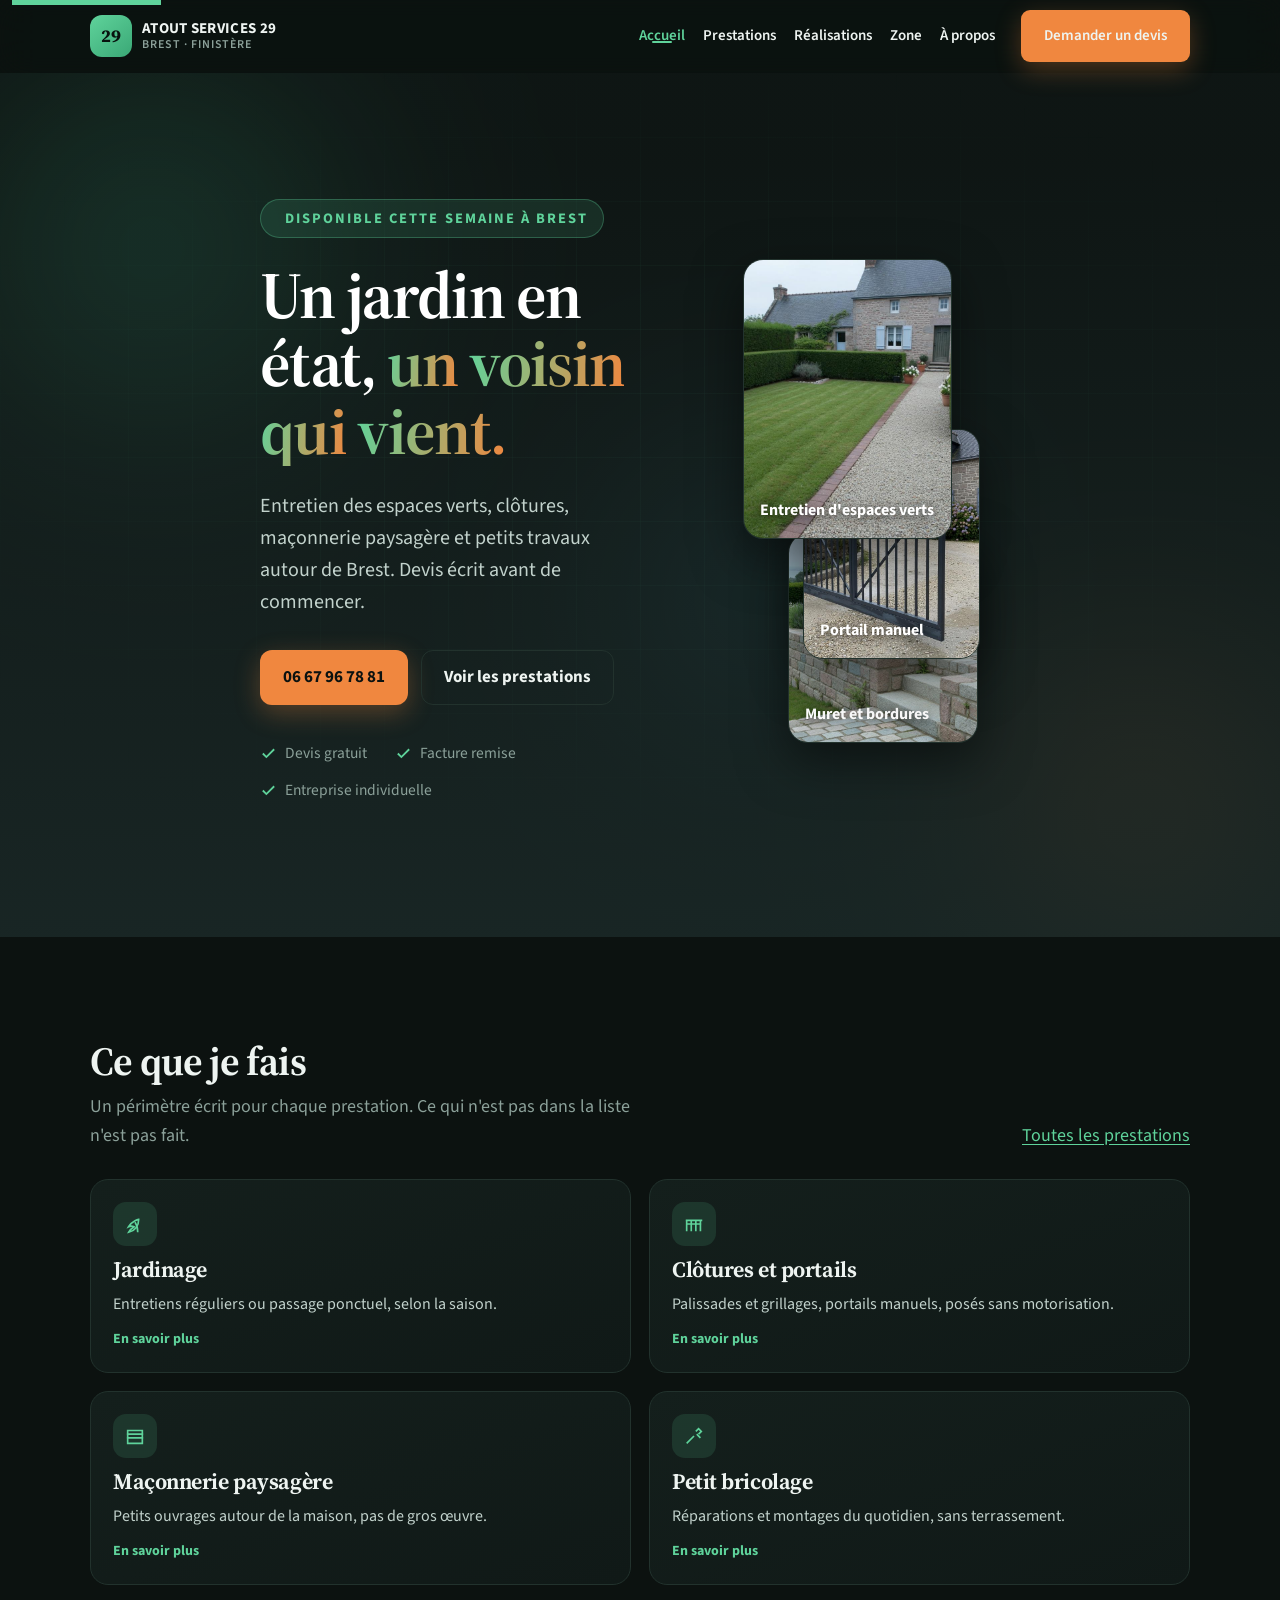
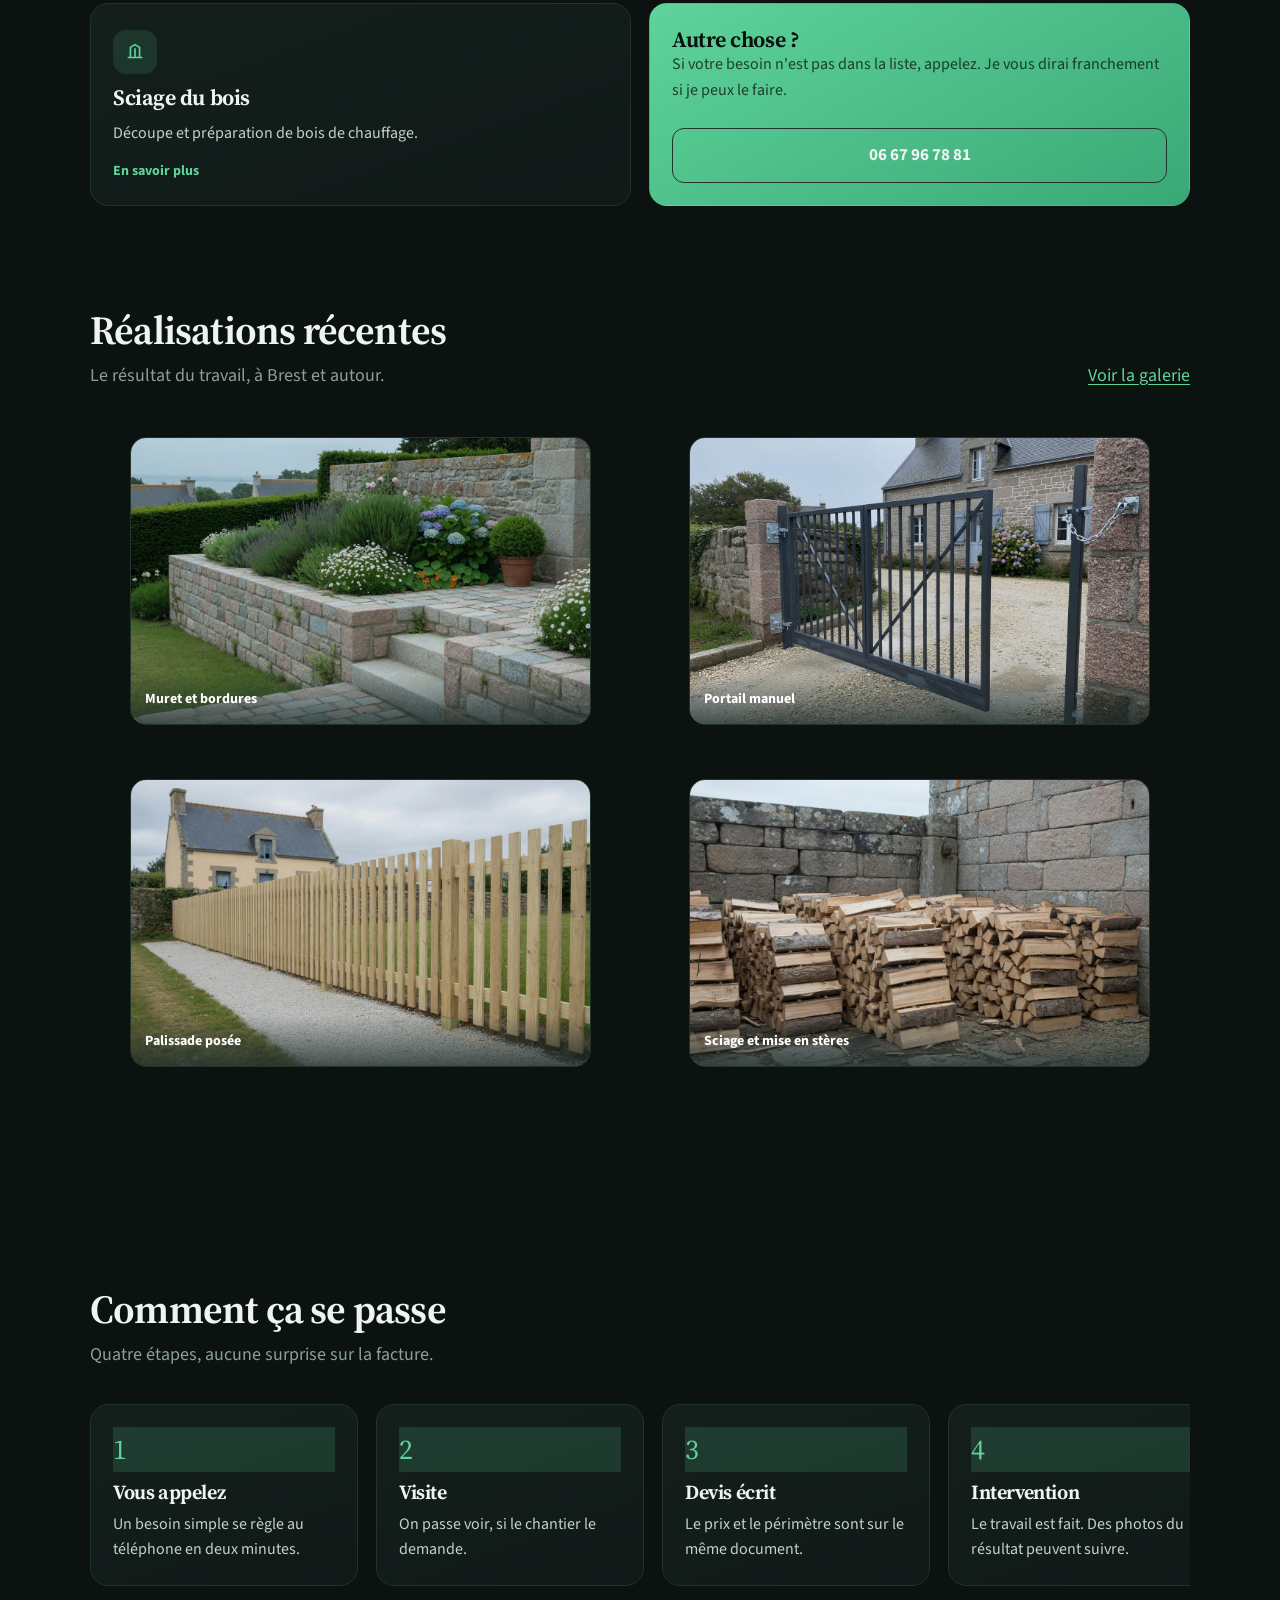
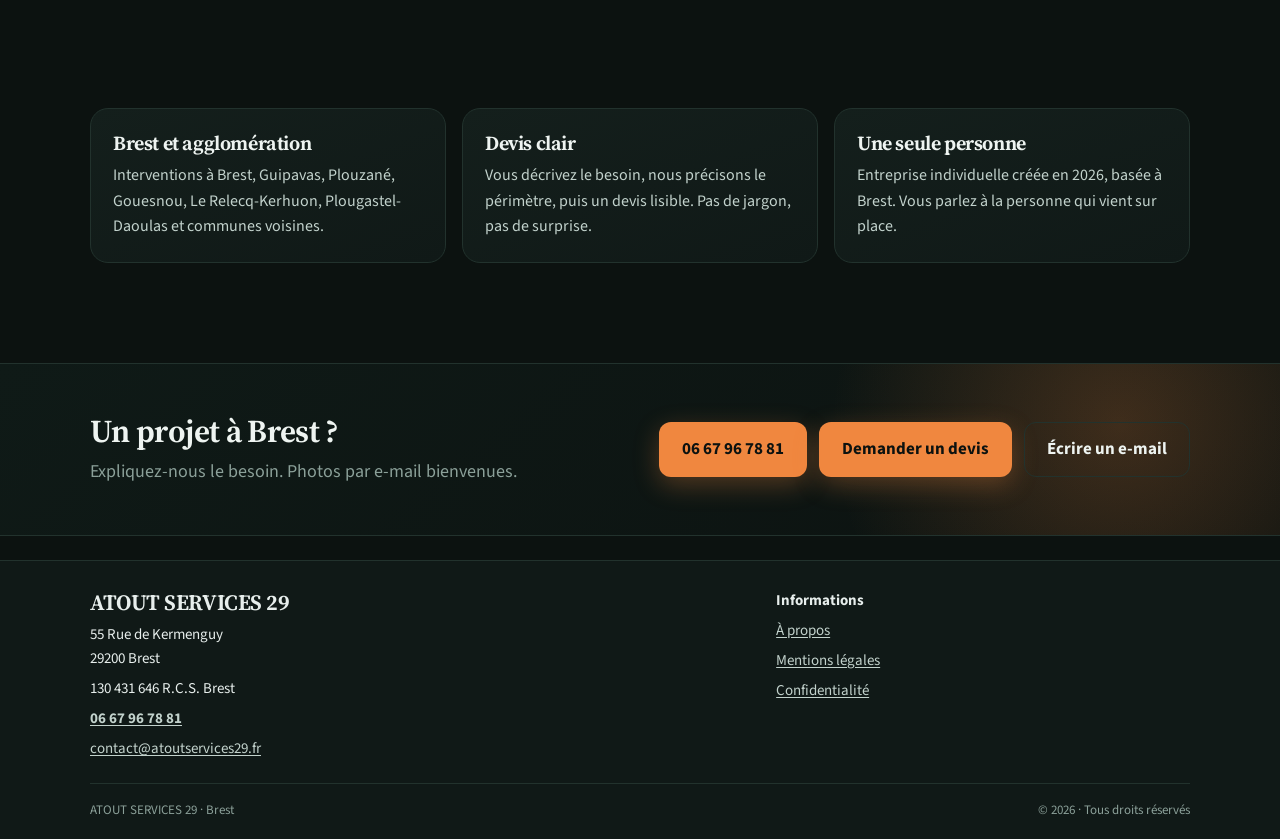
<file: index.html>
<!DOCTYPE html>
<html lang="fr">
<head>
  <meta charset="UTF-8">
  <meta name="viewport" content="width=device-width, initial-scale=1">
  <title>Jardinage et petits travaux à Brest | ATOUT SERVICES 29</title>
  <meta name="description" content="Entretien d'espaces verts, clôtures, maçonnerie paysagère et petits travaux à Brest et dans l'agglomération.">
  <link rel="canonical" href="https://atoutservices29.fr/">
  <meta property="og:title" content="ATOUT SERVICES 29">
  <meta property="og:description" content="Jardinage et petits travaux à Brest.">
  <meta property="og:image" content="https://atoutservices29.fr/img/og-cover.jpg">
  <meta property="og:type" content="website">
  <meta property="og:locale" content="fr_FR">
  <meta property="og:url" content="https://atoutservices29.fr/">
  <link rel="icon" href="img/favicon.svg" type="image/svg+xml">
  <link rel="icon" href="img/favicon.ico" sizes="32x32">
  <link rel="apple-touch-icon" href="img/apple-touch-icon.png">
  <link rel="preconnect" href="https://fonts.googleapis.com">
  <link rel="preconnect" href="https://fonts.gstatic.com" crossorigin>
  <link href="https://fonts.googleapis.com/css2?family=Source+Sans+3:wght@400;600;700&family=Source+Serif+4:opsz,wght@8..60,600;8..60,700&display=swap" rel="stylesheet">
  <link rel="stylesheet" href="css/style.css">
  <link rel="stylesheet" href="css/makietab.css">
</head>
<body>
  <a class="skip" href="#contenu">Aller au contenu</a>
  <header class="site-header">
    <div class="wrap header-inner">
      <a class="brand" href="index.html">
        <span class="brand-mark">29</span>
        <span class="brand-text"><strong>ATOUT SERVICES 29</strong><small>Brest · Finistère</small></span>
      </a>
      <button class="nav-toggle" type="button" data-nav-toggle aria-expanded="false" aria-controls="menu" aria-label="Ouvrir le menu">
        <span></span>
      </button>
      <nav class="nav" id="menu" data-nav>
        <a href="index.html" aria-current="page">Accueil</a>
        <a href="services.html">Prestations</a>
        <a href="realisations.html">Réalisations</a>
        <a href="zone.html">Zone</a>
        <a href="a-propos.html">À propos</a>
        <a class="btn btn-devis" href="contact.html">Demander un devis</a>
      </nav>
    </div>
  </header>

  <main id="contenu">
    <section class="hero">
      <div class="hero-orb hero-orb-1" aria-hidden="true"></div>
      <div class="hero-orb hero-orb-2" aria-hidden="true"></div>
      <div class="hero-orb hero-orb-3" aria-hidden="true"></div>
      <div class="wrap hero-inner">
        <div>
          <p class="kicker"><span class="dot" aria-hidden="true"></span> Disponible cette semaine &agrave; Brest</p>
          <h1><span class="word">Un</span> <span class="word">jardin</span> <span class="word">en</span> <span class="word">&eacute;tat,</span> <span class="word hl">un</span> <span class="word hl">voisin</span> <span class="word hl">qui</span> <span class="word hl">vient.</span></h1>
          <p class="lede rv">Entretien des espaces verts, cl&ocirc;tures, ma&ccedil;onnerie paysag&egrave;re et petits travaux autour de Brest. Devis &eacute;crit avant de commencer.</p>
          <div class="hero-actions rv rv-d1">
            <a class="btn btn-devis" href="tel:+336****7881" data-phone-wrap hidden data-phone-href>06 67 96 78 81</a>
            <a class="btn btn-ghost" href="services.html">Voir les prestations</a>
          </div>
          <ul class="hero-proof rv rv-d2">
            <li><svg width="17" height="17" viewBox="0 0 24 24" fill="none" stroke="currentColor" stroke-width="2.6" aria-hidden="true"><path d="M20 6 9 17l-5-5"/></svg> Devis gratuit</li>
            <li><svg width="17" height="17" viewBox="0 0 24 24" fill="none" stroke="currentColor" stroke-width="2.6" aria-hidden="true"><path d="M20 6 9 17l-5-5"/></svg> Facture remise</li>
            <li><svg width="17" height="17" viewBox="0 0 24 24" fill="none" stroke="currentColor" stroke-width="2.6" aria-hidden="true"><path d="M20 6 9 17l-5-5"/></svg> Entreprise individuelle</li>
          </ul>
        </div>
        <div class="hero-stack" id="stack">
          <figure class="stack-card sc-1 float"><img src="img/realisations/jardinage-brest-01.jpg" alt="Entretien d'un jardin &agrave; Brest" width="800" height="533"><figcaption class="lbl">Entretien d'espaces verts</figcaption></figure>
          <figure class="stack-card sc-2 float"><img src="img/realisations/portail-brest-01.jpg" alt="Portail manuel" width="800" height="533"><figcaption class="lbl">Portail manuel</figcaption></figure>
          <figure class="stack-card sc-3 float"><img src="img/realisations/maconnerie-paysagere-brest-01.jpg" alt="Ma&ccedil;onnerie paysag&egrave;re" width="800" height="533"><figcaption class="lbl">Muret et bordures</figcaption></figure>
        </div>
      </div>
    </section>

    <section class="section">
      <div class="wrap">
        <div class="section-head reveal">
          <div>
            <h2>Ce que je fais</h2>
            <p>Un périmètre écrit pour chaque prestation. Ce qui n'est pas dans la liste n'est pas fait.</p>
          </div>
          <a href="services.html">Toutes les prestations</a>
        </div>
        <div class="grid-6" id="svc">
          <a class="tile rv rv-d1" href="entretien-jardin-brest.html">
            <span class="tile-icon" aria-hidden="true">
              <svg width="22" height="22" viewBox="0 0 24 24" fill="none" stroke="currentColor" stroke-width="1.8"><path d="M5 21c8-2 11-8 11-14 0 0-7 1-11 8 2-1 4-1 6 0-3 2-5 4-6 6z"/><path d="M12 10c2 3 3 6 3 11"/></svg>
            </span>
            <h3>Jardinage</h3>
            <p>Entretiens r&eacute;guliers ou passage ponctuel, selon la saison.</p>
            <span>En savoir plus</span>
          </a>
          <a class="tile rv rv-d2" href="pose-cloture-brest.html">
            <span class="tile-icon" aria-hidden="true">
              <svg width="22" height="22" viewBox="0 0 24 24" fill="none" stroke="currentColor" stroke-width="1.8"><path d="M4 20V8m5 12V8m5 12V8m5 12V8M3 8h18M4 12h16"/></svg>
            </span>
            <h3>Cl&ocirc;tures et portails</h3>
            <p>Palissades et grillages, portails manuels, pos&eacute;s sans motorisation.</p>
            <span>En savoir plus</span>
          </a>
          <a class="tile rv rv-d3" href="services.html#maconnerie">
            <span class="tile-icon" aria-hidden="true">
              <svg width="22" height="22" viewBox="0 0 24 24" fill="none" stroke="currentColor" stroke-width="1.8"><path d="M3 10h18M3 14h18M4 6h16v14H4z"/></svg>
            </span>
            <h3>Ma&ccedil;onnerie paysag&egrave;re</h3>
            <p>Petits ouvrages autour de la maison, pas de gros &oelig;uvre.</p>
            <span>En savoir plus</span>
          </a>
          <a class="tile rv" href="services.html#bricolage">
            <span class="tile-icon" aria-hidden="true">
              <svg width="22" height="22" viewBox="0 0 24 24" fill="none" stroke="currentColor" stroke-width="1.8"><path d="M14 7l3-3 3 3-3 3M4 20l8-8"/><path d="M15 10l4 4"/></svg>
            </span>
            <h3>Petit bricolage</h3>
            <p>R&eacute;parations et montages du quotidien, sans terrassement.</p>
            <span>En savoir plus</span>
          </a>
          <a class="tile rv rv-d2" href="services.html#bois">
            <span class="tile-icon" aria-hidden="true">
              <svg width="22" height="22" viewBox="0 0 24 24" fill="none" stroke="currentColor" stroke-width="1.8"><path d="M4 18h16M7 18V7l5-3 5 3v11"/><path d="M12 8v10"/></svg>
            </span>
            <h3>Sciage du bois</h3>
            <p>D&eacute;coupe et pr&eacute;paration de bois de chauffage.</p>
            <span>En savoir plus</span>
          </a>
          <div class="tile tile-cta rv rv-d3">
            <div>
              <h3>Autre chose&nbsp;?</h3>
              <p>Si votre besoin n'est pas dans la liste, appelez. Je vous dirai franchement si je peux le faire.</p>
            </div>
            <a class="btn btn-ghost" href="tel:+336****7881" data-phone-wrap hidden data-phone-href>06 67 96 78 81</a>
          </div>
        </div>
      </div>
    </section>

    <section class="section reveal" style="padding-top:0">
      <div class="wrap">
        <div class="section-head">
          <div>
            <h2>Réalisations récentes</h2>
            <p>Le résultat du travail, à Brest et autour.</p>
          </div>
          <a href="realisations.html">Voir la galerie</a>
        </div>
        <div class="shots">
          <figure class="shot rv rv-d1">
            <img src="img/realisations/maconnerie-paysagere-brest-01.jpg" alt="Ma&ccedil;onnerie paysag&egrave;re &agrave; Brest" width="800" height="533" loading="lazy">
            <figcaption>Muret et bordures</figcaption>
          </figure>
          <figure class="shot rv rv-d2">
            <img src="img/realisations/portail-brest-01.jpg" alt="Portail manuel &agrave; Brest" width="800" height="533" loading="lazy">
            <figcaption>Portail manuel</figcaption>
          </figure>
          <figure class="shot rv rv-d3">
            <img src="img/realisations/palissade-brest-01.jpg" alt="Pose de palissade &agrave; Brest" width="800" height="533" loading="lazy">
            <figcaption>Palissade pos&eacute;e</figcaption>
          </figure>
          <figure class="shot rv rv-d4">
            <img src="img/realisations/sciage-bois-brest-01.jpg" alt="Sciage de bois &agrave; Brest" width="800" height="533" loading="lazy">
            <figcaption>Sciage et mise en st&egrave;res</figcaption>
          </figure>
        </div>
      </div>
    </section>

    <section class="section">
      <div class="wrap">
        <div class="section-head reveal">
          <div>
            <h2>Comment &ccedil;a se passe</h2>
            <p>Quatre étapes, aucune surprise sur la facture.</p>
          </div>
        </div>
        <div class="steps">
          <article class="card step rv rv-d1"><span>1</span><h3>Vous appelez</h3><p>Un besoin simple se règle au téléphone en deux minutes.</p></article>
          <article class="card step rv rv-d2"><span>2</span><h3>Visite</h3><p>On passe voir, si le chantier le demande.</p></article>
          <article class="card step rv rv-d3"><span>3</span><h3>Devis écrit</h3><p>Le prix et le périmètre sont sur le même document.</p></article>
          <article class="card step rv rv-d4"><span>4</span><h3>Intervention</h3><p>Le travail est fait. Des photos du résultat peuvent suivre.</p></article>
        </div>
      </div>
    </section>

    <section class="section" style="padding-top:0">
      <div class="wrap trust">
        <article class="card rv rv-d1" style="padding:22px">
          <h3>Brest et agglomération</h3>
          <p>Interventions à Brest, Guipavas, Plouzané, Gouesnou, Le Relecq-Kerhuon, Plougastel-Daoulas et communes voisines.</p>
        </article>
        <article class="card rv rv-d2" style="padding:22px">
          <h3>Devis clair</h3>
          <p>Vous décrivez le besoin, nous précisons le périmètre, puis un devis lisible. Pas de jargon, pas de surprise.</p>
        </article>
        <article class="card rv rv-d3" style="padding:22px">
          <h3>Une seule personne</h3>
          <p>Entreprise individuelle créée en 2026, basée à Brest. Vous parlez à la personne qui vient sur place.</p>
        </article>
      </div>
    </section>

    <section class="band">
      <div class="wrap">
        <div>
          <h2>Un projet à Brest&nbsp;?</h2>
          <p>Expliquez-nous le besoin. Photos par e-mail bienvenues.</p>
        </div>
        <div class="actions">
          <a class="btn btn-devis" href="tel:+33667967881" data-phone-wrap hidden data-phone-href>06 67 96 78 81</a>
          <a class="btn btn-devis" href="contact.html">Demander un devis</a>
          <a class="btn btn-ghost" href="mailto:contact@atoutservices29.fr" data-email-href>Écrire un e-mail</a>
        </div>
      </div>
    </section>
  </main>

  <footer class="site-footer">
    <div class="wrap">
      <div class="footer-grid">
        <div>
          <h2>ATOUT SERVICES 29</h2>
          <p>55 Rue de Kermenguy<br>29200 Brest</p>
          <p>130 431 646 R.C.S. Brest</p>
          <p><strong><a data-phone-href><span data-phone-label></span></a></strong></p>
          <p><a href="mailto:contact@atoutservices29.fr" data-email-href data-email-label>contact@atoutservices29.fr</a></p>
        </div>
        <div>
          <p><strong>Navigation</strong></p>
          <ul>
            <li><a href="services.html">Prestations</a></li>
            <li><a href="realisations.html">Réalisations</a></li>
            <li><a href="zone.html">Zone d’intervention</a></li>
            <li><a href="contact.html">Contact</a></li>
          </ul>
        </div>
        <div>
          <p><strong>Informations</strong></p>
          <ul>
            <li><a href="a-propos.html">À propos</a></li>
            <li><a href="mentions-legales.html">Mentions légales</a></li>
            <li><a href="politique-confidentialite.html">Confidentialité</a></li>
          </ul>
        </div>
      </div>
      <div class="legal-line">
        <span>ATOUT SERVICES 29 · Brest</span>
        <span>© <span data-year></span> · Tous droits réservés</span>
      </div>
    </div>
  </footer>

  <a class="fixed-cta" href="tel:+336****7881" data-phone-wrap hidden data-phone-href data-fixed-cta aria-label="Appeler ATOUT SERVICES 29">
    <svg width="20" height="20" viewBox="0 0 24 24" fill="none" stroke="currentColor" stroke-width="2.2" aria-hidden="true"><path d="M22 16.9v3a2 2 0 0 1-2.2 2 19.8 19.8 0 0 1-8.6-3.1 19.5 19.5 0 0 1-6-6A19.8 19.8 0 0 1 2.1 4.2 2 2 0 0 1 4.1 2h3a2 2 0 0 1 2 1.7c.1 1 .4 1.9.7 2.8a2 2 0 0 1-.5 2.1L8.1 9.9a16 16 0 0 0 6 6l1.3-1.2a2 2 0 0 1 2.1-.5c.9.3 1.8.6 2.8.7a2 2 0 0 1 1.7 2z"/></svg>
    06 67 96 78 81
  </a>

  <div class="callbar" role="navigation" aria-label="Actions rapides">
    <a class="btn btn-devis" href="contact.html">Devis</a>
    <a class="btn btn-accent" href="mailto:contact@atoutservices29.fr" data-email-href>E-mail</a>
    <a class="btn btn-ghost" href="tel:+33667967881" data-phone-wrap hidden data-phone-href>06 67 96 78 81</a>
  </div>

  <script type="application/ld+json">
  {
    "@context": "https://schema.org",
    "@type": "LocalBusiness",
    "name": "ATOUT SERVICES 29",
    "url": "https://atoutservices29.fr/",
    "email": "contact@atoutservices29.fr",
    "telephone": "+33667967881",
    "address": {
      "@type": "PostalAddress",
      "streetAddress": "55 Rue de Kermenguy",
      "addressLocality": "Brest",
      "postalCode": "29200",
      "addressCountry": "FR"
    },
    "areaServed": ["Brest", "Guipavas", "Plouzané", "Gouesnou", "Le Relecq-Kerhuon", "Plougastel-Daoulas"],
    "founder": "Krzysztof Miroslaw Lekki"
  }
  </script>
  <script src="js/main.js"></script>
</body>
</html>
</file>
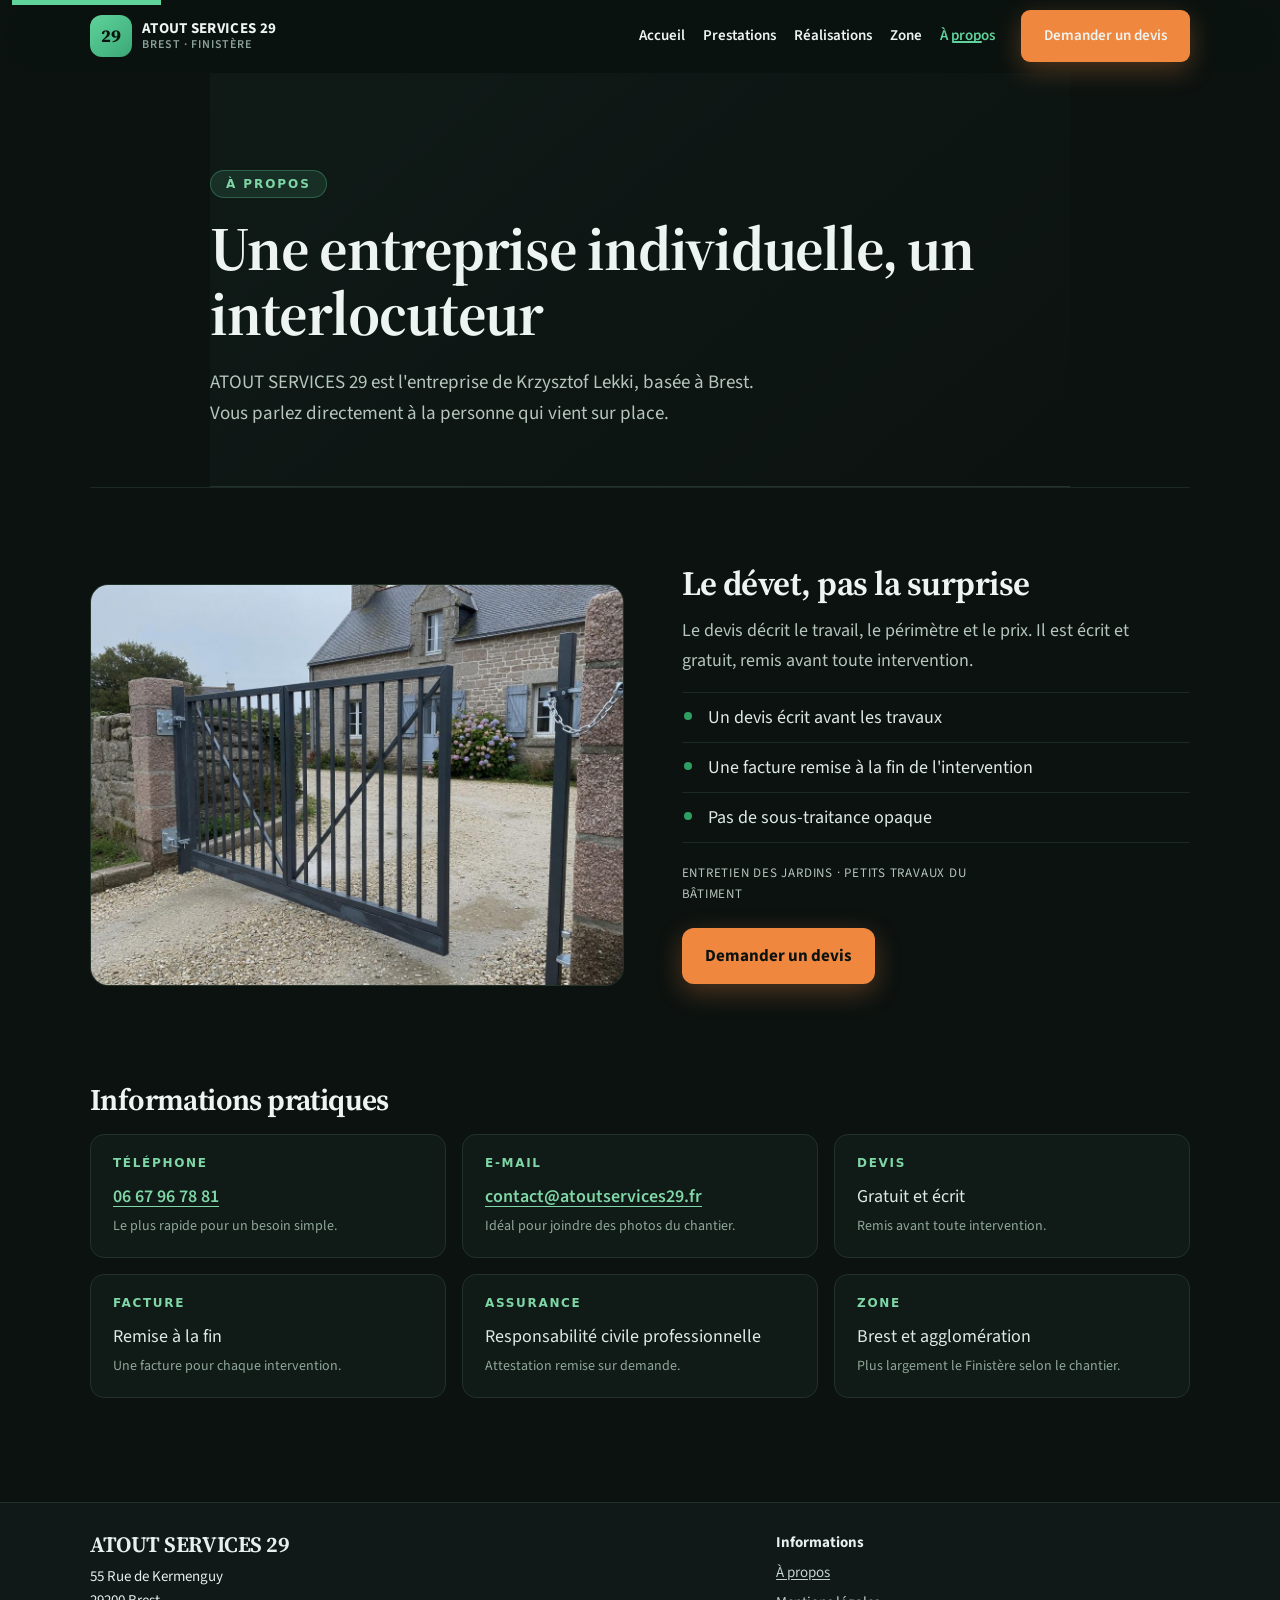
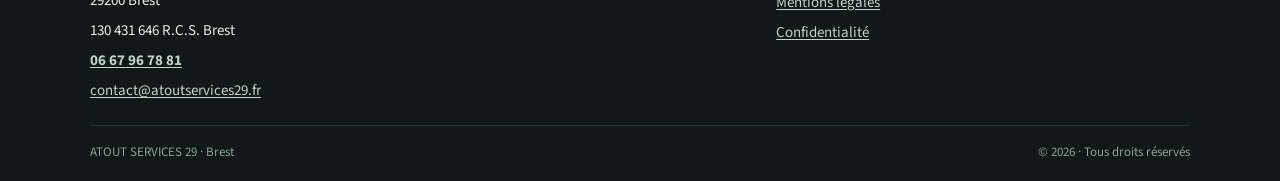
<file: a-propos.html>
<!DOCTYPE html>
<html lang="fr">
<head>
  <meta charset="UTF-8">
  <meta name="viewport" content="width=device-width, initial-scale=1">
  <title>À propos | ATOUT SERVICES 29</title>
  <meta name="description" content="Krzysztof Lekki, ATOUT SERVICES 29 à Brest. Entreprise créée en 2026, devis clair, déplacement dans le Finistère.">
  <link rel="canonical" href="https://atoutservices29.fr/a-propos">
  <meta property="og:title" content="À propos | ATOUT SERVICES 29">
  <meta property="og:description" content="Jardinage et petits travaux du bâtiment à Brest.">
  <meta property="og:image" content="https://atoutservices29.fr/img/og-cover.jpg">
  <meta property="og:type" content="website">
  <meta property="og:locale" content="fr_FR">
  <link rel="icon" href="img/favicon.svg" type="image/svg+xml">
  <link rel="icon" href="img/favicon.ico" sizes="32x32">
  <link rel="apple-touch-icon" href="img/apple-touch-icon.png">
  <link rel="preconnect" href="https://fonts.googleapis.com">
  <link rel="preconnect" href="https://fonts.gstatic.com" crossorigin>
  <link href="https://fonts.googleapis.com/css2?family=Source+Sans+3:wght@400;600;700&family=Source+Serif+4:opsz,wght@8..60,600;8..60,700&display=swap" rel="stylesheet">
  <link rel="stylesheet" href="css/style.css">
  <link rel="stylesheet" href="css/makietab.css">
</head>
<body>
  <a class="skip" href="#contenu">Aller au contenu</a>
  <header class="site-header">
    <div class="wrap header-inner">
      <a class="brand" href="index.html">
        <span class="brand-mark">29</span>
        <span class="brand-text"><strong>ATOUT SERVICES 29</strong><small>Brest · Finistère</small></span>
      </a>
      <button class="nav-toggle" type="button" data-nav-toggle aria-expanded="false" aria-controls="menu" aria-label="Ouvrir le menu"><span></span></button>
      <nav class="nav" id="menu" data-nav>
        <a href="index.html">Accueil</a>
        <a href="services.html">Prestations</a>
        <a href="realisations.html">Réalisations</a>
        <a href="zone.html">Zone</a>
        <a href="a-propos.html" aria-current="page">À propos</a>
        <a class="btn btn-devis" href="contact.html">Demander un devis</a>
      </nav>
    </div>
  </header>

  <main id="contenu">
    <header class="wrap page-hero">
      <p class="eyebrow">&Agrave; propos</p>
      <h1>Une entreprise individuelle, un interlocuteur</h1>
      <p class="lede">ATOUT SERVICES 29 est l'entreprise de Krzysztof Lekki, bas&eacute;e &agrave; Brest. Vous parlez directement &agrave; la personne qui vient sur place.</p>
    </header>

    <section class="wrap svc">
      <figure class="svc-media">
        <img src="img/realisations/portail-brest-01.jpg" alt="Portail et acc&egrave;s d'une propri&eacute;t&eacute;" loading="eager" width="800" height="600">
      </figure>
      <div class="svc-body">
        <h2>Le d&eacute;vet, pas la surprise</h2>
        <p>Le devis d&eacute;crit le travail, le p&eacute;rim&egrave;tre et le prix. Il est &eacute;crit et gratuit, remis avant toute intervention.</p>
        <ul class="svc-list">
          <li>Un devis &eacute;crit avant les travaux</li>
          <li>Une facture remise &agrave; la fin de l'intervention</li>
          <li>Pas de sous-traitance opaque</li>
        </ul>
        <p class="svc-for">Entretien des jardins &middot; Petits travaux du b&acirc;timent</p>
        <p class="svc-cta"><a class="btn btn-devis" href="contact.html">Demander un devis</a></p>
      </div>
    </section>

    <section class="wrap info-grid">
      <h2>Informations pratiques</h2>
      <div class="info-cards">
        <div class="info-card">
          <h3>T&eacute;l&eacute;phone</h3>
          <p><a data-phone-href><span data-phone-label></span></a></p>
          <p>Le plus rapide pour un besoin simple.</p>
        </div>
        <div class="info-card">
          <h3>E-mail</h3>
          <p><a data-email-href>contact@atoutservices29.fr</a></p>
          <p>Id&eacute;al pour joindre des photos du chantier.</p>
        </div>
        <div class="info-card">
          <h3>Devis</h3>
          <p>Gratuit et &eacute;crit</p>
          <p>Remis avant toute intervention.</p>
        </div>
        <div class="info-card">
          <h3>Facture</h3>
          <p>Remise &agrave; la fin</p>
          <p>Une facture pour chaque intervention.</p>
        </div>
        <div class="info-card">
          <h3>Assurance</h3>
          <p>Responsabilit&eacute; civile professionnelle</p>
          <p>Attestation remise sur demande.</p>
        </div>
        <div class="info-card">
          <h3>Zone</h3>
          <p>Brest et agglom&eacute;ration</p>
          <p>Plus largement le Finist&egrave;re selon le chantier.</p>
        </div>
      </div>
    </section>
  </main>

  <footer class="site-footer">
    <div class="wrap">
      <div class="footer-grid">
        <div>
          <h2>ATOUT SERVICES 29</h2>
          <p>55 Rue de Kermenguy<br>29200 Brest</p>
          <p>130 431 646 R.C.S. Brest</p>
          <p><strong><a data-phone-href><span data-phone-label></span></a></strong></p>
          <p><a href="mailto:contact@atoutservices29.fr" data-email-href data-email-label>contact@atoutservices29.fr</a></p>
        </div>
        <div>
          <p><strong>Navigation</strong></p>
          <ul>
            <li><a href="services.html">Prestations</a></li>
            <li><a href="realisations.html">Réalisations</a></li>
            <li><a href="zone.html">Zone d’intervention</a></li>
            <li><a href="contact.html">Contact</a></li>
          </ul>
        </div>
        <div>
          <p><strong>Informations</strong></p>
          <ul>
            <li><a href="a-propos.html">À propos</a></li>
            <li><a href="mentions-legales.html">Mentions légales</a></li>
            <li><a href="politique-confidentialite.html">Confidentialité</a></li>
          </ul>
        </div>
      </div>
      <div class="legal-line">
        <span>ATOUT SERVICES 29 · Brest</span>
        <span>© <span data-year></span> · Tous droits réservés</span>
      </div>
    </div>
  </footer>
  <div class="callbar" role="navigation" aria-label="Actions rapides">
    <a class="btn btn-devis" href="contact.html">Devis</a>
    <a class="btn btn-accent" href="tel:+33667967881" data-phone-wrap hidden data-phone-href>06 67 96 78 81</a>
    <a class="btn btn-ghost" href="mailto:contact@atoutservices29.fr" data-email-href>E-mail</a>
  </div>
  <script src="js/main.js"></script>
</body>
</html>
</file>
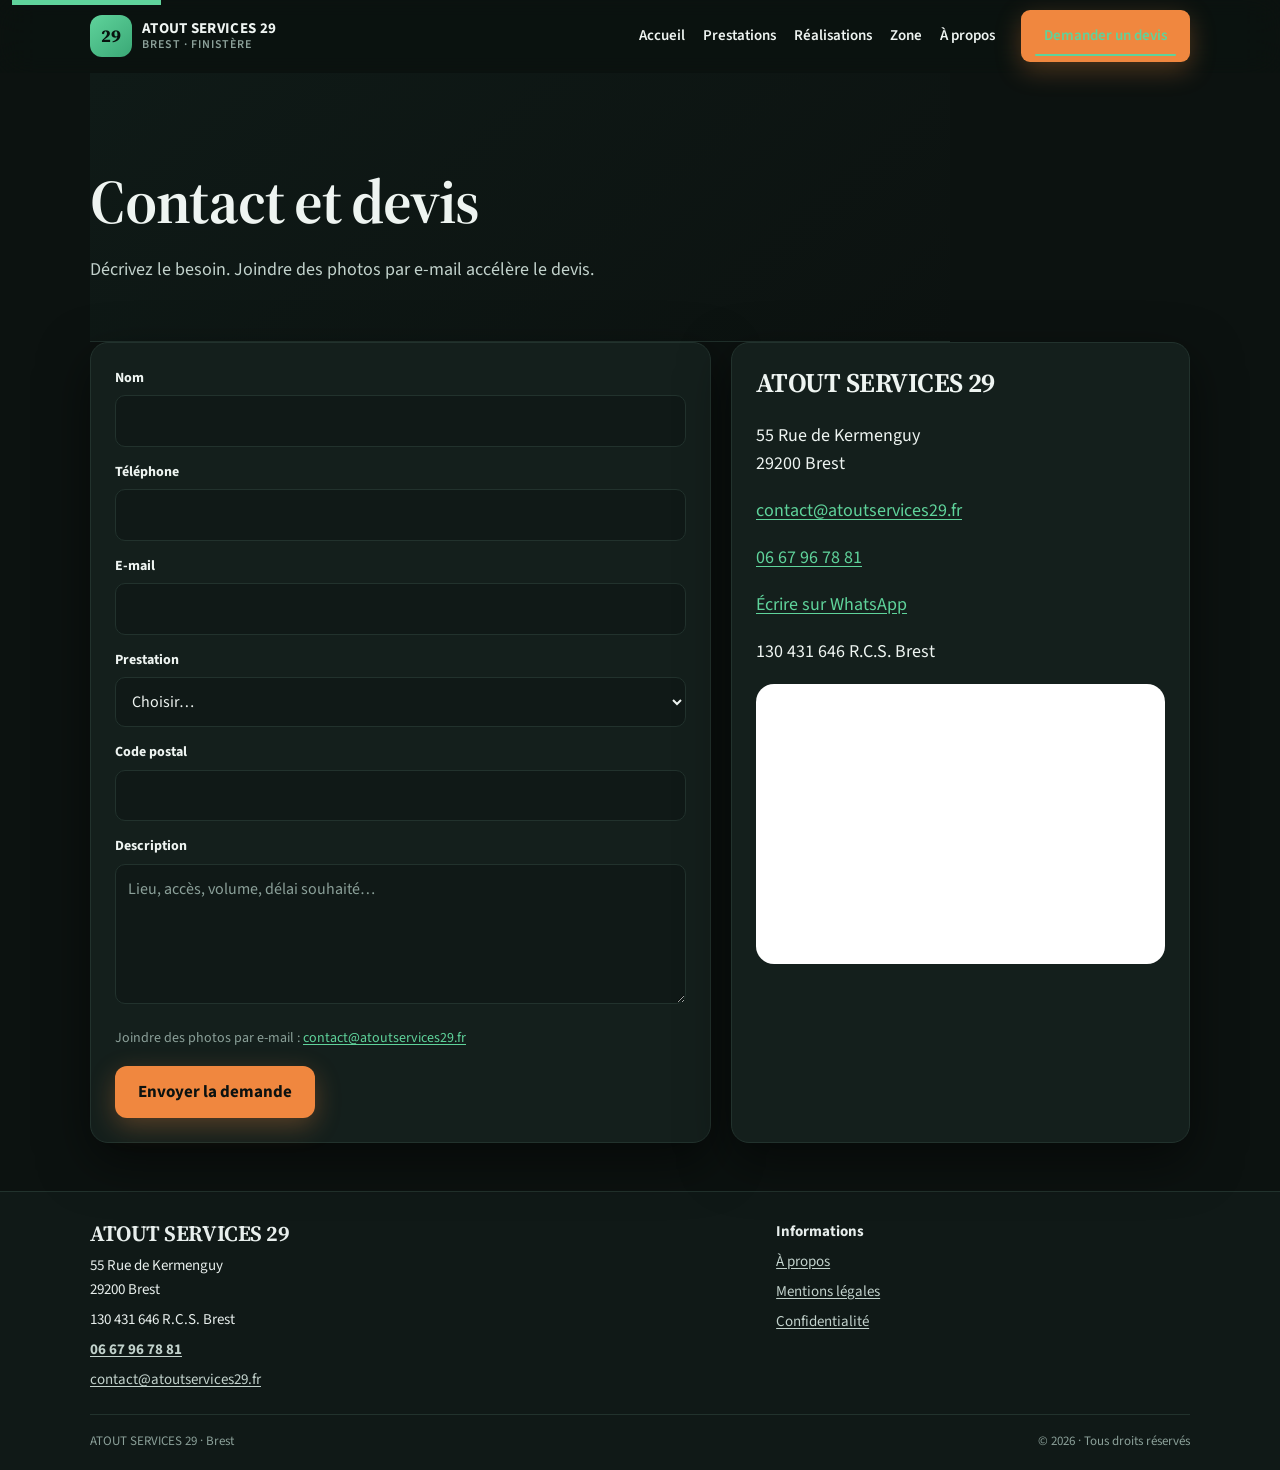
<file: contact.html>
<!DOCTYPE html>
<html lang="fr">
<head>
  <meta charset="UTF-8">
  <meta name="viewport" content="width=device-width, initial-scale=1">
  <title>Demander un devis à Brest | ATOUT SERVICES 29</title>
  <meta name="description" content="Demandez un devis pour un jardin, une clôture ou un petit chantier à Brest. Formulaire, e-mail et plan.">
  <link rel="canonical" href="https://atoutservices29.fr/contact">
  <meta property="og:title" content="Contact | ATOUT SERVICES 29">
  <meta property="og:description" content="Devis jardinage et petits travaux à Brest.">
  <meta property="og:image" content="https://atoutservices29.fr/img/og-cover.jpg">
  <meta property="og:type" content="website">
  <meta property="og:locale" content="fr_FR">
  <link rel="icon" href="img/favicon.svg" type="image/svg+xml">
  <link rel="icon" href="img/favicon.ico" sizes="32x32">
  <link rel="apple-touch-icon" href="img/apple-touch-icon.png">
  <link rel="preconnect" href="https://fonts.googleapis.com">
  <link rel="preconnect" href="https://fonts.gstatic.com" crossorigin>
  <link href="https://fonts.googleapis.com/css2?family=Source+Sans+3:wght@400;600;700&family=Source+Serif+4:opsz,wght@8..60,600;8..60,700&display=swap" rel="stylesheet">
  <link rel="stylesheet" href="css/style.css">
  <link rel="stylesheet" href="css/makietab.css">
</head>
<body>
  <a class="skip" href="#contenu">Aller au contenu</a>
  <header class="site-header">
    <div class="wrap header-inner">
      <a class="brand" href="index.html">
        <span class="brand-mark">29</span>
        <span class="brand-text"><strong>ATOUT SERVICES 29</strong><small>Brest · Finistère</small></span>
      </a>
      <button class="nav-toggle" type="button" data-nav-toggle aria-expanded="false" aria-controls="menu" aria-label="Ouvrir le menu"><span></span></button>
      <nav class="nav" id="menu" data-nav>
        <a href="index.html">Accueil</a>
        <a href="services.html">Prestations</a>
        <a href="realisations.html">Réalisations</a>
        <a href="zone.html">Zone</a>
        <a href="a-propos.html">À propos</a>
        <a class="btn btn-devis" href="contact.html" aria-current="page">Demander un devis</a>
      </nav>
    </div>
  </header>

  <main id="contenu" class="wrap">
    <header class="page-hero">
      <h1>Contact et devis</h1>
      <p>Décrivez le besoin. Joindre des photos par e-mail accélère le devis.</p>
    </header>

    <div class="contact-grid" style="margin-bottom:48px">
      <form class="form-card" action="/api/contact" method="POST" data-contact-form>
        <p class="form-error" data-form-status hidden></p>

        <label for="name">Nom</label>
        <input id="name" name="name" autocomplete="name" required>

        <label for="phone">Téléphone</label>
        <input id="phone" name="phone" type="tel" autocomplete="tel" required>

        <label for="email">E-mail</label>
        <input id="email" name="email" type="email" autocomplete="email">

        <label for="service">Prestation</label>
        <select id="service" name="service" required>
          <option value="">Choisir…</option>
          <option>Jardinage</option>
          <option>Bricolage</option>
          <option>Clôture / portail</option>
          <option>Maçonnerie paysagère</option>
          <option>Sciage du bois</option>
          <option>Autre</option>
        </select>

        <label for="cp">Code postal</label>
        <input id="cp" name="code_postal" inputmode="numeric" maxlength="5" required>

        <label for="message">Description</label>
        <textarea id="message" name="message" required placeholder="Lieu, accès, volume, délai souhaité…"></textarea>

        <input class="honeypot" type="text" name="botcheck" tabindex="-1" autocomplete="off">

        <p style="font-size:14px;color:var(--muted);margin:0 0 16px">Joindre des photos par e-mail : <a href="mailto:contact@atoutservices29.fr" data-email-href>contact@atoutservices29.fr</a></p>
        <button class="btn btn-devis" type="submit">Envoyer la demande</button>
      </form>

      <aside class="contact-aside">
        <h2 style="margin-top:0">ATOUT SERVICES 29</h2>
        <p>55 Rue de Kermenguy<br>29200 Brest</p>
        <p><a href="mailto:contact@atoutservices29.fr" data-email-href data-email-label>contact@atoutservices29.fr</a></p>
        <p data-phone-wrap hidden><a data-phone-href><span data-phone-label></span></a></p>
        <p><a data-whatsapp hidden>Écrire sur WhatsApp</a></p>
        <p>130 431 646 R.C.S. Brest</p>
        <iframe class="map" title="Carte — 55 Rue de Kermenguy, Brest" src="https://maps.google.com/maps?q=55%20Rue%20de%20Kermenguy%2C%2029200%20Brest&amp;output=embed" loading="lazy" referrerpolicy="no-referrer-when-downgrade"></iframe>
      </aside>
    </div>
  </main>

  <footer class="site-footer">
    <div class="wrap">
      <div class="footer-grid">
        <div>
          <h2>ATOUT SERVICES 29</h2>
          <p>55 Rue de Kermenguy<br>29200 Brest</p>
          <p>130 431 646 R.C.S. Brest</p>
          <p><strong><a data-phone-href><span data-phone-label></span></a></strong></p>
          <p><a href="mailto:contact@atoutservices29.fr" data-email-href data-email-label>contact@atoutservices29.fr</a></p>
        </div>
        <div>
          <p><strong>Navigation</strong></p>
          <ul>
            <li><a href="services.html">Prestations</a></li>
            <li><a href="realisations.html">Réalisations</a></li>
            <li><a href="zone.html">Zone d’intervention</a></li>
            <li><a href="contact.html">Contact</a></li>
          </ul>
        </div>
        <div>
          <p><strong>Informations</strong></p>
          <ul>
            <li><a href="a-propos.html">À propos</a></li>
            <li><a href="mentions-legales.html">Mentions légales</a></li>
            <li><a href="politique-confidentialite.html">Confidentialité</a></li>
          </ul>
        </div>
      </div>
      <div class="legal-line">
        <span>ATOUT SERVICES 29 · Brest</span>
        <span>© <span data-year></span> · Tous droits réservés</span>
      </div>
    </div>
  </footer>
  <div class="callbar" role="navigation" aria-label="Actions rapides">
    <a class="btn btn-devis" href="contact.html">Devis</a>
    <a class="btn btn-accent" href="tel:+33667967881" data-phone-wrap hidden data-phone-href>06 67 96 78 81</a>
    <a class="btn btn-ghost" href="mailto:contact@atoutservices29.fr" data-email-href>E-mail</a>
  </div>
  <script src="js/main.js"></script>
</body>
</html>
</file>
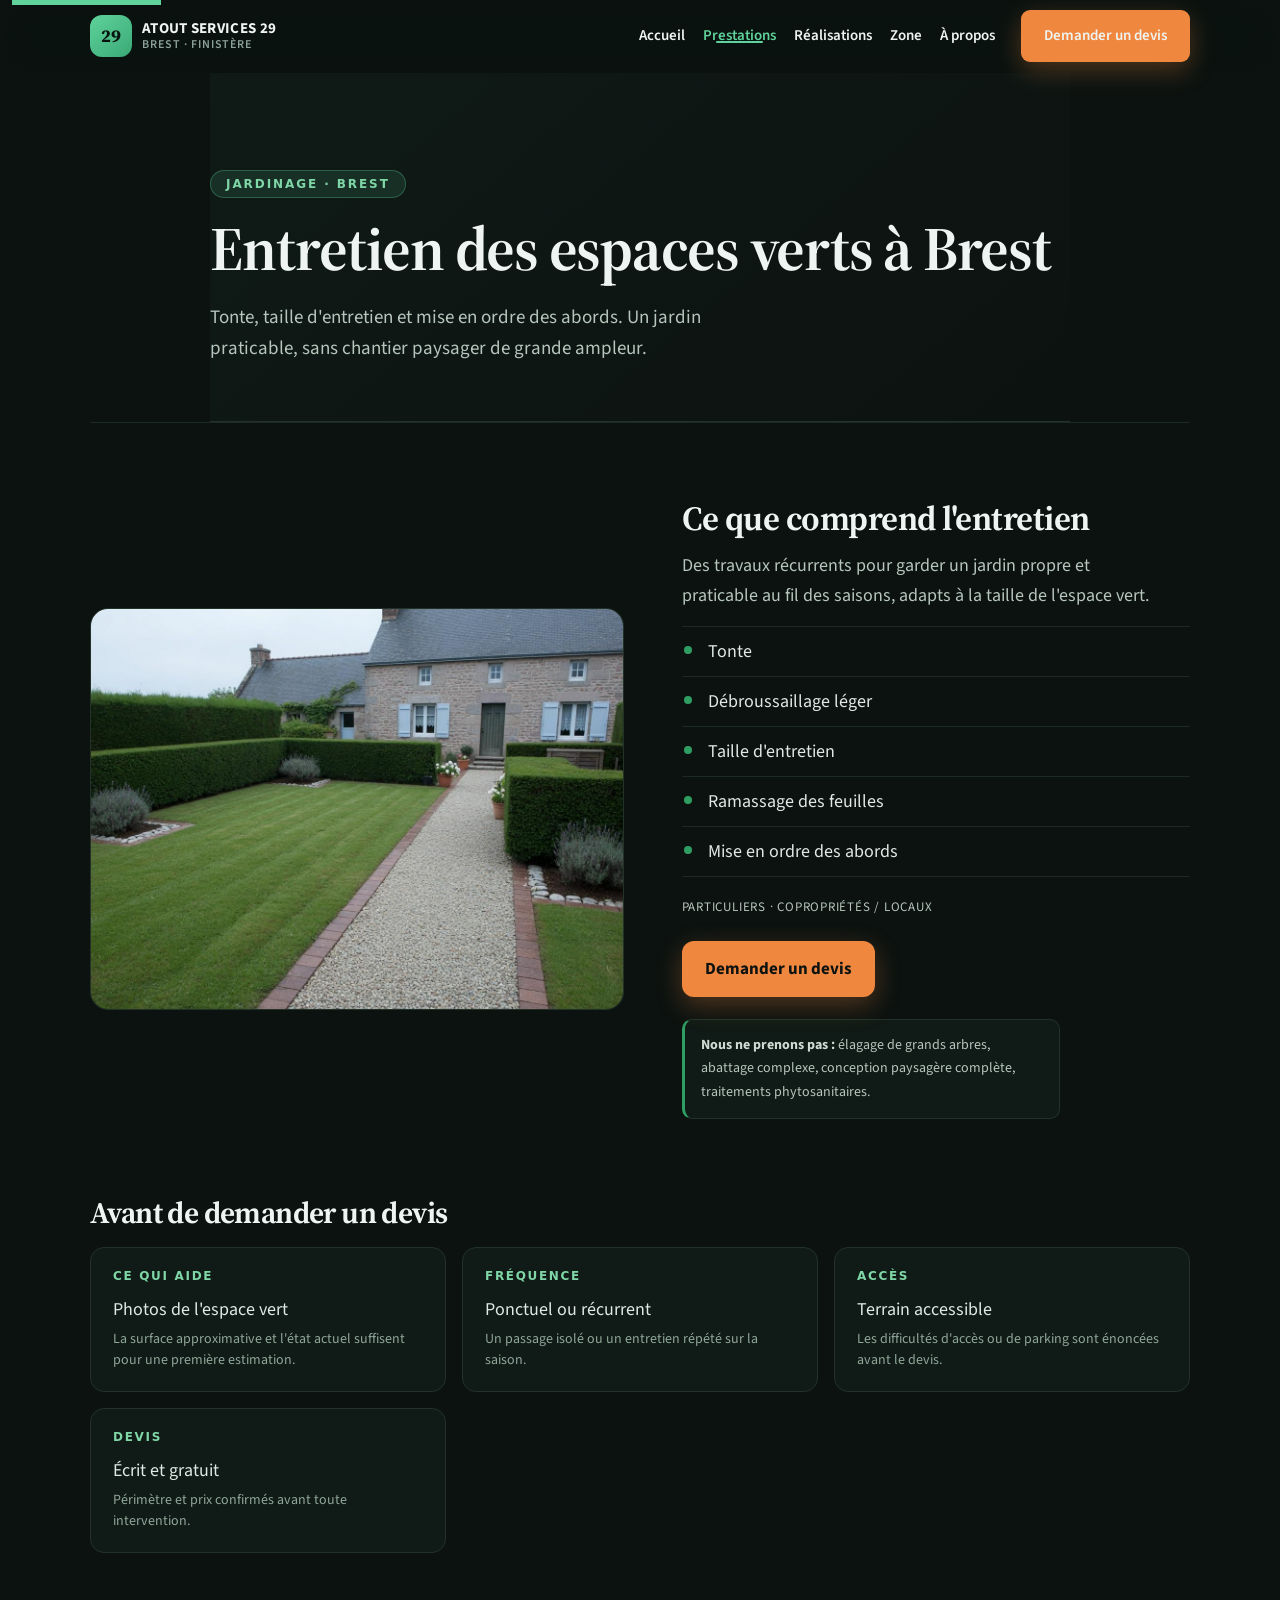
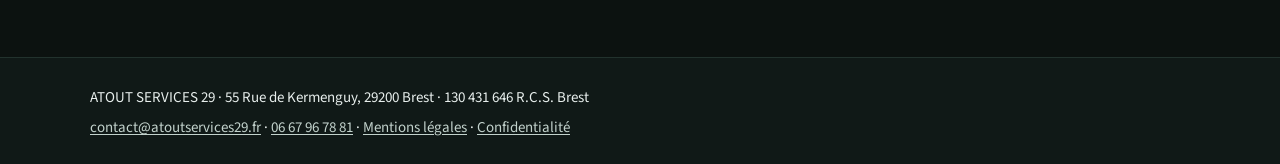
<file: entretien-jardin-brest.html>
<!DOCTYPE html>
<html lang="fr">
<head>
  <meta charset="UTF-8">
  <meta name="viewport" content="width=device-width, initial-scale=1">
  <title>Entretien espaces verts Brest | ATOUT SERVICES 29</title>
  <meta name="description" content="Entretien d’espaces verts à Brest : tonte, taille d’entretien, abords. Devis écrit, déplacement dans le 29.">
  <link rel="canonical" href="https://atoutservices29.fr/entretien-jardin-brest">
  <meta property="og:title" content="Entretien espaces verts Brest | ATOUT SERVICES 29">
  <meta property="og:description" content="Petits travaux de jardinage à Brest et dans l’agglomération.">
  <meta property="og:image" content="https://atoutservices29.fr/img/og-cover.jpg">
  <meta property="og:type" content="website">
  <meta property="og:locale" content="fr_FR">
  <link rel="icon" href="img/favicon.svg" type="image/svg+xml">
  <link rel="icon" href="img/favicon.ico" sizes="32x32">
  <link rel="apple-touch-icon" href="img/apple-touch-icon.png">
  <link rel="preconnect" href="https://fonts.googleapis.com">
  <link rel="preconnect" href="https://fonts.gstatic.com" crossorigin>
  <link href="https://fonts.googleapis.com/css2?family=Source+Sans+3:wght@400;600;700&family=Source+Serif+4:opsz,wght@8..60,600;8..60,700&display=swap" rel="stylesheet">
  <link rel="stylesheet" href="css/style.css">
  <link rel="stylesheet" href="css/makietab.css">
</head>
<body>
  <a class="skip" href="#contenu">Aller au contenu</a>
  <header class="site-header">
    <div class="wrap header-inner">
      <a class="brand" href="index.html"><span class="brand-mark">29</span><span class="brand-text"><strong>ATOUT SERVICES 29</strong><small>Brest · Finistère</small></span></a>
      <button class="nav-toggle" type="button" data-nav-toggle aria-expanded="false" aria-controls="menu" aria-label="Ouvrir le menu"><span></span></button>
      <nav class="nav" id="menu" data-nav>
        <a href="index.html">Accueil</a>
        <a href="services.html" aria-current="page">Prestations</a>
        <a href="realisations.html">Réalisations</a>
        <a href="zone.html">Zone</a>
        <a href="a-propos.html">À propos</a>
        <a class="btn btn-devis" href="contact.html?service=Jardinage">Demander un devis</a>
      </nav>
    </div>
  </header>
  <main id="contenu">
    <header class="wrap page-hero">
      <p class="eyebrow">Jardinage &middot; Brest</p>
      <h1>Entretien des espaces verts &agrave; Brest</h1>
      <p class="lede">Tonte, taille d'entretien et mise en ordre des abords. Un jardin praticable, sans chantier paysager de grande ampleur.</p>
    </header>

    <section class="wrap svc">
      <figure class="svc-media">
        <img src="img/realisations/jardinage-brest-01.jpg" alt="Jardin entretenu devant une maison en pierre" loading="eager" width="1248" height="832">
      </figure>
      <div class="svc-body">
        <h2>Ce que comprend l'entretien</h2>
        <p>Des travaux r&eacute;currents pour garder un jardin propre et praticable au fil des saisons, adapts &agrave; la taille de l'espace vert.</p>
        <ul class="svc-list">
          <li>Tonte</li>
          <li>D&eacute;broussaillage l&eacute;ger</li>
          <li>Taille d'entretien</li>
          <li>Ramassage des feuilles</li>
          <li>Mise en ordre des abords</li>
        </ul>
        <p class="svc-for">Particuliers &middot; Copropri&eacute;t&eacute;s / locaux</p>
        <p class="svc-cta"><a class="btn btn-devis" href="contact.html?service=Jardinage">Demander un devis</a></p>
        <p class="svc-scope"><strong>Nous ne prenons pas :</strong> &eacute;lagage de grands arbres, abattage complexe, conception paysag&egrave;re compl&egrave;te, traitements phytosanitaires.</p>
      </div>
    </section>

    <section class="wrap info-grid">
      <h2>Avant de demander un devis</h2>
      <div class="info-cards">
        <div class="info-card">
          <h3>Ce qui aide</h3>
          <p>Photos de l'espace vert</p>
          <p>La surface approximative et l'&eacute;tat actuel suffisent pour une premi&egrave;re estimation.</p>
        </div>
        <div class="info-card">
          <h3>Fr&eacute;quence</h3>
          <p>Ponctuel ou r&eacute;current</p>
          <p>Un passage isol&eacute; ou un entretien r&eacute;p&eacute;t&eacute; sur la saison.</p>
        </div>
        <div class="info-card">
          <h3>Acc&egrave;s</h3>
          <p>Terrain accessible</p>
          <p>Les difficult&eacute;s d'acc&egrave;s ou de parking sont &eacute;nonc&eacute;es avant le devis.</p>
        </div>
        <div class="info-card">
          <h3>Devis</h3>
          <p>&Eacute;crit et gratuit</p>
          <p>P&eacute;rim&egrave;tre et prix confirm&eacute;s avant toute intervention.</p>
        </div>
      </div>
    </section>
  </main>
  <footer class="site-footer">
    <div class="wrap">
      <p>ATOUT SERVICES 29 · 55 Rue de Kermenguy, 29200 Brest · 130 431 646 R.C.S. Brest</p>
      <p><a href="mailto:contact@atoutservices29.fr">contact@atoutservices29.fr</a> · <a data-phone-href><span data-phone-label></span></a> · <a href="mentions-legales.html">Mentions légales</a> · <a href="politique-confidentialite.html">Confidentialité</a></p>
    </div>
  </footer>
  <div class="callbar"><a class="btn btn-devis" href="contact.html?service=Jardinage">Devis</a><a class="btn btn-accent" href="tel:+33667967881" data-phone-wrap hidden data-phone-href>06 67 96 78 81</a></div>
  <script src="js/main.js"></script>
</body>
</html>
</file>
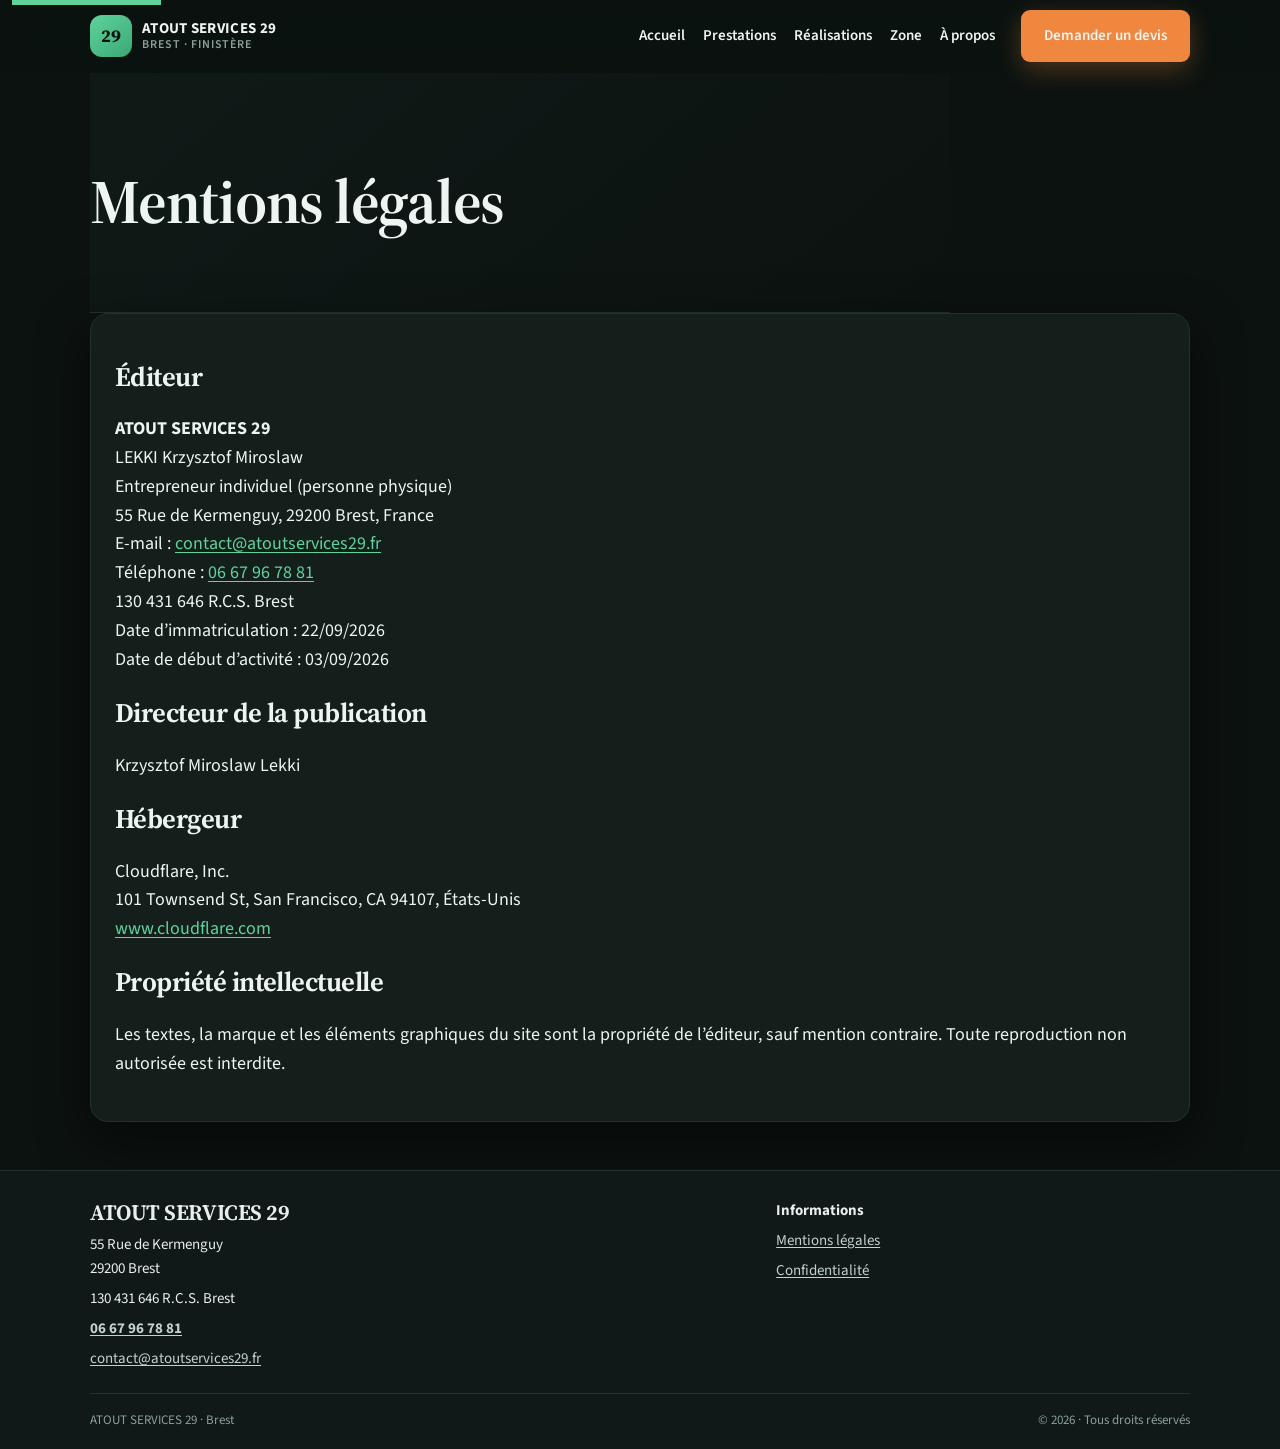
<file: mentions-legales.html>
<!DOCTYPE html>
<html lang="fr">
<head>
  <meta charset="UTF-8">
  <meta name="viewport" content="width=device-width, initial-scale=1">
  <title>Mentions légales | ATOUT SERVICES 29</title>
  <meta name="description" content="Mentions légales du site ATOUT SERVICES 29, entreprise individuelle à Brest.">
  <link rel="canonical" href="https://atoutservices29.fr/mentions-legales">
  <meta property="og:title" content="Mentions légales | ATOUT SERVICES 29">
  <meta property="og:description" content="Éditeur, hébergeur et informations légales.">
  <meta property="og:image" content="https://atoutservices29.fr/img/og-cover.jpg">
  <meta property="og:type" content="website">
  <meta property="og:locale" content="fr_FR">
  <link rel="icon" href="img/favicon.svg" type="image/svg+xml">
  <link rel="icon" href="img/favicon.ico" sizes="32x32">
  <link rel="apple-touch-icon" href="img/apple-touch-icon.png">
  <link rel="preconnect" href="https://fonts.googleapis.com">
  <link rel="preconnect" href="https://fonts.gstatic.com" crossorigin>
  <link href="https://fonts.googleapis.com/css2?family=Source+Sans+3:wght@400;600;700&family=Source+Serif+4:opsz,wght@8..60,600;8..60,700&display=swap" rel="stylesheet">
  <link rel="stylesheet" href="css/style.css">
  <link rel="stylesheet" href="css/makietab.css">
</head>
<body>
  <a class="skip" href="#contenu">Aller au contenu</a>
  <header class="site-header">
    <div class="wrap header-inner">
      <a class="brand" href="index.html">
        <span class="brand-mark">29</span>
        <span class="brand-text"><strong>ATOUT SERVICES 29</strong><small>Brest · Finistère</small></span>
      </a>
      <button class="nav-toggle" type="button" data-nav-toggle aria-expanded="false" aria-controls="menu" aria-label="Ouvrir le menu"><span></span></button>
      <nav class="nav" id="menu" data-nav>
        <a href="index.html">Accueil</a>
        <a href="services.html">Prestations</a>
        <a href="realisations.html">Réalisations</a>
        <a href="zone.html">Zone</a>
        <a href="a-propos.html">À propos</a>
        <a class="btn btn-devis" href="contact.html">Demander un devis</a>
      </nav>
    </div>
  </header>

  <main id="contenu" class="wrap">
    <header class="page-hero">
      <h1>Mentions légales</h1>
    </header>
    <article class="legal" style="margin-bottom:48px">
      <h2>Éditeur</h2>
      <p>
        <strong>ATOUT SERVICES 29</strong><br>
        LEKKI Krzysztof Miroslaw<br>
        Entrepreneur individuel (personne physique)<br>
        55 Rue de Kermenguy, 29200 Brest, France<br>
        E-mail : <a href="mailto:contact@atoutservices29.fr">contact@atoutservices29.fr</a><br>
        Téléphone : <a data-phone-href><span data-phone-label></span></a><br>
        130 431 646 R.C.S. Brest<br>
        Date d’immatriculation : 22/09/2026<br>
        Date de début d’activité : 03/09/2026
      </p>
      <h2>Directeur de la publication</h2>
      <p>Krzysztof Miroslaw Lekki</p>
      <h2>Hébergeur</h2>
      <p>
        Cloudflare, Inc.<br>
        101 Townsend St, San Francisco, CA 94107, États-Unis<br>
        <a href="https://www.cloudflare.com">www.cloudflare.com</a>
      </p>
      <h2>Propriété intellectuelle</h2>
      <p>Les textes, la marque et les éléments graphiques du site sont la propriété de l’éditeur, sauf mention contraire. Toute reproduction non autorisée est interdite.</p>
    </article>
  </main>

  <footer class="site-footer">
    <div class="wrap">
      <div class="footer-grid">
        <div>
          <h2>ATOUT SERVICES 29</h2>
          <p>55 Rue de Kermenguy<br>29200 Brest</p>
          <p>130 431 646 R.C.S. Brest</p>
          <p><strong><a data-phone-href><span data-phone-label></span></a></strong></p>
          <p><a href="mailto:contact@atoutservices29.fr">contact@atoutservices29.fr</a></p>
        </div>
        <div>
          <p><strong>Navigation</strong></p>
          <ul>
            <li><a href="services.html">Prestations</a></li>
            <li><a href="contact.html">Contact</a></li>
          </ul>
        </div>
        <div>
          <p><strong>Informations</strong></p>
          <ul>
            <li><a href="mentions-legales.html">Mentions légales</a></li>
            <li><a href="politique-confidentialite.html">Confidentialité</a></li>
          </ul>
        </div>
      </div>
      <div class="legal-line">
        <span>ATOUT SERVICES 29 · Brest</span>
        <span>© <span data-year></span> · Tous droits réservés</span>
      </div>
    </div>
  </footer>
  <div class="callbar" role="navigation" aria-label="Actions rapides">
    <a class="btn btn-devis" href="contact.html">Devis</a>
    <a class="btn btn-accent" href="tel:+33667967881" data-phone-wrap hidden data-phone-href>06 67 96 78 81</a>
    <a class="btn btn-ghost" href="mailto:contact@atoutservices29.fr">E-mail</a>
  </div>
  <script src="js/main.js"></script>
</body>
</html>
</file>
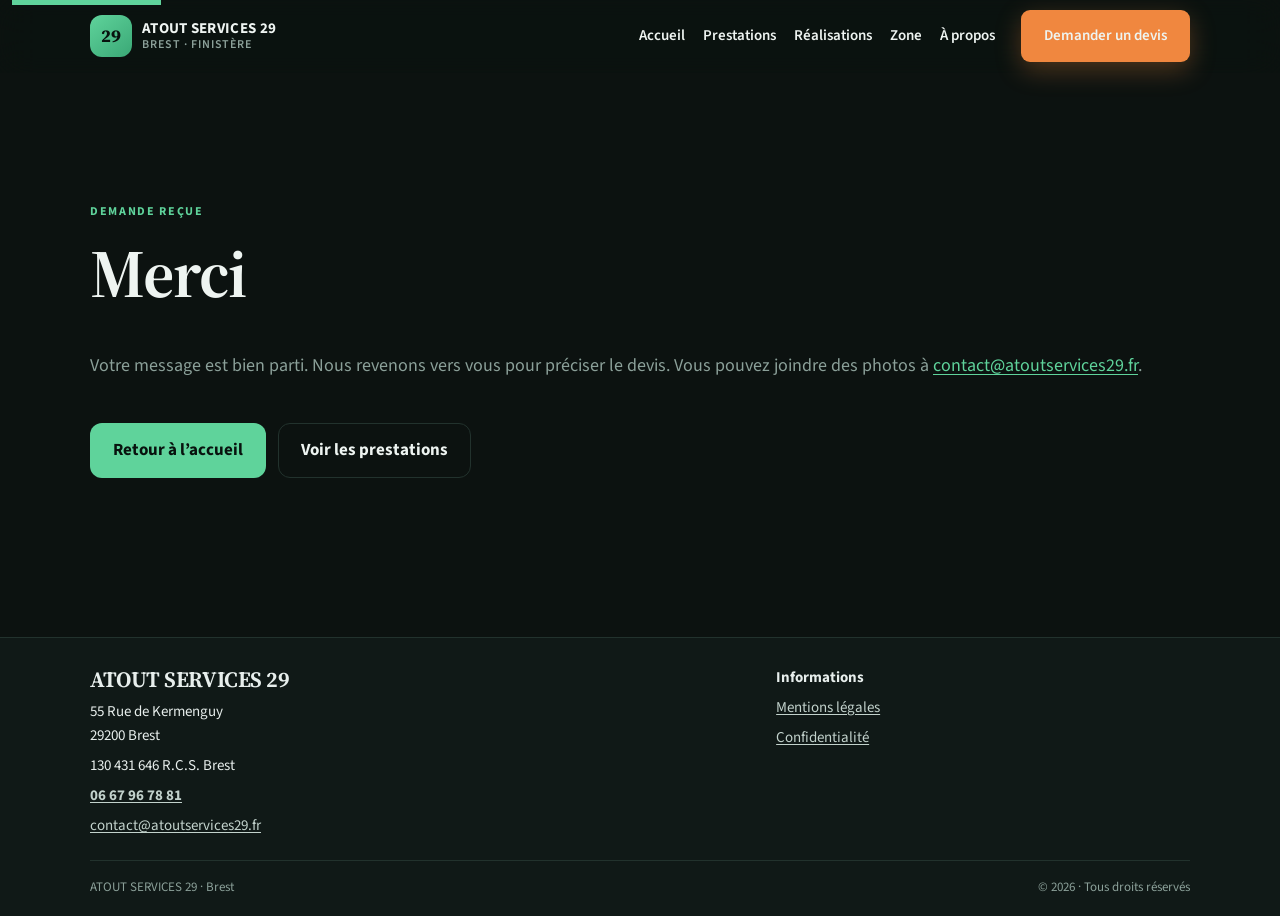
<file: merci.html>
<!DOCTYPE html>
<html lang="fr">
<head>
  <meta charset="UTF-8">
  <meta name="viewport" content="width=device-width, initial-scale=1">
  <title>Demande envoyée | ATOUT SERVICES 29</title>
  <meta name="description" content="Votre demande de devis a bien été envoyée.">
  <meta name="robots" content="noindex">
  <link rel="canonical" href="https://atoutservices29.fr/merci">
  <link rel="icon" href="img/favicon.svg" type="image/svg+xml">
  <link rel="icon" href="img/favicon.ico" sizes="32x32">
  <link rel="apple-touch-icon" href="img/apple-touch-icon.png">
  <link rel="preconnect" href="https://fonts.googleapis.com">
  <link rel="preconnect" href="https://fonts.gstatic.com" crossorigin>
  <link href="https://fonts.googleapis.com/css2?family=Source+Sans+3:wght@400;600;700&family=Source+Serif+4:opsz,wght@8..60,600;8..60,700&display=swap" rel="stylesheet">
  <link rel="stylesheet" href="css/style.css">
  <link rel="stylesheet" href="css/makietab.css">
</head>
<body>
  <a class="skip" href="#contenu">Aller au contenu</a>
  <header class="site-header">
    <div class="wrap header-inner">
      <a class="brand" href="index.html">
        <span class="brand-mark">29</span>
        <span class="brand-text"><strong>ATOUT SERVICES 29</strong><small>Brest · Finistère</small></span>
      </a>
      <button class="nav-toggle" type="button" data-nav-toggle aria-expanded="false" aria-controls="menu" aria-label="Ouvrir le menu"><span></span></button>
      <nav class="nav" id="menu" data-nav>
        <a href="index.html">Accueil</a>
        <a href="services.html">Prestations</a>
        <a href="realisations.html">Réalisations</a>
        <a href="zone.html">Zone</a>
        <a href="a-propos.html">À propos</a>
        <a class="btn btn-devis" href="contact.html">Demander un devis</a>
      </nav>
    </div>
  </header>

  <main id="contenu" class="wrap page-404">
    <p class="kicker" style="color:var(--accent)">Demande reçue</p>
    <h1>Merci</h1>
    <p>Votre message est bien parti. Nous revenons vers vous pour préciser le devis. Vous pouvez joindre des photos à <a href="mailto:contact@atoutservices29.fr">contact@atoutservices29.fr</a>.</p>
    <p class="actions" style="margin-top:24px">
      <a class="btn btn-accent" href="index.html">Retour à l’accueil</a>
      <a class="btn btn-ghost" href="services.html">Voir les prestations</a>
    </p>
  </main>

  <footer class="site-footer">
    <div class="wrap">
      <div class="footer-grid">
        <div>
          <h2>ATOUT SERVICES 29</h2>
          <p>55 Rue de Kermenguy<br>29200 Brest</p>
          <p>130 431 646 R.C.S. Brest</p>
          <p><strong><a data-phone-href><span data-phone-label></span></a></strong></p>
          <p><a href="mailto:contact@atoutservices29.fr">contact@atoutservices29.fr</a></p>
        </div>
        <div>
          <p><strong>Navigation</strong></p>
          <ul>
            <li><a href="services.html">Prestations</a></li>
            <li><a href="contact.html">Contact</a></li>
          </ul>
        </div>
        <div>
          <p><strong>Informations</strong></p>
          <ul>
            <li><a href="mentions-legales.html">Mentions légales</a></li>
            <li><a href="politique-confidentialite.html">Confidentialité</a></li>
          </ul>
        </div>
      </div>
      <div class="legal-line">
        <span>ATOUT SERVICES 29 · Brest</span>
        <span>© <span data-year></span> · Tous droits réservés</span>
      </div>
    </div>
  </footer>
  <script src="js/main.js"></script>
</body>
</html>
</file>
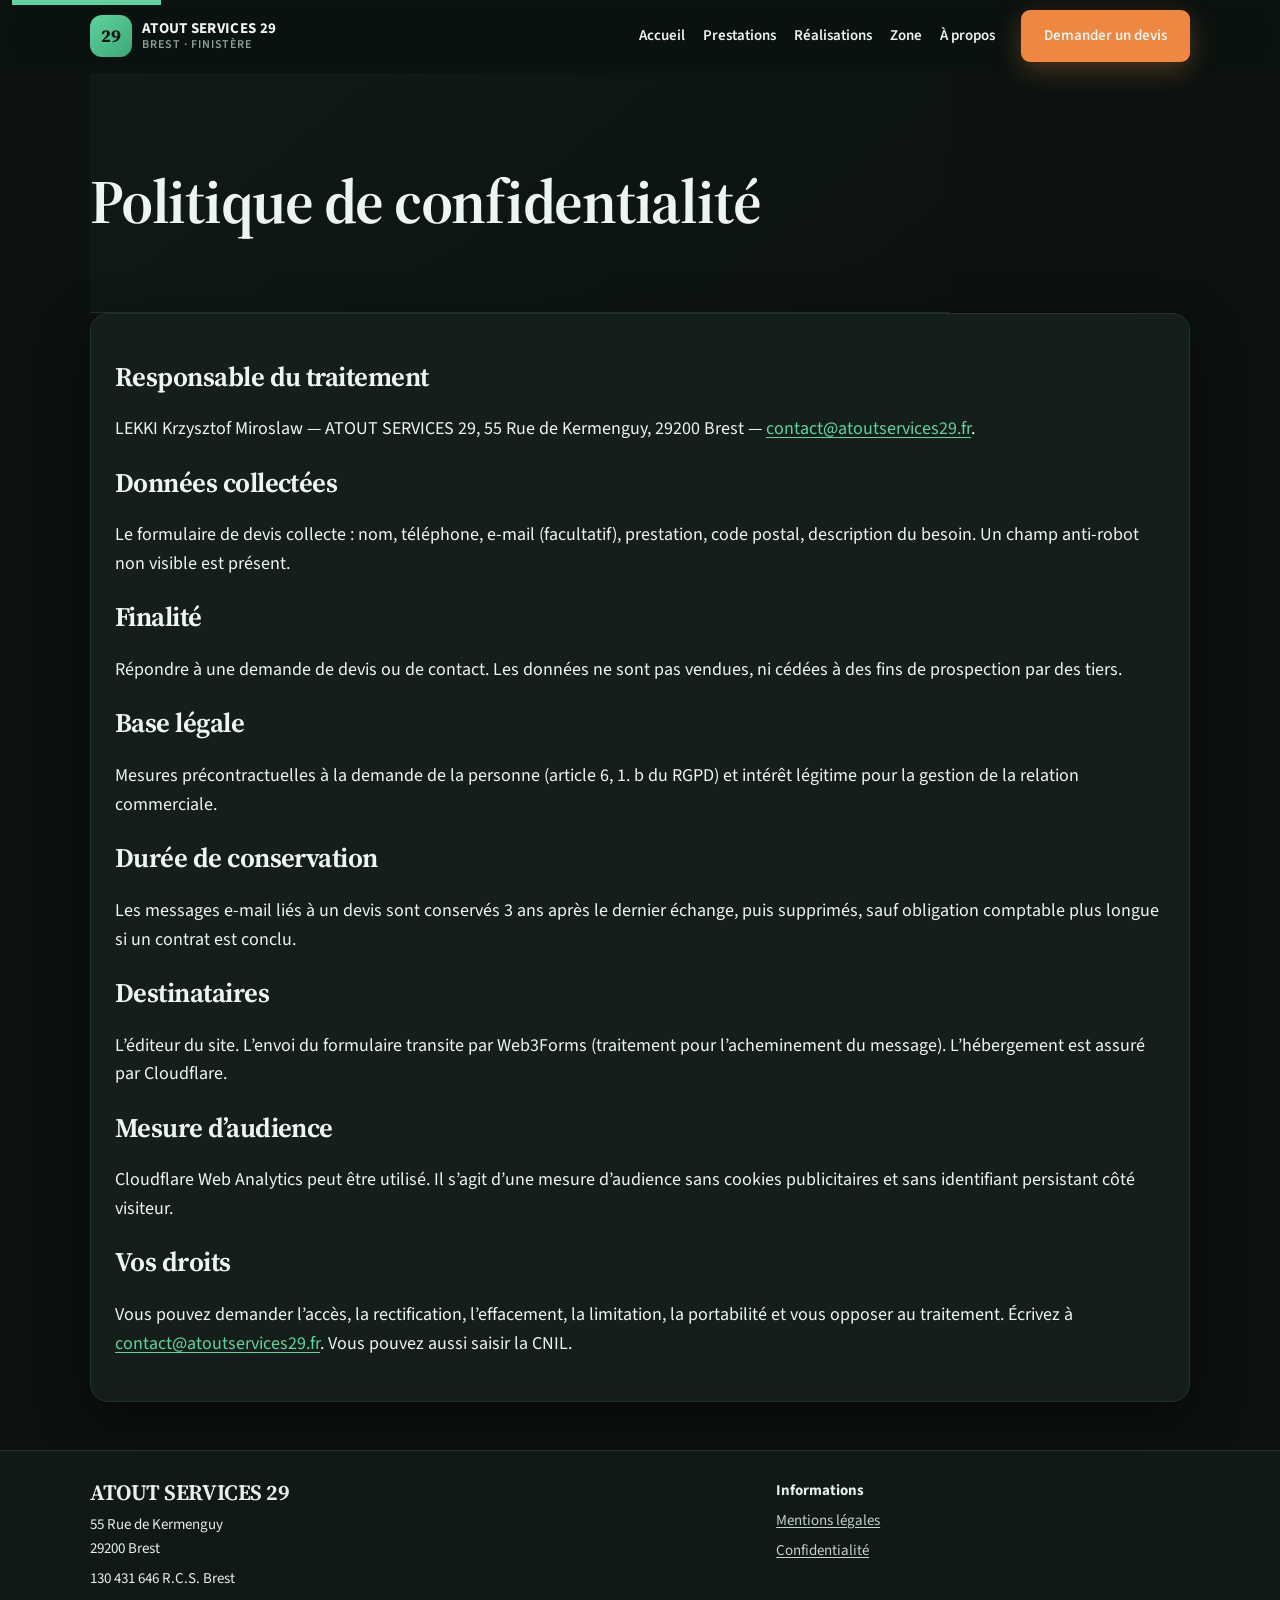
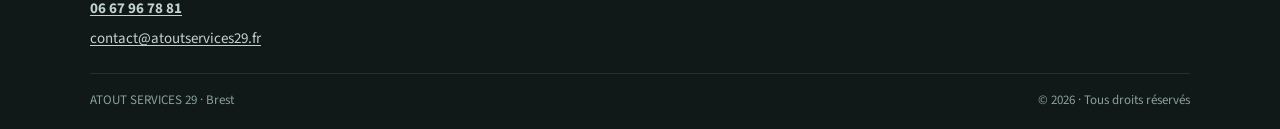
<file: politique-confidentialite.html>
<!DOCTYPE html>
<html lang="fr">
<head>
  <meta charset="UTF-8">
  <meta name="viewport" content="width=device-width, initial-scale=1">
  <title>Politique de confidentialité | ATOUT SERVICES 29</title>
  <meta name="description" content="Données collectées par le formulaire de devis ATOUT SERVICES 29, durées de conservation et droits RGPD.">
  <link rel="canonical" href="https://atoutservices29.fr/politique-confidentialite">
  <meta property="og:title" content="Confidentialité | ATOUT SERVICES 29">
  <meta property="og:description" content="RGPD, formulaire de contact et analytics sans cookie.">
  <meta property="og:image" content="https://atoutservices29.fr/img/og-cover.jpg">
  <meta property="og:type" content="website">
  <meta property="og:locale" content="fr_FR">
  <link rel="icon" href="img/favicon.svg" type="image/svg+xml">
  <link rel="icon" href="img/favicon.ico" sizes="32x32">
  <link rel="apple-touch-icon" href="img/apple-touch-icon.png">
  <link rel="preconnect" href="https://fonts.googleapis.com">
  <link rel="preconnect" href="https://fonts.gstatic.com" crossorigin>
  <link href="https://fonts.googleapis.com/css2?family=Source+Sans+3:wght@400;600;700&family=Source+Serif+4:opsz,wght@8..60,600;8..60,700&display=swap" rel="stylesheet">
  <link rel="stylesheet" href="css/style.css">
  <link rel="stylesheet" href="css/makietab.css">
</head>
<body>
  <a class="skip" href="#contenu">Aller au contenu</a>
  <header class="site-header">
    <div class="wrap header-inner">
      <a class="brand" href="index.html">
        <span class="brand-mark">29</span>
        <span class="brand-text"><strong>ATOUT SERVICES 29</strong><small>Brest · Finistère</small></span>
      </a>
      <button class="nav-toggle" type="button" data-nav-toggle aria-expanded="false" aria-controls="menu" aria-label="Ouvrir le menu"><span></span></button>
      <nav class="nav" id="menu" data-nav>
        <a href="index.html">Accueil</a>
        <a href="services.html">Prestations</a>
        <a href="realisations.html">Réalisations</a>
        <a href="zone.html">Zone</a>
        <a href="a-propos.html">À propos</a>
        <a class="btn btn-devis" href="contact.html">Demander un devis</a>
      </nav>
    </div>
  </header>

  <main id="contenu" class="wrap">
    <header class="page-hero">
      <h1>Politique de confidentialité</h1>
    </header>
    <article class="legal" style="margin-bottom:48px">
      <h2>Responsable du traitement</h2>
      <p>LEKKI Krzysztof Miroslaw — ATOUT SERVICES 29, 55 Rue de Kermenguy, 29200 Brest — <a href="mailto:contact@atoutservices29.fr">contact@atoutservices29.fr</a>.</p>

      <h2>Données collectées</h2>
      <p>Le formulaire de devis collecte : nom, téléphone, e-mail (facultatif), prestation, code postal, description du besoin. Un champ anti-robot non visible est présent.</p>

      <h2>Finalité</h2>
      <p>Répondre à une demande de devis ou de contact. Les données ne sont pas vendues, ni cédées à des fins de prospection par des tiers.</p>

      <h2>Base légale</h2>
      <p>Mesures précontractuelles à la demande de la personne (article 6, 1. b du RGPD) et intérêt légitime pour la gestion de la relation commerciale.</p>

      <h2>Durée de conservation</h2>
      <p>Les messages e-mail liés à un devis sont conservés 3 ans après le dernier échange, puis supprimés, sauf obligation comptable plus longue si un contrat est conclu.</p>

      <h2>Destinataires</h2>
      <p>L’éditeur du site. L’envoi du formulaire transite par Web3Forms (traitement pour l’acheminement du message). L’hébergement est assuré par Cloudflare.</p>

      <h2>Mesure d’audience</h2>
      <p>Cloudflare Web Analytics peut être utilisé. Il s’agit d’une mesure d’audience sans cookies publicitaires et sans identifiant persistant côté visiteur.</p>

      <h2>Vos droits</h2>
      <p>Vous pouvez demander l’accès, la rectification, l’effacement, la limitation, la portabilité et vous opposer au traitement. Écrivez à <a href="mailto:contact@atoutservices29.fr">contact@atoutservices29.fr</a>. Vous pouvez aussi saisir la CNIL.</p>
    </article>
  </main>

  <footer class="site-footer">
    <div class="wrap">
      <div class="footer-grid">
        <div>
          <h2>ATOUT SERVICES 29</h2>
          <p>55 Rue de Kermenguy<br>29200 Brest</p>
          <p>130 431 646 R.C.S. Brest</p>
          <p><strong><a data-phone-href><span data-phone-label></span></a></strong></p>
          <p><a href="mailto:contact@atoutservices29.fr">contact@atoutservices29.fr</a></p>
        </div>
        <div>
          <p><strong>Navigation</strong></p>
          <ul>
            <li><a href="services.html">Prestations</a></li>
            <li><a href="contact.html">Contact</a></li>
          </ul>
        </div>
        <div>
          <p><strong>Informations</strong></p>
          <ul>
            <li><a href="mentions-legales.html">Mentions légales</a></li>
            <li><a href="politique-confidentialite.html">Confidentialité</a></li>
          </ul>
        </div>
      </div>
      <div class="legal-line">
        <span>ATOUT SERVICES 29 · Brest</span>
        <span>© <span data-year></span> · Tous droits réservés</span>
      </div>
    </div>
  </footer>
  <div class="callbar" role="navigation" aria-label="Actions rapides">
    <a class="btn btn-devis" href="contact.html">Devis</a>
    <a class="btn btn-accent" href="tel:+33667967881" data-phone-wrap hidden data-phone-href>06 67 96 78 81</a>
    <a class="btn btn-ghost" href="mailto:contact@atoutservices29.fr">E-mail</a>
  </div>
  <script src="js/main.js"></script>
</body>
</html>
</file>
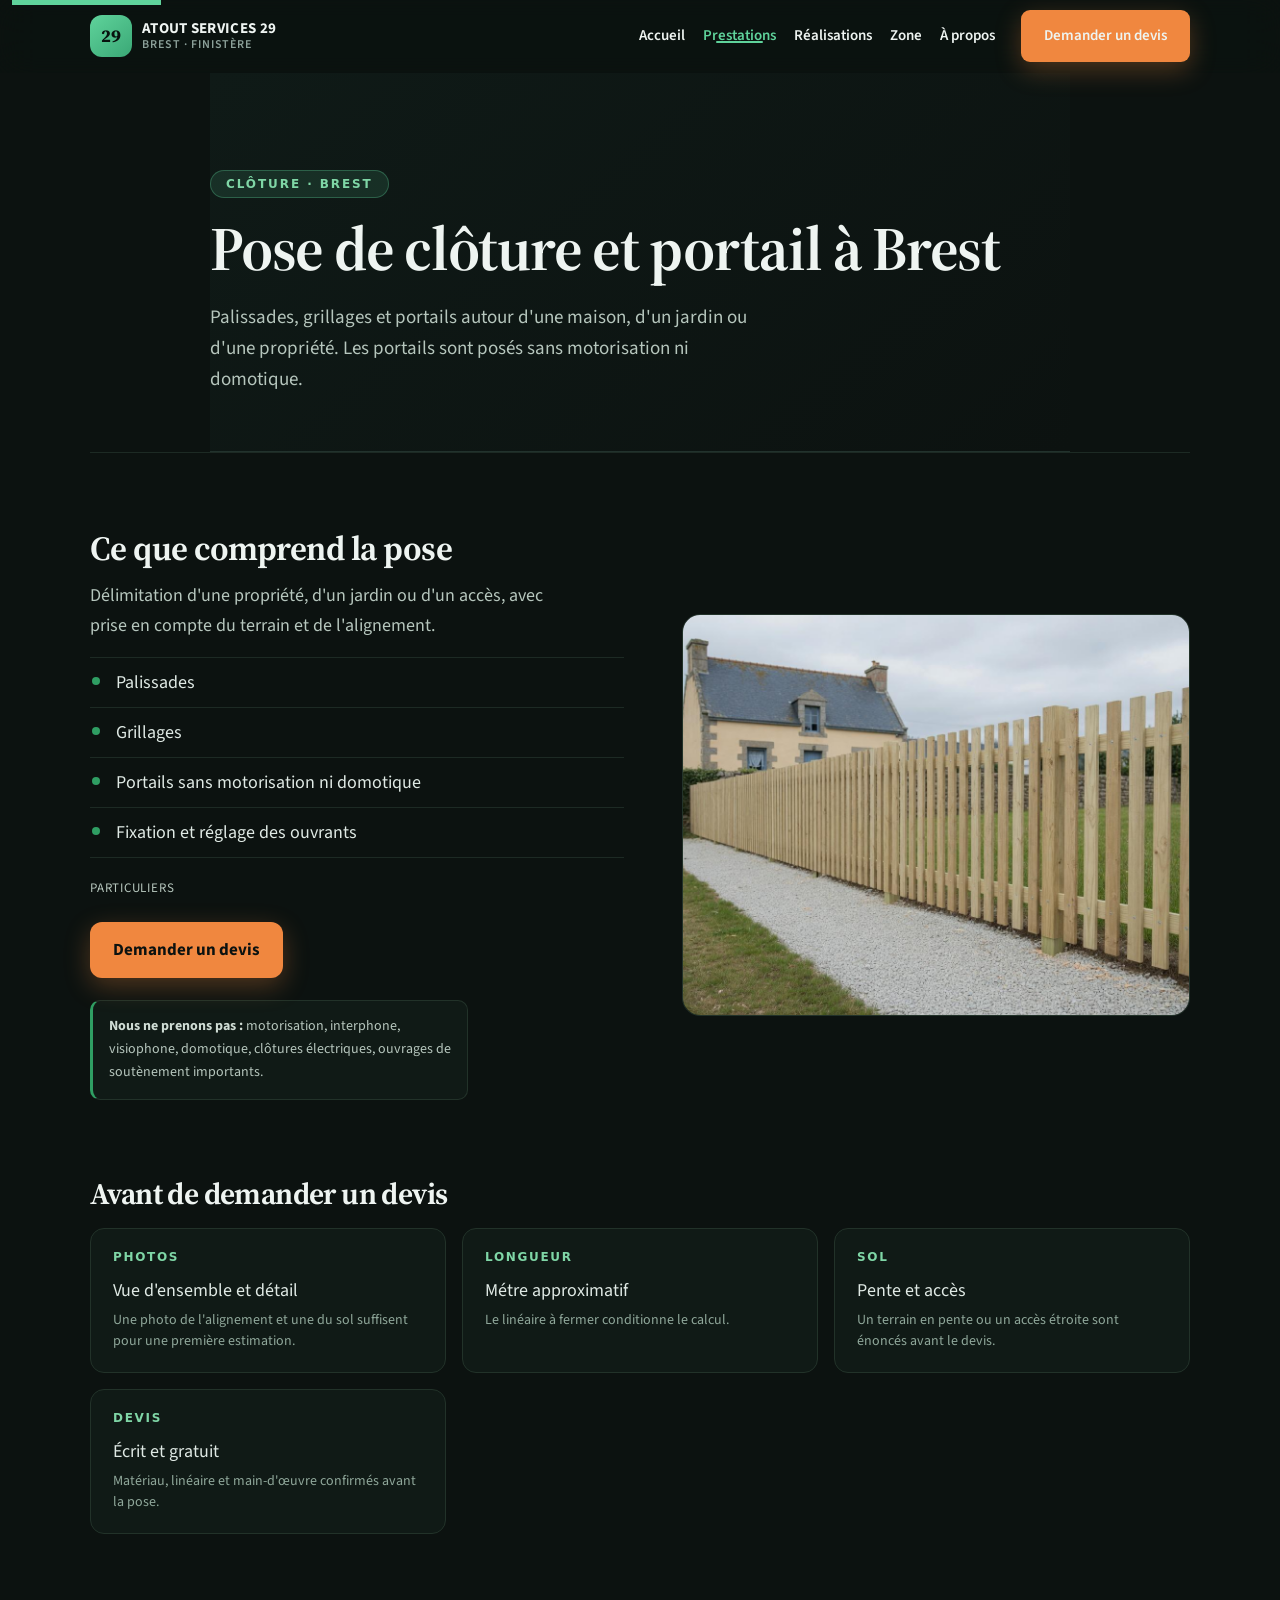
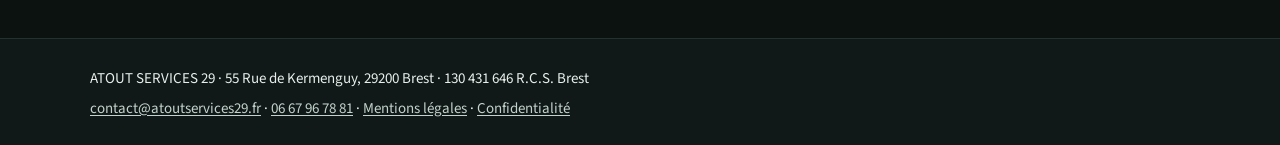
<file: pose-cloture-brest.html>
<!DOCTYPE html>
<html lang="fr">
<head>
  <meta charset="UTF-8">
  <meta name="viewport" content="width=device-width, initial-scale=1">
  <title>Pose de clôture et portail Brest | ATOUT SERVICES 29</title>
  <meta name="description" content="Pose de palissade, grillage et portail sans domotique à Brest. Devis écrit avant l’intervention.">
  <link rel="canonical" href="https://atoutservices29.fr/pose-cloture-brest">
  <meta property="og:title" content="Pose de clôture et portail Brest | ATOUT SERVICES 29">
  <meta property="og:description" content="Palissades, grillages et portails sans motorisation, à Brest.">
  <meta property="og:image" content="https://atoutservices29.fr/img/og-cover.jpg">
  <meta property="og:type" content="website">
  <meta property="og:locale" content="fr_FR">
  <link rel="icon" href="img/favicon.svg" type="image/svg+xml">
  <link rel="icon" href="img/favicon.ico" sizes="32x32">
  <link rel="apple-touch-icon" href="img/apple-touch-icon.png">
  <link rel="preconnect" href="https://fonts.googleapis.com">
  <link rel="preconnect" href="https://fonts.gstatic.com" crossorigin>
  <link href="https://fonts.googleapis.com/css2?family=Source+Sans+3:wght@400;600;700&family=Source+Serif+4:opsz,wght@8..60,600;8..60,700&display=swap" rel="stylesheet">
  <link rel="stylesheet" href="css/style.css">
  <link rel="stylesheet" href="css/makietab.css">
</head>
<body>
  <a class="skip" href="#contenu">Aller au contenu</a>
  <header class="site-header">
    <div class="wrap header-inner">
      <a class="brand" href="index.html"><span class="brand-mark">29</span><span class="brand-text"><strong>ATOUT SERVICES 29</strong><small>Brest · Finistère</small></span></a>
      <button class="nav-toggle" type="button" data-nav-toggle aria-expanded="false" aria-controls="menu" aria-label="Ouvrir le menu"><span></span></button>
      <nav class="nav" id="menu" data-nav>
        <a href="index.html">Accueil</a>
        <a href="services.html" aria-current="page">Prestations</a>
        <a href="realisations.html">Réalisations</a>
        <a href="zone.html">Zone</a>
        <a href="a-propos.html">À propos</a>
        <a class="btn btn-devis" href="contact.html?service=Cl%C3%B4ture%20%2F%20portail">Demander un devis</a>
      </nav>
    </div>
  </header>
  <main id="contenu">
    <header class="wrap page-hero">
      <p class="eyebrow">Cl&ocirc;ture &middot; Brest</p>
      <h1>Pose de cl&ocirc;ture et portail &agrave; Brest</h1>
      <p class="lede">Palissades, grillages et portails autour d'une maison, d'un jardin ou d'une propri&eacute;t&eacute;. Les portails sont pos&eacute;s sans motorisation ni domotique.</p>
    </header>

    <section class="wrap svc svc-rev">
      <figure class="svc-media">
        <img src="img/realisations/palissade-brest-01.jpg" alt="Palissade en bois le long d'une propri&eacute;t&eacute;" loading="eager" width="1248" height="832">
      </figure>
      <div class="svc-body">
        <h2>Ce que comprend la pose</h2>
        <p>D&eacute;limitation d'une propri&eacute;t&eacute;, d'un jardin ou d'un acc&egrave;s, avec prise en compte du terrain et de l'alignement.</p>
        <ul class="svc-list">
          <li>Palissades</li>
          <li>Grillages</li>
          <li>Portails sans motorisation ni domotique</li>
          <li>Fixation et r&eacute;glage des ouvrants</li>
        </ul>
        <p class="svc-for">Particuliers</p>
        <p class="svc-cta"><a class="btn btn-devis" href="contact.html?service=Cl%C3%B4ture%20%2F%20portail">Demander un devis</a></p>
        <p class="svc-scope"><strong>Nous ne prenons pas :</strong> motorisation, interphone, visiophone, domotique, cl&ocirc;tures &eacute;lectriques, ouvrages de sout&egrave;nement importants.</p>
      </div>
    </section>

    <section class="wrap info-grid">
      <h2>Avant de demander un devis</h2>
      <div class="info-cards">
        <div class="info-card">
          <h3>Photos</h3>
          <p>Vue d'ensemble et d&eacute;tail</p>
          <p>Une photo de l'alignement et une du sol suffisent pour une premi&egrave;re estimation.</p>
        </div>
        <div class="info-card">
          <h3>Longueur</h3>
          <p>M&eacute;tre approximatif</p>
          <p>Le lin&eacute;aire &agrave; fermer conditionne le calcul.</p>
        </div>
        <div class="info-card">
          <h3>Sol</h3>
          <p>Pente et acc&egrave;s</p>
          <p>Un terrain en pente ou un acc&egrave;s &eacute;troite sont &eacute;nonc&eacute;s avant le devis.</p>
        </div>
        <div class="info-card">
          <h3>Devis</h3>
          <p>&Eacute;crit et gratuit</p>
          <p>Mat&eacute;riau, lin&eacute;aire et main-d'œuvre confirm&eacute;s avant la pose.</p>
        </div>
      </div>
    </section>
  </main>
  <footer class="site-footer">
    <div class="wrap">
      <p>ATOUT SERVICES 29 · 55 Rue de Kermenguy, 29200 Brest · 130 431 646 R.C.S. Brest</p>
      <p><a href="mailto:contact@atoutservices29.fr">contact@atoutservices29.fr</a> · <a data-phone-href><span data-phone-label></span></a> · <a href="mentions-legales.html">Mentions légales</a> · <a href="politique-confidentialite.html">Confidentialité</a></p>
    </div>
  </footer>
  <div class="callbar"><a class="btn btn-devis" href="contact.html?service=Cl%C3%B4ture%20%2F%20portail">Devis</a><a class="btn btn-accent" href="tel:+33667967881" data-phone-wrap hidden data-phone-href>06 67 96 78 81</a></div>
  <script src="js/main.js"></script>
</body>
</html>
</file>
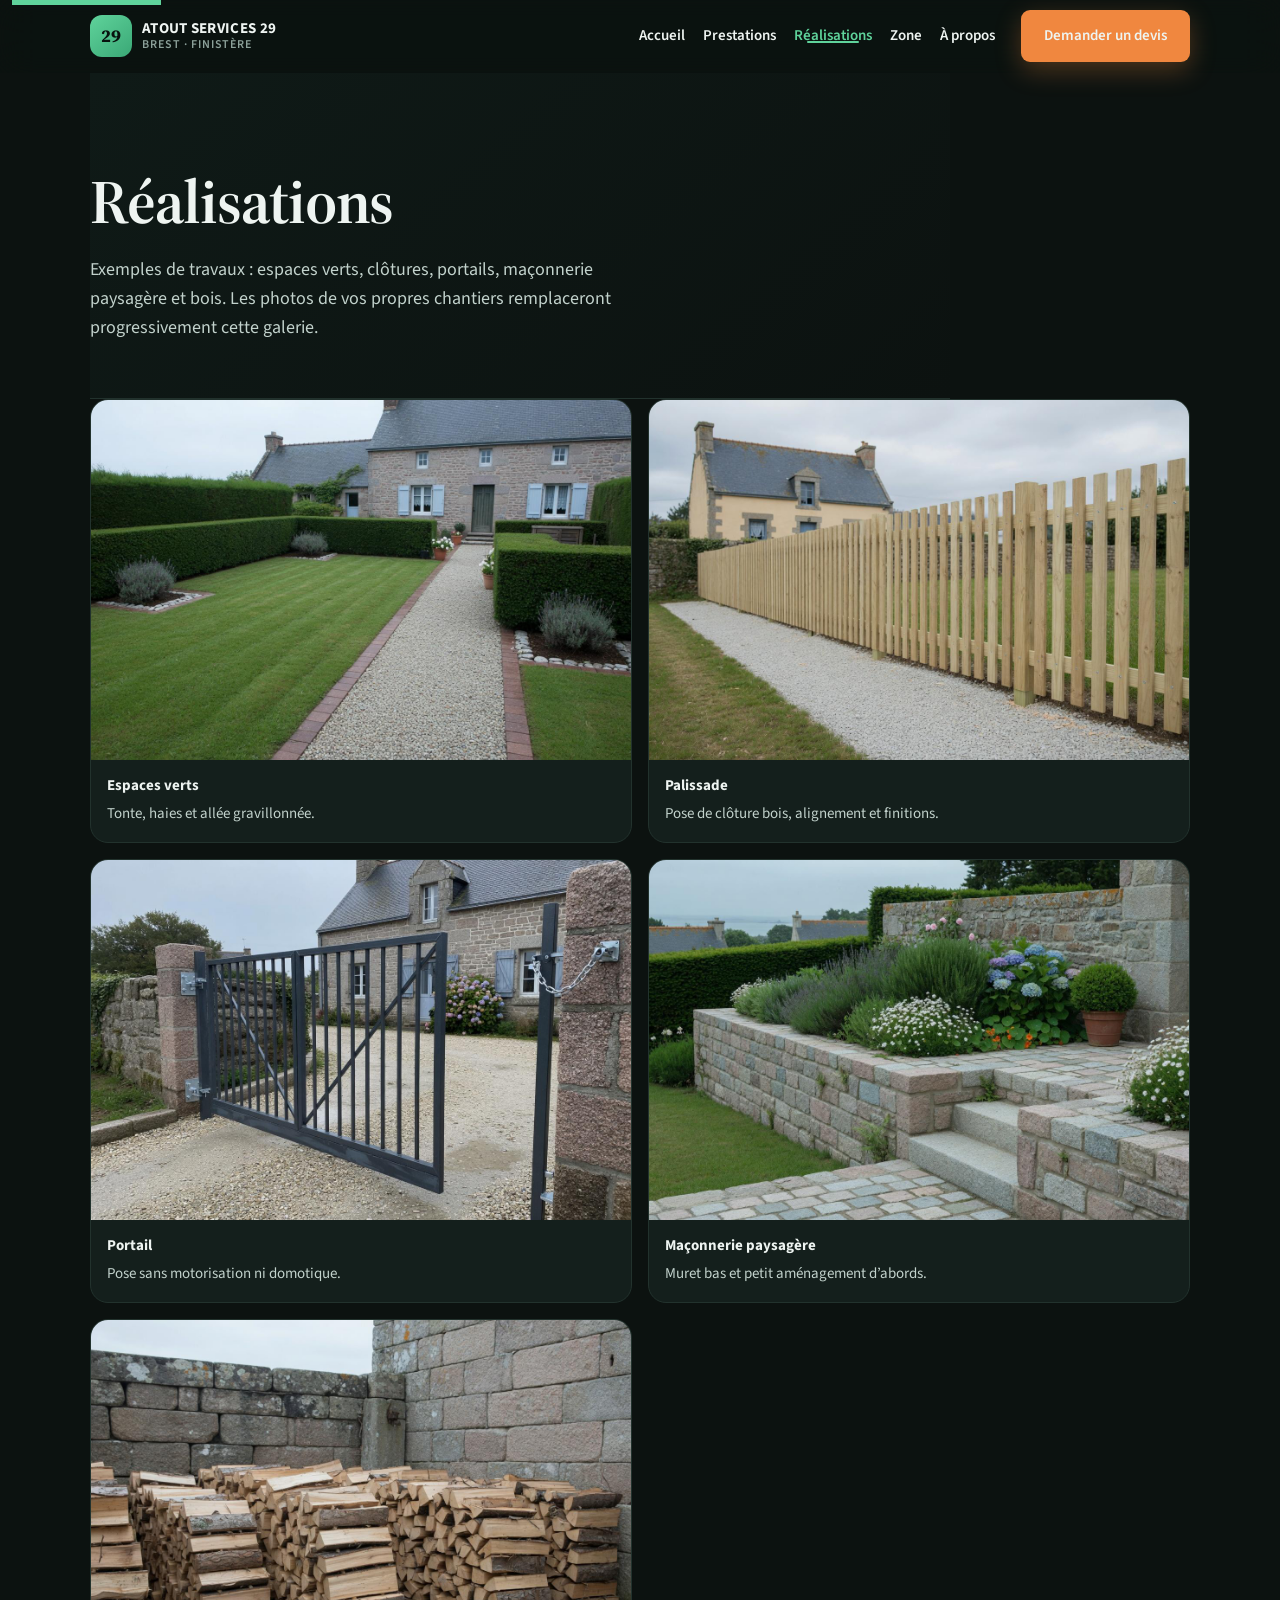
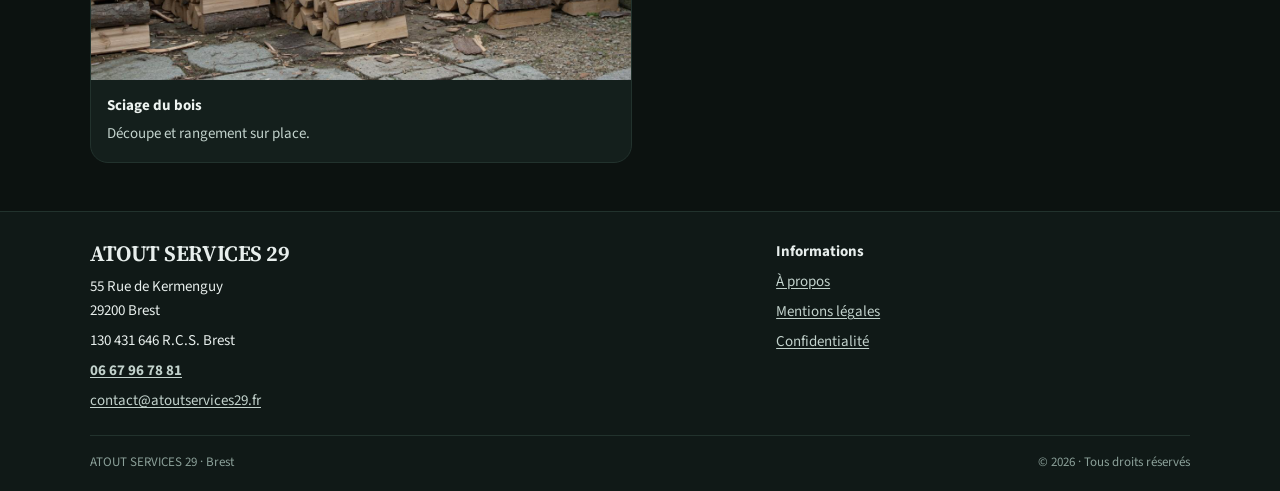
<file: realisations.html>
<!DOCTYPE html>
<html lang="fr">
<head>
  <meta charset="UTF-8">
  <meta name="viewport" content="width=device-width, initial-scale=1">
  <title>Réalisations à Brest | ATOUT SERVICES 29</title>
  <meta name="description" content="Galerie : jardins, clôtures, maçonnerie paysagère et bois à Brest.">
  <link rel="canonical" href="https://atoutservices29.fr/realisations">
  <meta property="og:title" content="Réalisations | ATOUT SERVICES 29">
  <meta property="og:description" content="Jardinage, clôtures et petits travaux à Brest.">
  <meta property="og:image" content="https://atoutservices29.fr/img/og-cover.jpg">
  <meta property="og:type" content="website">
  <meta property="og:locale" content="fr_FR">
  <link rel="icon" href="img/favicon.svg" type="image/svg+xml">
  <link rel="icon" href="img/favicon.ico" sizes="32x32">
  <link rel="apple-touch-icon" href="img/apple-touch-icon.png">
  <link rel="preconnect" href="https://fonts.googleapis.com">
  <link rel="preconnect" href="https://fonts.gstatic.com" crossorigin>
  <link href="https://fonts.googleapis.com/css2?family=Source+Sans+3:wght@400;600;700&family=Source+Serif+4:opsz,wght@8..60,600;8..60,700&display=swap" rel="stylesheet">
  <link rel="stylesheet" href="css/style.css">
  <link rel="stylesheet" href="css/makietab.css">
</head>
<body>
  <a class="skip" href="#contenu">Aller au contenu</a>
  <header class="site-header">
    <div class="wrap header-inner">
      <a class="brand" href="index.html">
        <span class="brand-mark">29</span>
        <span class="brand-text"><strong>ATOUT SERVICES 29</strong><small>Brest · Finistère</small></span>
      </a>
      <button class="nav-toggle" type="button" data-nav-toggle aria-expanded="false" aria-controls="menu" aria-label="Ouvrir le menu"><span></span></button>
      <nav class="nav" id="menu" data-nav>
        <a href="index.html">Accueil</a>
        <a href="services.html">Prestations</a>
        <a href="realisations.html" aria-current="page">Réalisations</a>
        <a href="zone.html">Zone</a>
        <a href="a-propos.html">À propos</a>
        <a class="btn btn-devis" href="contact.html">Demander un devis</a>
      </nav>
    </div>
  </header>

  <main id="contenu" class="wrap">
    <header class="page-hero">
      <h1>Réalisations</h1>
      <p>Exemples de travaux : espaces verts, clôtures, portails, maçonnerie paysagère et bois. Les photos de vos propres chantiers remplaceront progressivement cette galerie.</p>
    </header>

    <section class="gallery" style="margin-bottom:48px">
      <figure>
        <img src="img/realisations/jardinage-brest-01.jpg" alt="Entretien d’espaces verts à Brest" width="800" height="533" loading="lazy">
        <figcaption><strong>Espaces verts</strong>Tonte, haies et allée gravillonnée.</figcaption>
      </figure>
      <figure>
        <img src="img/realisations/palissade-brest-01.jpg" alt="Pose de palissade à Brest" width="800" height="533" loading="lazy">
        <figcaption><strong>Palissade</strong>Pose de clôture bois, alignement et finitions.</figcaption>
      </figure>
      <figure>
        <img src="img/realisations/portail-brest-01.jpg" alt="Pose de portail sans domotique à Brest" width="800" height="533" loading="lazy">
        <figcaption><strong>Portail</strong>Pose sans motorisation ni domotique.</figcaption>
      </figure>
      <figure>
        <img src="img/realisations/maconnerie-paysagere-brest-01.jpg" alt="Maçonnerie paysagère à Brest" width="800" height="533" loading="lazy">
        <figcaption><strong>Maçonnerie paysagère</strong>Muret bas et petit aménagement d’abords.</figcaption>
      </figure>
      <figure>
        <img src="img/realisations/sciage-bois-brest-01.jpg" alt="Sciage du bois à Brest" width="800" height="533" loading="lazy">
        <figcaption><strong>Sciage du bois</strong>Découpe et rangement sur place.</figcaption>
      </figure>
    </section>
  </main>

  <footer class="site-footer">
    <div class="wrap">
      <div class="footer-grid">
        <div>
          <h2>ATOUT SERVICES 29</h2>
          <p>55 Rue de Kermenguy<br>29200 Brest</p>
          <p>130 431 646 R.C.S. Brest</p>
          <p><strong><a data-phone-href><span data-phone-label></span></a></strong></p>
          <p><a href="mailto:contact@atoutservices29.fr" data-email-href data-email-label>contact@atoutservices29.fr</a></p>
        </div>
        <div>
          <p><strong>Navigation</strong></p>
          <ul>
            <li><a href="services.html">Prestations</a></li>
            <li><a href="realisations.html">Réalisations</a></li>
            <li><a href="zone.html">Zone d’intervention</a></li>
            <li><a href="contact.html">Contact</a></li>
          </ul>
        </div>
        <div>
          <p><strong>Informations</strong></p>
          <ul>
            <li><a href="a-propos.html">À propos</a></li>
            <li><a href="mentions-legales.html">Mentions légales</a></li>
            <li><a href="politique-confidentialite.html">Confidentialité</a></li>
          </ul>
        </div>
      </div>
      <div class="legal-line">
        <span>ATOUT SERVICES 29 · Brest</span>
        <span>© <span data-year></span> · Tous droits réservés</span>
      </div>
    </div>
  </footer>
  <div class="callbar" role="navigation" aria-label="Actions rapides">
    <a class="btn btn-devis" href="contact.html">Devis</a>
    <a class="btn btn-accent" href="tel:+33667967881" data-phone-wrap hidden data-phone-href>06 67 96 78 81</a>
    <a class="btn btn-ghost" href="mailto:contact@atoutservices29.fr" data-email-href>E-mail</a>
  </div>
  <script src="js/main.js"></script>
</body>
</html>
</file>
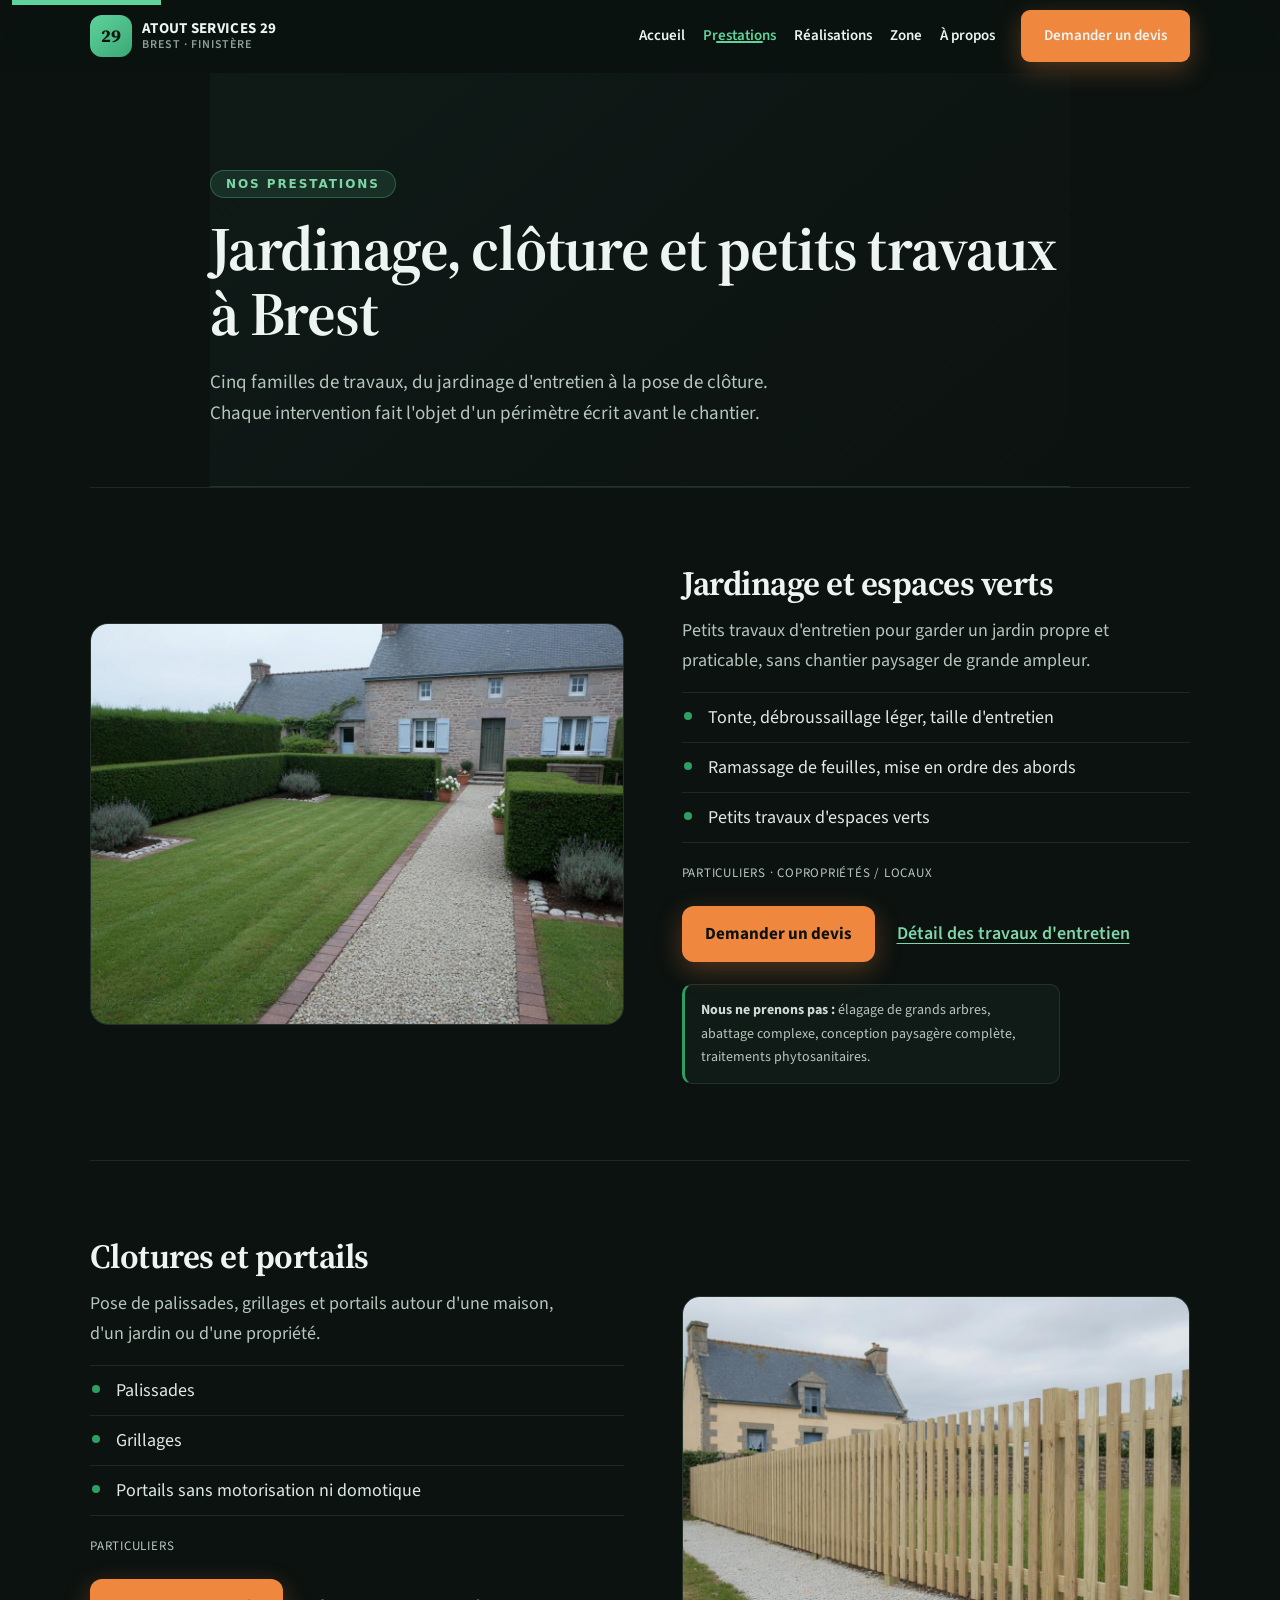
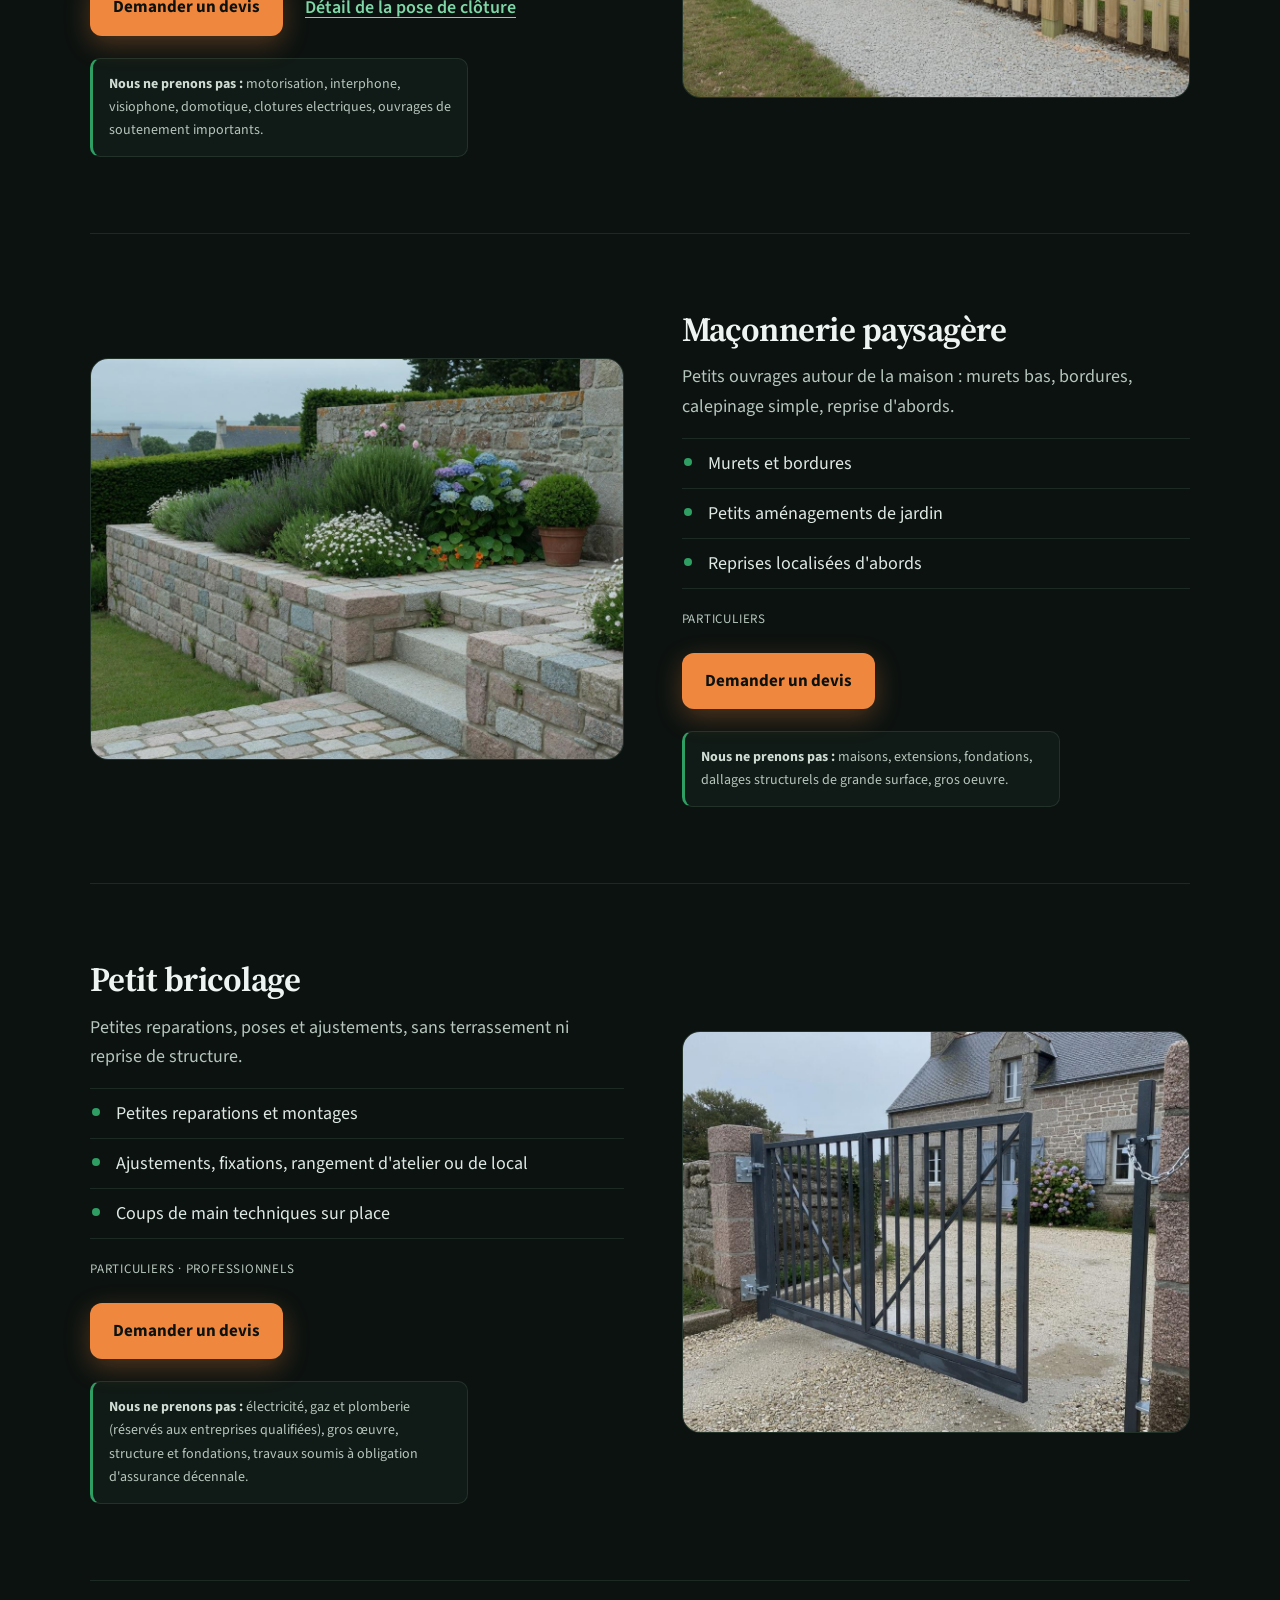
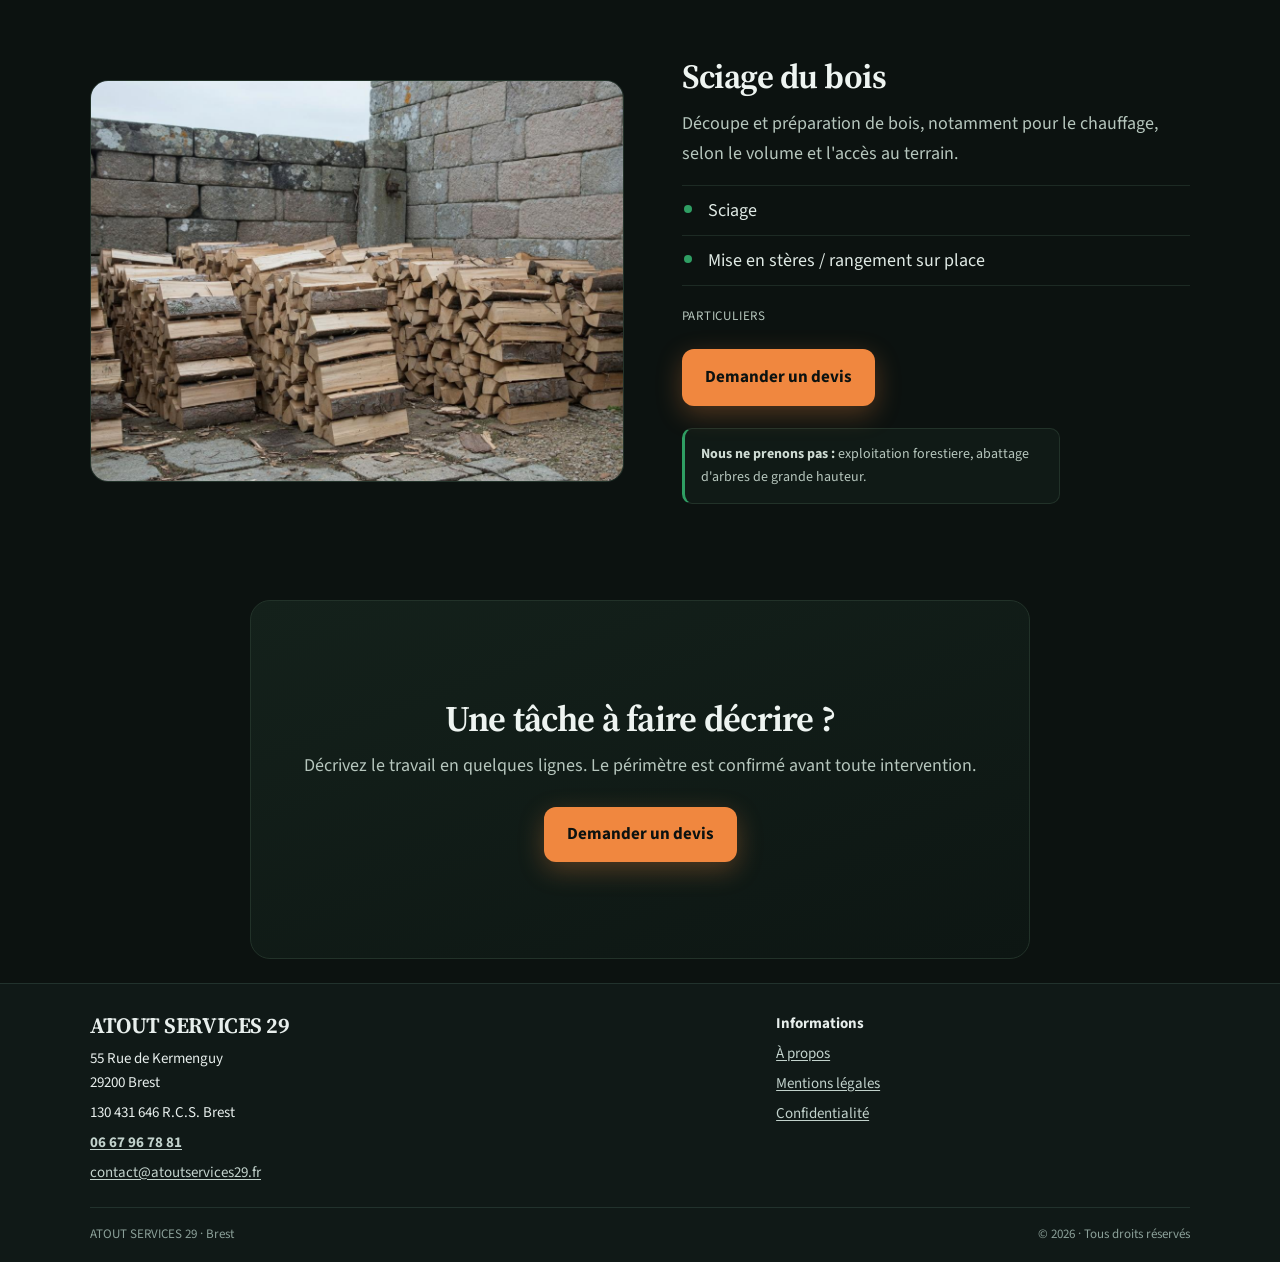
<file: services.html>
<!DOCTYPE html>
<html lang="fr">
<head>
  <meta charset="UTF-8">
  <meta name="viewport" content="width=device-width, initial-scale=1">
  <title>Prestations à Brest | ATOUT SERVICES 29</title>
  <meta name="description" content="Entretien d'espaces verts, pose de clôture et portail, bricolage et maçonnerie paysagère à Brest.">
  <link rel="canonical" href="https://atoutservices29.fr/services">
  <meta property="og:title" content="Prestations | ATOUT SERVICES 29">
  <meta property="og:description" content="Jardinage, clôtures et petits travaux à Brest.">
  <meta property="og:image" content="https://atoutservices29.fr/img/og-cover.jpg">
  <meta property="og:type" content="website">
  <meta property="og:locale" content="fr_FR">
  <link rel="icon" href="img/favicon.svg" type="image/svg+xml">
  <link rel="icon" href="img/favicon.ico" sizes="32x32">
  <link rel="apple-touch-icon" href="img/apple-touch-icon.png">
  <link rel="preconnect" href="https://fonts.googleapis.com">
  <link rel="preconnect" href="https://fonts.gstatic.com" crossorigin>
  <link href="https://fonts.googleapis.com/css2?family=Source+Sans+3:wght@400;600;700&family=Source+Serif+4:opsz,wght@8..60,600;8..60,700&display=swap" rel="stylesheet">
  <link rel="stylesheet" href="css/style.css">
  <link rel="stylesheet" href="css/makietab.css">
</head>
<body>
  <a class="skip" href="#contenu">Aller au contenu</a>
  <header class="site-header">
    <div class="wrap header-inner">
      <a class="brand" href="index.html">
        <span class="brand-mark">29</span>
        <span class="brand-text"><strong>ATOUT SERVICES 29</strong><small>Brest · Finistère</small></span>
      </a>
      <button class="nav-toggle" type="button" data-nav-toggle aria-expanded="false" aria-controls="menu" aria-label="Ouvrir le menu"><span></span></button>
      <nav class="nav" id="menu" data-nav>
        <a href="index.html">Accueil</a>
        <a href="services.html" aria-current="page">Prestations</a>
        <a href="realisations.html">Réalisations</a>
        <a href="zone.html">Zone</a>
        <a href="a-propos.html">À propos</a>
        <a class="btn btn-devis" href="contact.html">Demander un devis</a>
      </nav>
    </div>
  </header>

  <main id="contenu">
    <header class="wrap page-hero">
      <p class="eyebrow">Nos prestations</p>
      <h1>Jardinage, clôture et petits travaux à Brest</h1>
      <p class="lede">Cinq familles de travaux, du jardinage d'entretien à la pose de clôture. Chaque intervention fait l'objet d'un périmètre écrit avant le chantier.</p>
    </header>

    <section class="wrap svc" id="jardinage">
      <figure class="svc-media">
        <img src="img/realisations/jardinage-brest-01.jpg" alt="Entretien d'un espace vert a Brest" loading="eager" width="800" height="600">
      </figure>
      <div class="svc-body">
        <h2>Jardinage et espaces verts</h2>
        <p>Petits travaux d'entretien pour garder un jardin propre et praticable, sans chantier paysager de grande ampleur.</p>
        <ul class="svc-list">
          <li>Tonte, débroussaillage léger, taille d'entretien</li>
          <li>Ramassage de feuilles, mise en ordre des abords</li>
          <li>Petits travaux d'espaces verts</li>
        </ul>
        <p class="svc-for">Particuliers &middot; Copropriétés / locaux</p>
        <p class="svc-cta">
          <a class="btn btn-devis" href="contact.html?service=Jardinage">Demander un devis</a>
          <a class="svc-more" href="entretien-jardin-brest.html">Détail des travaux d'entretien</a>
        </p>
        <p class="svc-scope"><strong>Nous ne prenons pas :</strong> élagage de grands arbres, abattage complexe, conception paysagère complète, traitements phytosanitaires.</p>
      </div>
    </section>

    <section class="wrap svc svc-rev" id="clotures">
      <figure class="svc-media">
        <img src="img/realisations/palissade-brest-01.jpg" alt="Palissade posee a Brest" loading="eager" width="800" height="600">
      </figure>
      <div class="svc-body">
        <h2>Clotures et portails</h2>
        <p>Pose de palissades, grillages et portails autour d'une maison, d'un jardin ou d'une propriété.</p>
        <ul class="svc-list">
          <li>Palissades</li>
          <li>Grillages</li>
          <li>Portails sans motorisation ni domotique</li>
        </ul>
        <p class="svc-for">Particuliers</p>
        <p class="svc-cta">
          <a class="btn btn-devis" href="contact.html?service=Cl%C3%B4ture%20%2F%20portail">Demander un devis</a>
          <a class="svc-more" href="pose-cloture-brest.html">Détail de la pose de clôture</a>
        </p>
        <p class="svc-scope"><strong>Nous ne prenons pas :</strong> motorisation, interphone, visiophone, domotique, clotures electriques, ouvrages de soutenement importants.</p>
      </div>
    </section>

    <section class="wrap svc" id="maconnerie">
      <figure class="svc-media">
        <img src="img/realisations/maconnerie-paysagere-brest-01.jpg" alt="Petits ouvrages de maconnerie paysagere" loading="eager" width="800" height="600">
      </figure>
      <div class="svc-body">
        <h2>Maçonnerie paysagère</h2>
        <p>Petits ouvrages autour de la maison : murets bas, bordures, calepinage simple, reprise d'abords.</p>
        <ul class="svc-list">
          <li>Murets et bordures</li>
          <li>Petits aménagements de jardin</li>
          <li>Reprises localisées d'abords</li>
        </ul>
        <p class="svc-for">Particuliers</p>
        <p class="svc-cta"><a class="btn btn-devis" href="contact.html?service=Ma%C3%A7onnerie%20paysag%C3%A8re">Demander un devis</a></p>
        <p class="svc-scope"><strong>Nous ne prenons pas :</strong> maisons, extensions, fondations, dallages structurels de grande surface, gros oeuvre.</p>
      </div>
    </section>

    <section class="wrap svc svc-rev" id="bricolage">
      <figure class="svc-media">
        <img src="img/realisations/portail-brest-01.jpg" alt="Portail et amenagement d'entree" loading="eager" width="800" height="600">
      </figure>
      <div class="svc-body">
        <h2>Petit bricolage</h2>
        <p>Petites reparations, poses et ajustements, sans terrassement ni reprise de structure.</p>
        <ul class="svc-list">
          <li>Petites reparations et montages</li>
          <li>Ajustements, fixations, rangement d'atelier ou de local</li>
          <li>Coups de main techniques sur place</li>
        </ul>
        <p class="svc-for">Particuliers &middot; Professionnels</p>
        <p class="svc-cta"><a class="btn btn-devis" href="contact.html?service=Bricolage">Demander un devis</a></p>
        <p class="svc-scope"><strong>Nous ne prenons pas :</strong> électricité, gaz et plomberie (réservés aux entreprises qualifiées), gros œuvre, structure et fondations, travaux soumis à obligation d'assurance décennale.</p>
      </div>
    </section>

    <section class="wrap svc" id="bois">
      <figure class="svc-media">
        <img src="img/realisations/sciage-bois-brest-01.jpg" alt="Sciage de bois pour le chauffage" loading="eager" width="800" height="600">
      </figure>
      <div class="svc-body">
        <h2>Sciage du bois</h2>
        <p>Découpe et préparation de bois, notamment pour le chauffage, selon le volume et l'accès au terrain.</p>
        <ul class="svc-list">
          <li>Sciage</li>
          <li>Mise en stères / rangement sur place</li>
        </ul>
        <p class="svc-for">Particuliers</p>
        <p class="svc-cta"><a class="btn btn-devis" href="contact.html?service=Sciage%20du%20bois">Demander un devis</a></p>
        <p class="svc-scope"><strong>Nous ne prenons pas :</strong> exploitation forestiere, abattage d'arbres de grande hauteur.</p>
      </div>
    </section>

    <section class="wrap svc-cta-band">
      <h2>Une tâche à faire décrire ?</h2>
      <p>Décrivez le travail en quelques lignes. Le périmètre est confirmé avant toute intervention.</p>
      <a class="btn btn-devis" href="contact.html">Demander un devis</a>
    </section>
  </main>

  <footer class="site-footer">
    <div class="wrap">
      <div class="footer-grid">
        <div>
          <h2>ATOUT SERVICES 29</h2>
          <p>55 Rue de Kermenguy<br>29200 Brest</p>
          <p>130 431 646 R.C.S. Brest</p>
          <p><strong><a data-phone-href><span data-phone-label></span></a></strong></p>
          <p><a href="mailto:contact@atoutservices29.fr" data-email-href data-email-label>contact@atoutservices29.fr</a></p>
        </div>
        <div>
          <p><strong>Navigation</strong></p>
          <ul>
            <li><a href="services.html">Prestations</a></li>
            <li><a href="realisations.html">Réalisations</a></li>
            <li><a href="zone.html">Zone d’intervention</a></li>
            <li><a href="contact.html">Contact</a></li>
          </ul>
        </div>
        <div>
          <p><strong>Informations</strong></p>
          <ul>
            <li><a href="a-propos.html">À propos</a></li>
            <li><a href="mentions-legales.html">Mentions légales</a></li>
            <li><a href="politique-confidentialite.html">Confidentialité</a></li>
          </ul>
        </div>
      </div>
      <div class="legal-line">
        <span>ATOUT SERVICES 29 · Brest</span>
        <span>© <span data-year></span> · Tous droits réservés</span>
      </div>
    </div>
  </footer>
  <div class="callbar" role="navigation" aria-label="Actions rapides">
    <a class="btn btn-devis" href="contact.html">Devis</a>
    <a class="btn btn-accent" href="tel:+33667967881" data-phone-wrap hidden data-phone-href>06 67 96 78 81</a>
    <a class="btn btn-ghost" href="mailto:contact@atoutservices29.fr" data-email-href>E-mail</a>
  </div>
  <script src="js/main.js"></script>
</body>
</html>
</file>
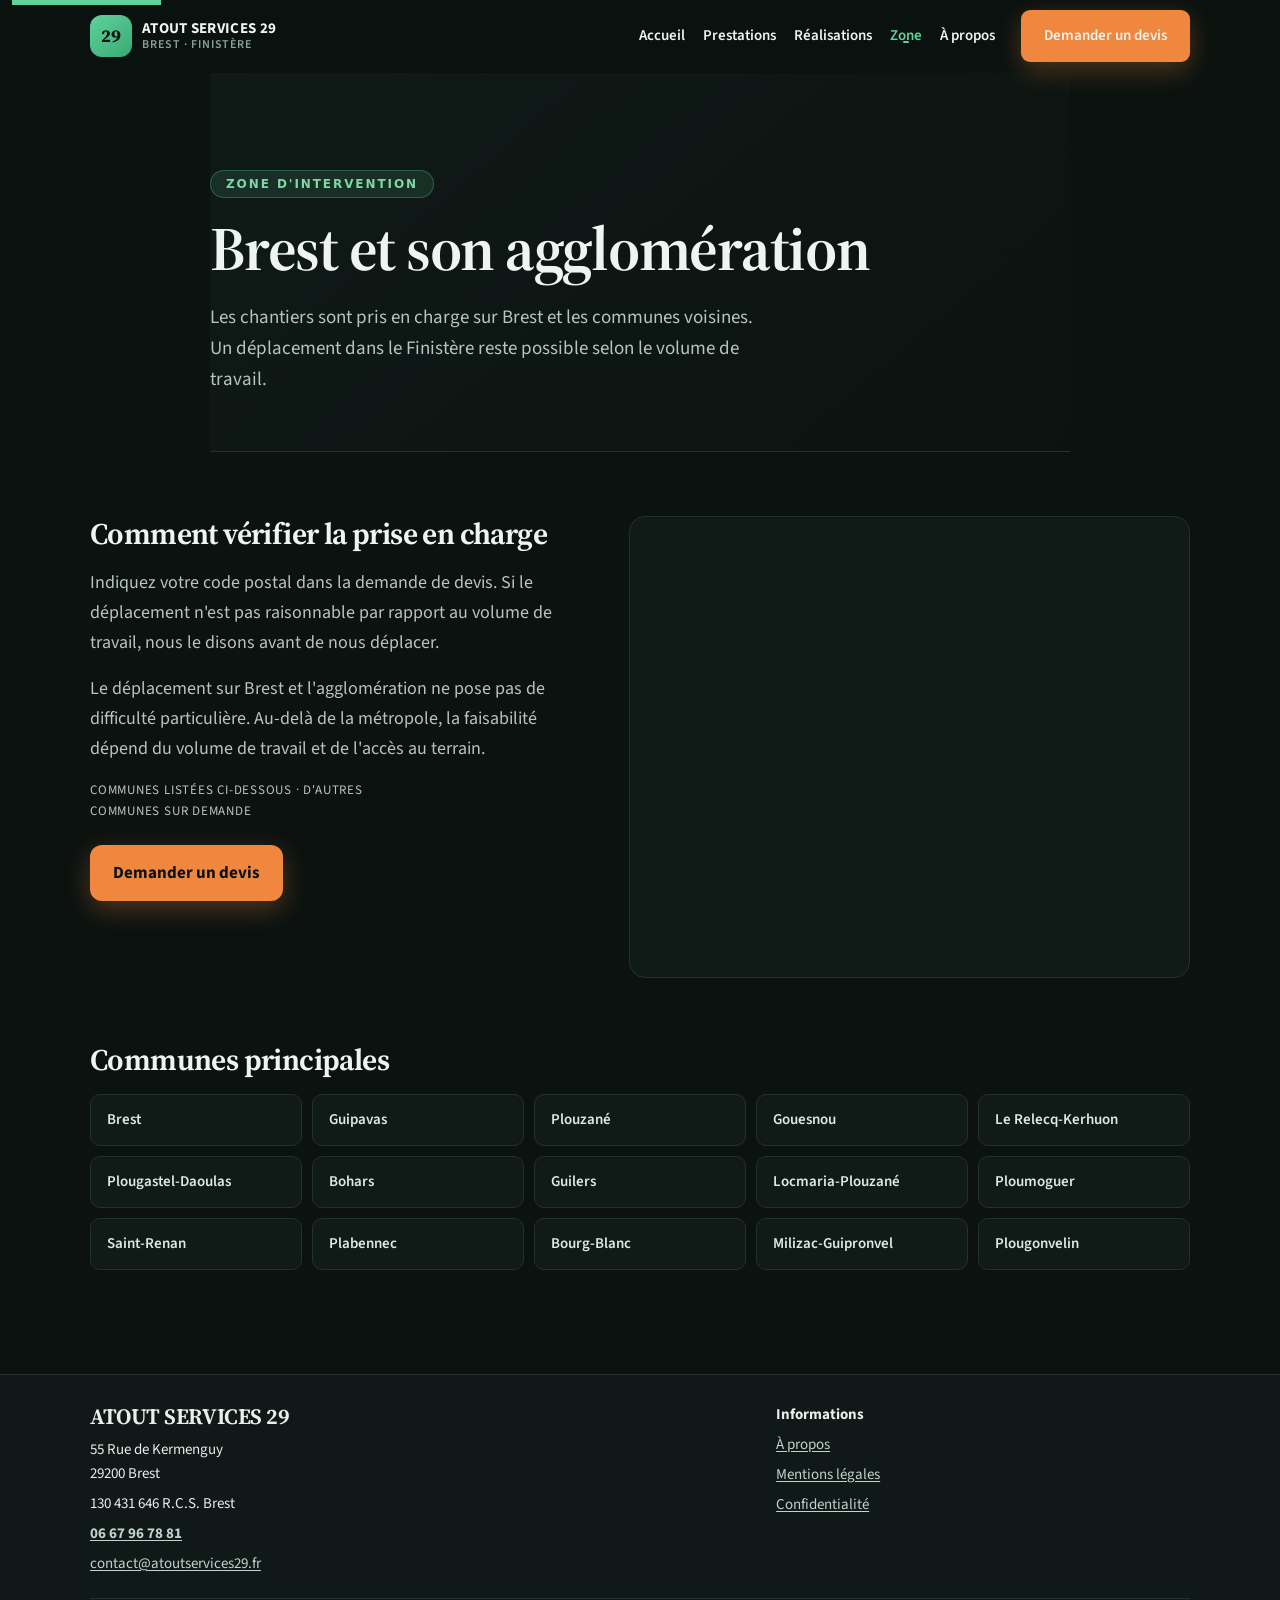
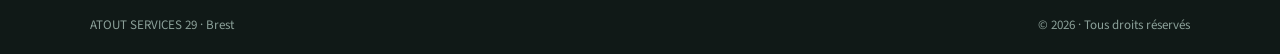
<file: zone.html>
<!DOCTYPE html>
<html lang="fr">
<head>
  <meta charset="UTF-8">
  <meta name="viewport" content="width=device-width, initial-scale=1">
  <title>Zone d’intervention Brest et agglomération | ATOUT SERVICES 29</title>
  <meta name="description" content="Interventions à Brest, Guipavas, Plouzané, Gouesnou, Le Relecq-Kerhuon, Plougastel-Daoulas et communes voisines.">
  <link rel="canonical" href="https://atoutservices29.fr/zone">
  <meta property="og:title" content="Zone d’intervention | ATOUT SERVICES 29">
  <meta property="og:description" content="Brest et agglomération, Finistère (29).">
  <meta property="og:image" content="https://atoutservices29.fr/img/og-cover.jpg">
  <meta property="og:type" content="website">
  <meta property="og:locale" content="fr_FR">
  <link rel="icon" href="img/favicon.svg" type="image/svg+xml">
  <link rel="icon" href="img/favicon.ico" sizes="32x32">
  <link rel="apple-touch-icon" href="img/apple-touch-icon.png">
  <link rel="preconnect" href="https://fonts.googleapis.com">
  <link rel="preconnect" href="https://fonts.gstatic.com" crossorigin>
  <link href="https://fonts.googleapis.com/css2?family=Source+Sans+3:wght@400;600;700&family=Source+Serif+4:opsz,wght@8..60,600;8..60,700&display=swap" rel="stylesheet">
  <link rel="stylesheet" href="css/style.css">
  <link rel="stylesheet" href="css/makietab.css">
</head>
<body>
  <a class="skip" href="#contenu">Aller au contenu</a>
  <header class="site-header">
    <div class="wrap header-inner">
      <a class="brand" href="index.html">
        <span class="brand-mark">29</span>
        <span class="brand-text"><strong>ATOUT SERVICES 29</strong><small>Brest · Finistère</small></span>
      </a>
      <button class="nav-toggle" type="button" data-nav-toggle aria-expanded="false" aria-controls="menu" aria-label="Ouvrir le menu"><span></span></button>
      <nav class="nav" id="menu" data-nav>
        <a href="index.html">Accueil</a>
        <a href="services.html">Prestations</a>
        <a href="realisations.html">Réalisations</a>
        <a href="zone.html" aria-current="page">Zone</a>
        <a href="a-propos.html">À propos</a>
        <a class="btn btn-devis" href="contact.html">Demander un devis</a>
      </nav>
    </div>
  </header>

  <main id="contenu">
    <header class="wrap page-hero">
      <p class="eyebrow">Zone d'intervention</p>
      <h1>Brest et son agglom&eacute;ration</h1>
      <p class="lede">Les chantiers sont pris en charge sur Brest et les communes voisines. Un d&eacute;placement dans le Finist&egrave;re reste possible selon le volume de travail.</p>
    </header>

    <section class="wrap zone-split">
      <div class="zone-text">
        <h2>Comment v&eacute;rifier la prise en charge</h2>
        <p>Indiquez votre code postal dans la demande de devis. Si le d&eacute;placement n'est pas raisonnable par rapport au volume de travail, nous le disons avant de nous d&eacute;placer.</p>
        <p>Le d&eacute;placement sur Brest et l'agglom&eacute;ration ne pose pas de difficult&eacute; particuli&egrave;re. Au-del&agrave; de la m&eacute;tropole, la faisabilit&eacute; d&eacute;pend du volume de travail et de l'acc&egrave;s au terrain.</p>
        <p class="zone-for">Communes list&eacute;es ci-dessous &middot; d'autres communes sur demande</p>
        <p class="svc-cta"><a class="btn btn-devis" href="contact.html">Demander un devis</a></p>
      </div>
      <figure class="zone-map">
        <iframe title="Carte de Brest et de l'agglom&eacute;ration" src="https://maps.google.com/maps?q=Brest%20m%C3%A9tropole&amp;z=11&amp;output=embed" loading="lazy" referrerpolicy="no-referrer-when-downgrade"></iframe>
      </figure>
    </section>

    <section class="wrap zone-communes">
      <h2>Communes principales</h2>
      <ul class="place-list">
        <li>Brest</li><li>Guipavas</li><li>Plouzan&eacute;</li><li>Gouesnou</li>
        <li>Le Relecq-Kerhuon</li><li>Plougastel-Daoulas</li><li>Bohars</li><li>Guilers</li>
        <li>Locmaria-Plouzan&eacute;</li><li>Ploumoguer</li><li>Saint-Renan</li><li>Plabennec</li>
        <li>Bourg-Blanc</li><li>Milizac-Guipronvel</li><li>Plougonvelin</li>
      </ul>
    </section>
  </main>

  <footer class="site-footer">
    <div class="wrap">
      <div class="footer-grid">
        <div>
          <h2>ATOUT SERVICES 29</h2>
          <p>55 Rue de Kermenguy<br>29200 Brest</p>
          <p>130 431 646 R.C.S. Brest</p>
          <p><strong><a data-phone-href><span data-phone-label></span></a></strong></p>
          <p><a href="mailto:contact@atoutservices29.fr" data-email-href data-email-label>contact@atoutservices29.fr</a></p>
        </div>
        <div>
          <p><strong>Navigation</strong></p>
          <ul>
            <li><a href="services.html">Prestations</a></li>
            <li><a href="realisations.html">Réalisations</a></li>
            <li><a href="zone.html">Zone d’intervention</a></li>
            <li><a href="contact.html">Contact</a></li>
          </ul>
        </div>
        <div>
          <p><strong>Informations</strong></p>
          <ul>
            <li><a href="a-propos.html">À propos</a></li>
            <li><a href="mentions-legales.html">Mentions légales</a></li>
            <li><a href="politique-confidentialite.html">Confidentialité</a></li>
          </ul>
        </div>
      </div>
      <div class="legal-line">
        <span>ATOUT SERVICES 29 · Brest</span>
        <span>© <span data-year></span> · Tous droits réservés</span>
      </div>
    </div>
  </footer>
  <div class="callbar" role="navigation" aria-label="Actions rapides">
    <a class="btn btn-devis" href="contact.html">Devis</a>
    <a class="btn btn-accent" href="tel:+33667967881" data-phone-wrap hidden data-phone-href>06 67 96 78 81</a>
    <a class="btn btn-ghost" href="mailto:contact@atoutservices29.fr" data-email-href>E-mail</a>
  </div>
  <script src="js/main.js"></script>
</body>
</html>
</file>
<file: css/style.css>
:root {
  --bg: #f7f4ef;
  --bg-2: #efe8dc;
  --surface: #fffdf9;
  --ink: #1c2b2a;
  --ink-soft: #3d4c4a;
  --muted: #5c6a68;
  --line: #d9d0c3;
  --accent: #1f4e46;
  --accent-2: #163832;
  --devis: #c45c26;
  --devis-2: #a44b1e;
  --ok: #2f6f4e;
  --max: 1100px;
  --sans: "Source Sans 3", "Segoe UI", sans-serif;
  --serif: "Source Serif 4", Georgia, serif;
  --radius: 14px;
  --shadow: 0 10px 30px rgba(28, 43, 42, 0.08);
  --header: 72px;
}

*,
*::before,
*::after {
  box-sizing: border-box;
}

html {
  scroll-behavior: smooth;
}

html:focus-within {
  scroll-behavior: smooth;
}

body {
  margin: 0;
  font-family: var(--sans);
  font-size: 18px;
  line-height: 1.6;
  color: var(--ink);
  background: var(--bg);
}

img {
  max-width: 100%;
  height: auto;
  display: block;
}

a {
  color: var(--accent);
  text-underline-offset: 0.15em;
}

a:hover {
  color: var(--devis);
}

:focus-visible {
  outline: 3px solid var(--devis);
  outline-offset: 3px;
}

.skip {
  position: absolute;
  left: 12px;
  top: -40px;
  background: var(--accent);
  color: #fff;
  padding: 8px 12px;
  z-index: 100;
}

.skip:focus {
  top: 12px;
}

.wrap {
  width: min(var(--max), calc(100% - 32px));
  margin-inline: auto;
}

.site-header {
  position: sticky;
  top: 0;
  z-index: 40;
  background: var(--bg);
  border-bottom: 1px solid var(--line);
}

.header-inner {
  display: flex;
  align-items: center;
  justify-content: space-between;
  min-height: var(--header);
  gap: 16px;
}

.brand {
  display: flex;
  align-items: center;
  gap: 10px;
  text-decoration: none;
  color: var(--ink);
}

.brand-mark {
  display: grid;
  place-items: center;
  width: 42px;
  height: 42px;
  border-radius: 10px;
  background: var(--accent);
  color: var(--bg);
  font-family: var(--serif);
  font-weight: 700;
  font-size: 18px;
}

.brand-text {
  display: flex;
  flex-direction: column;
  line-height: 1.15;
}

.brand-text strong {
  font-size: 15px;
  letter-spacing: 0.02em;
}

.brand-text small {
  color: var(--muted);
  font-size: 12px;
  font-weight: 600;
  letter-spacing: 0.08em;
  text-transform: uppercase;
}

.nav-toggle {
  display: none;
  width: 44px;
  height: 44px;
  border: 1px solid var(--line);
  background: var(--surface);
  border-radius: 10px;
}

.nav-toggle span,
.nav-toggle span::before,
.nav-toggle span::after {
  display: block;
  width: 18px;
  height: 2px;
  background: var(--ink);
  margin: 0 auto;
  position: relative;
}

.nav-toggle span::before,
.nav-toggle span::after {
  content: "";
  position: absolute;
  left: 0;
}

.nav-toggle span::before {
  top: -6px;
}

.nav-toggle span::after {
  top: 6px;
}

.nav {
  display: flex;
  align-items: center;
  gap: 8px 18px;
}

.nav a {
  text-decoration: none;
  color: var(--ink);
  font-size: 15px;
  font-weight: 600;
}

.nav a[aria-current="page"],
.nav a:hover {
  color: var(--accent);
}

.nav .btn {
  margin-left: 8px;
}

.btn {
  display: inline-flex;
  align-items: center;
  justify-content: center;
  gap: 8px;
  min-height: 46px;
  padding: 0 18px;
  border-radius: 999px;
  border: 1px solid transparent;
  text-decoration: none;
  font-weight: 700;
  font-size: 15px;
  cursor: pointer;
  font-family: inherit;
  transition: background-color 0.15s ease, color 0.15s ease, border-color 0.15s ease;
}

.btn-devis {
  background: var(--devis);
  color: #fff;
}

.btn-devis:hover {
  background: var(--devis-2);
  color: #fff;
}

.btn-accent {
  background: var(--accent);
  color: #fff;
}

.btn-accent:hover {
  background: var(--accent-2);
  color: #fff;
}

.btn-ghost {
  background: transparent;
  color: var(--ink);
  border-color: var(--line);
}

.btn-ghost:hover {
  border-color: var(--accent);
  color: var(--accent);
}

.hero {
  position: relative;
  min-height: 420px;
  height: 52vh;
  max-height: 560px;
  display: grid;
  align-items: end;
  color: #fff;
  isolation: isolate;
}

.hero img,
.hero video {
  position: absolute;
  inset: 0;
  width: 100%;
  height: 100%;
  object-fit: cover;
  z-index: -2;
}

.hero video {
  animation: hero-in 0.4s ease both;
}

@keyframes hero-in {
  from { opacity: 0; }
  to { opacity: 1; }
}

.hero-pause {
  position: absolute;
  right: 16px;
  bottom: 16px;
  z-index: 2;
  min-height: 40px;
  padding: 0 14px;
  border-radius: 999px;
  border: 1px solid rgba(255, 255, 255, 0.45);
  background: rgba(28, 43, 42, 0.45);
  color: #fff;
  font: inherit;
  font-size: 14px;
  font-weight: 700;
  cursor: pointer;
}

.hero::after {
  content: "";
  position: absolute;
  inset: 0;
  z-index: -1;
  background: linear-gradient(180deg, rgba(28, 43, 42, 0.15) 10%, rgba(28, 43, 42, 0.78) 100%);
}

.hero-inner {
  padding: 48px 0 56px;
  max-width: 760px;
}

.kicker {
  display: inline-block;
  font-size: 12px;
  font-weight: 700;
  letter-spacing: 0.14em;
  text-transform: uppercase;
  color: #f0d2bf;
  margin-bottom: 12px;
}

h1,
h2,
h3,
.serif {
  font-family: var(--serif);
  font-weight: 650;
  line-height: 1.2;
  letter-spacing: -0.02em;
}

h1 {
  font-size: clamp(40px, 6vw, 68px);
  margin: 0 0 20px;
}

.lede {
  font-size: 1.15rem;
  max-width: 46ch;
  color: #f3eee6;
  margin: 0 0 28px;
}

.hero-actions,
.actions {
  display: flex;
  flex-wrap: wrap;
  gap: 12px;
}

.section {
  padding: 88px 0;
}

.section-head {
  display: flex;
  justify-content: space-between;
  align-items: end;
  gap: 16px;
  margin-bottom: 28px;
}

.section-head h2,
.page-hero h1 {
  margin: 0 0 8px;
  font-size: clamp(28px, 4vw, 40px);
}

.section-head p,
.page-hero p {
  margin: 0;
  color: var(--muted);
  max-width: 60ch;
}

.page-hero {
  padding: 40px 0 12px;
}

.grid-6 {
  display: grid;
  grid-template-columns: repeat(3, 1fr);
  gap: 16px;
}

.card,
.tile,
.place,
.legal,
.form-card,
.contact-aside {
  background: var(--surface);
  border: 1px solid var(--line);
  border-radius: var(--radius);
  box-shadow: var(--shadow);
}

.tile {
  padding: 22px;
  text-decoration: none;
  color: inherit;
  display: flex;
  flex-direction: column;
  gap: 10px;
  min-height: 180px;
  transition: transform 0.15s ease, border-color 0.15s ease;
}

.tile:hover {
  transform: translateY(-2px);
  border-color: var(--accent);
  color: inherit;
}

.tile-icon {
  width: 44px;
  height: 44px;
  border-radius: 12px;
  background: var(--bg-2);
  color: var(--accent);
  display: grid;
  place-items: center;
}

.tile h3 {
  margin: 0;
  font-size: 22px;
}

.tile p {
  margin: 0;
  color: var(--muted);
  font-size: 16px;
}

.tile span {
  margin-top: auto;
  font-size: 14px;
  font-weight: 700;
  color: var(--accent);
}

.shots {
  display: grid;
  grid-template-columns: 1.2fr 1fr 1fr;
  gap: 14px;
}

.shot {
  position: relative;
  overflow: hidden;
  border-radius: var(--radius);
  min-height: 220px;
}

.shot img {
  width: 100%;
  height: 100%;
  object-fit: cover;
  min-height: 220px;
  transition: transform 0.45s ease;
}

.shot:hover img,
.gallery figure:hover img {
  transform: scale(1.03);
}

.shot figcaption {
  position: absolute;
  left: 0;
  right: 0;
  bottom: 0;
  padding: 14px;
  color: #fff;
  background: linear-gradient(transparent, rgba(28, 43, 42, 0.75));
  font-size: 14px;
  font-weight: 700;
}

.band {
  background: var(--accent);
  color: #fff;
}

.band .wrap {
  padding: 48px 0;
  display: flex;
  justify-content: space-between;
  align-items: center;
  gap: 20px;
}

.band h2 {
  margin: 0 0 8px;
  font-size: 32px;
}

.band p {
  margin: 0;
  color: #d7e4e1;
}

.trust {
  display: grid;
  grid-template-columns: repeat(3, 1fr);
  gap: 16px;
}

.trust article {
  padding: 22px;
}

.trust h3 {
  margin: 0 0 8px;
  font-size: 20px;
}

.trust p {
  margin: 0;
  color: var(--muted);
  font-size: 16px;
}

.gallery {
  display: grid;
  grid-template-columns: repeat(2, 1fr);
  gap: 16px;
}

.gallery figure {
  margin: 0;
  background: var(--surface);
  border: 1px solid var(--line);
  border-radius: var(--radius);
  overflow: hidden;
}

.gallery img {
  width: 100%;
  aspect-ratio: 3 / 2;
  object-fit: cover;
  transition: transform 0.45s ease;
}

.gallery figcaption {
  padding: 14px 16px 16px;
  font-size: 15px;
  color: var(--ink-soft);
}

.gallery figcaption strong {
  display: block;
  color: var(--ink);
  margin-bottom: 4px;
}

.service {
  padding: 28px 0;
  border-top: 1px solid var(--line);
}

.service:first-of-type {
  border-top: 0;
}

.service h2 {
  font-size: 30px;
  margin: 0 0 12px;
}

.cols {
  display: grid;
  grid-template-columns: 1.2fr 0.8fr;
  gap: 24px;
}

.note,
.aside-box {
  background: var(--bg-2);
  border-radius: var(--radius);
  padding: 18px 20px;
}

.note h3,
.aside-box h3 {
  margin: 0 0 8px;
  font-size: 16px;
}

.note ul,
.service ul {
  margin: 8px 0 0;
  padding-left: 18px;
}

.who {
  display: flex;
  gap: 8px;
  flex-wrap: wrap;
  margin-top: 14px;
}

.who span {
  background: var(--surface);
  border: 1px solid var(--line);
  border-radius: 999px;
  padding: 4px 10px;
  font-size: 13px;
  font-weight: 700;
}

.places {
  display: grid;
  grid-template-columns: repeat(3, 1fr);
  gap: 12px;
}

.place {
  padding: 16px 18px;
  font-weight: 700;
}

.contact-grid {
  display: grid;
  grid-template-columns: 1.15fr 0.85fr;
  gap: 20px;
}

.form-card,
.contact-aside,
.legal {
  padding: 24px;
}

label {
  display: block;
  font-size: 14px;
  font-weight: 700;
  margin: 0 0 6px;
}

input,
select,
textarea {
  width: 100%;
  font: inherit;
  font-size: 16px;
  padding: 12px 12px;
  border-radius: 10px;
  border: 1px solid var(--line);
  background: #fff;
  color: var(--ink);
  margin-bottom: 14px;
}

textarea {
  min-height: 140px;
  resize: vertical;
}

.honeypot {
  display: none !important;
}

.form-error {
  background: #f8e6dc;
  color: #7a2e12;
  border-radius: 10px;
  padding: 10px 12px;
  margin-bottom: 12px;
  font-size: 15px;
}

.map {
  width: 100%;
  min-height: 280px;
  border: 0;
  border-radius: var(--radius);
}

.site-footer {
  background: var(--accent-2);
  color: #e7eeec;
  padding: 28px 0 18px;
  margin-top: 24px;
}

.footer-grid {
  display: grid;
  grid-template-columns: 1.6fr 1fr;
  gap: 24px;
  margin-bottom: 16px;
}

.footer-grid > div:nth-child(2) {
  display: none;
}

.site-footer a {
  color: #fff;
}

.site-footer h2 {
  font-size: 22px;
  margin: 0 0 8px;
}

.site-footer p,
.site-footer li {
  margin: 0 0 6px;
  font-size: 15px;
}

.site-footer ul {
  list-style: none;
  padding: 0;
  margin: 0;
}

.legal-line {
  border-top: 1px solid rgba(255, 255, 255, 0.12);
  padding-top: 16px;
  font-size: 13px;
  color: #c5d2cf;
  display: flex;
  justify-content: space-between;
  gap: 12px;
  flex-wrap: wrap;
}

.callbar {
  display: none;
}

.page-404 {
  min-height: 60vh;
  display: grid;
  align-content: center;
  padding: 48px 0;
}

.page-404 p {
  color: var(--muted);
}

@media (max-width: 900px) {
  .grid-6,
  .trust,
  .places,
  .cols,
  .contact-grid,
  .footer-grid,
  .shots,
  .gallery {
    grid-template-columns: 1fr 1fr;
  }

  .shots {
    grid-template-columns: 1fr;
  }
}

@media (max-width: 760px) {
  body {
    font-size: 17px;
  }

  .nav-toggle {
    display: inline-flex;
    align-items: center;
    justify-content: center;
  }

  .nav {
    display: flex;
    position: absolute;
    left: 0;
    right: 0;
    top: var(--header);
    background: var(--bg);
    border-bottom: 1px solid var(--line);
    flex-direction: column;
    align-items: stretch;
    padding: 12px 16px 18px;
    transform: translateY(-8px);
    opacity: 0;
    visibility: hidden;
    pointer-events: none;
    transition: transform 0.25s ease, opacity 0.25s ease, visibility 0.25s ease;
  }

  .nav.is-open {
    transform: none;
    opacity: 1;
    visibility: visible;
    pointer-events: auto;
  }

  .nav .btn {
    margin: 8px 0 0;
  }

  .grid-6,
  .trust,
  .places,
  .cols,
  .contact-grid,
  .footer-grid,
  .gallery,
  .shots {
    grid-template-columns: 1fr;
  }

  .band .wrap,
  .section-head,
  .legal-line {
    flex-direction: column;
    align-items: flex-start;
  }

  .hero {
    height: 46vh;
    min-height: 280px;
    max-height: 420px;
  }

  .hero-pause {
    bottom: 88px;
  }

  .callbar {
    display: flex;
    position: fixed;
    left: 0;
    right: 0;
    bottom: 0;
    z-index: 50;
    background: var(--surface);
    border-top: 1px solid var(--line);
    padding: 10px 12px calc(10px + env(safe-area-inset-bottom));
    gap: 8px;
  }

  .callbar .btn {
    flex: 1;
    min-width: 0;
    padding-left: 8px;
    padding-right: 8px;
    font-size: 15px;
  }

  body {
    padding-bottom: 72px;
  }
}

.steps {
  display: grid;
  grid-template-columns: repeat(4, 1fr);
  gap: 14px;
  counter-reset: step;
}

.step {
  padding: 22px;
}

.step span {
  display: block;
  font-family: var(--serif);
  font-size: 28px;
  color: var(--accent);
  margin-bottom: 8px;
}

.step h3 {
  margin: 0 0 8px;
  font-size: 20px;
}

.step p {
  margin: 0;
  color: var(--muted);
  font-size: 16px;
}

.map-zone {
  min-height: 420px;
  margin: 8px 0 28px;
}

.page-photo {
  width: 100%;
  max-height: 460px;
  object-fit: cover;
  border-radius: var(--radius);
  margin: 8px 0 28px;
}

.js .reveal {
  opacity: 0;
  transform: translateY(12px);
}

.js .reveal.is-in {
  animation: rise 0.55s ease both;
}

@keyframes rise {
  from { opacity: 0; transform: translateY(12px); }
  to { opacity: 1; transform: none; }
}

@media (max-width: 900px) {
  .steps {
    grid-template-columns: 1fr 1fr;
  }
}

@media (max-width: 760px) {
  .steps {
    grid-template-columns: 1fr;
  }
}

@media (prefers-reduced-motion: reduce) {
  html {
    scroll-behavior: auto;
  }

  .tile,
  .btn,
  .shot img,
  .gallery img,
  .nav,
  .hero video {
    transition: none;
    animation: none;
  }

  .js .reveal,
  .js .reveal.is-in {
    opacity: 1;
    transform: none;
    animation: none;
  }
}
</file>
<file: css/makietab.css>
/* MAKIETA B — ciemny, motion-first. Ładowany PO css/style.css, tylko nadpisuje. */

/* ---------- 1. Tokeny: jasny -> ciemny ---------- */
:root {
  --bg: #0c1210;
  --bg-2: #101917;
  --surface: #141f1c;
  --surface-2: #1a2723;
  --ink: #eef4f1;
  --ink-soft: #c2d2cc;
  --muted: #8ba099;
  --line: #22322d;
  --accent: #5fd39b;
  --accent-2: #3aa876;
  --devis: #f0873f;
  --devis-2: #d9702c;
  --ok: #5fd39b;
  --shadow: 0 18px 50px rgba(0, 0, 0, 0.5);
  --radius: 18px;
  --ease: cubic-bezier(0.22, 0.61, 0.36, 1);
  color-scheme: dark;
}

body {
  background: var(--bg);
  color: var(--ink);
  overflow-x: hidden;
  -webkit-font-smoothing: antialiased;
}

img {
  display: block;
  max-width: 100%;
  height: auto;
}

/* jasne tła z oryginalnego arkusza na ciemnych tokenach */
.form-card,
.note,
.aside-box,
.map,
.place,
.legal,
.who,
.service,
.cols > * {
  background: var(--surface);
  border-color: var(--line);
  color: var(--ink);
}

.form-card input,
.form-card select,
.form-card textarea {
  background: var(--bg-2);
  border-color: var(--line);
  color: var(--ink);
}

.form-card input::placeholder,
.form-card textarea::placeholder {
  color: var(--muted);
}

/* ---------- 2. Przyciski i linki ---------- */
.btn {
  border-radius: 12px;
  padding: 13px 22px;
  font-size: 17px;
  font-weight: 700;
  transition: transform 0.25s var(--ease), box-shadow 0.3s var(--ease), background 0.25s, color 0.25s, border-color 0.25s;
}

.btn:hover {
  transform: translateY(-2px);
}

.btn-devis {
  background: var(--devis);
  color: #0c1210;
  box-shadow: 0 8px 26px rgba(240, 135, 63, 0.3);
}

.btn-devis:hover {
  background: var(--devis);
  color: #0c1210;
  box-shadow: 0 14px 36px rgba(240, 135, 63, 0.45);
}

.btn-ghost {
  background: transparent;
  border-color: var(--line);
  color: var(--ink);
}

.btn-ghost:hover {
  border-color: var(--accent);
  color: var(--accent);
  background: rgba(95, 211, 155, 0.08);
}

/* jasny border z index.html na ciemnym tle */
.btn-ghost[style] {
  border-color: var(--line) !important;
  color: var(--ink) !important;
}

.btn-accent {
  background: var(--accent);
  color: #08120e;
}

/* ---------- 3. Nagłówek ---------- */
.site-header {
  background: rgba(12, 18, 16, 0.72);
  backdrop-filter: blur(18px) saturate(1.5);
  -webkit-backdrop-filter: blur(18px) saturate(1.5);
  border-bottom: 1px solid transparent;
  transition: border-color 0.4s var(--ease), background 0.4s var(--ease);
}

.site-header.is-stuck {
  border-bottom-color: var(--line);
  background: rgba(12, 18, 16, 0.92);
}

.brand:hover .brand-mark {
  transform: rotate(-8deg) scale(1.06);
}

.brand-mark {
  background: linear-gradient(140deg, var(--accent), var(--accent-2));
  color: #08120e;
  border-radius: 12px;
  transition: transform 0.5s var(--ease);
}

.nav a {
  position: relative;
  border-radius: 9px;
  transition: color 0.25s;
}

.nav a::after {
  content: "";
  position: absolute;
  left: 13px;
  right: 13px;
  bottom: 5px;
  height: 2px;
  background: var(--accent);
  border-radius: 2px;
  transform: scaleX(0);
  transform-origin: left;
  transition: transform 0.35s var(--ease);
}

.nav a:hover::after,
.nav a[aria-current="page"]::after {
  transform: scaleX(1);
}

.nav a[aria-current="page"] {
  color: var(--accent);
}

.nav.is-open {
  background: var(--bg-2);
  border-color: var(--line);
}

.nav-toggle {
  border-color: var(--line);
  background: var(--surface);
  border-radius: 11px;
}

.nav-toggle span,
.nav-toggle span::before,
.nav-toggle span::after {
  background: var(--ink);
}

/* ---------- 4. HERO motion-first ---------- */
.hero {
  min-height: 96vh;
  height: auto;
  max-height: none;
  display: flex;
  align-items: center;
  overflow: hidden;
  padding: 70px 0;
  isolation: isolate;
  background: var(--bg);
}

.hero::before {
  content: "";
  position: absolute;
  inset: 0;
  z-index: -1;
  background-image: linear-gradient(rgba(95, 211, 155, 0.05) 1px, transparent 1px),
    linear-gradient(90deg, rgba(95, 211, 155, 0.05) 1px, transparent 1px);
  background-size: 64px 64px;
  -webkit-mask-image: radial-gradient(ellipse 80% 65% at 50% 45%, #000 30%, transparent 75%);
  mask-image: radial-gradient(ellipse 80% 65% at 50% 45%, #000 30%, transparent 75%);
}

.hero-orb {
  position: absolute;
  border-radius: 50%;
  filter: blur(90px);
  opacity: 0.42;
  mix-blend-mode: screen;
  z-index: -1;
  pointer-events: none;
}

.hero-orb-1 {
  width: 560px;
  height: 560px;
  background: radial-gradient(circle, #1f6f4f, transparent 70%);
  top: -12%;
  left: -10%;
  animation:b-float1 20s var(--ease) infinite alternate;
}

.hero-orb-2 {
  width: 480px;
  height: 480px;
  background: radial-gradient(circle, #8a4a1c, transparent 70%);
  bottom: -14%;
  right: -8%;
  animation: b-float2 26s var(--ease) infinite alternate;
}

.hero-orb-3 {
  width: 400px;
  height: 400px;
  background: radial-gradient(circle, #1d4f5e, transparent 70%);
  top: 38%;
  left: 44%;
  animation: b-float1 32s var(--ease) infinite alternate-reverse;
}

@keyframes b-float1 {
  0% { transform: translate3d(0, 0, 0) scale(1); }
  100% { transform: translate3d(60px, 50px, 0) scale(1.18); }
}

@keyframes b-float2 {
  0% { transform: translate3d(0, 0, 0) scale(1.1); }
  100% { transform: translate3d(-70px, -40px, 0) scale(0.9); }
}

.hero-inner {
  position: relative;
  z-index: 2;
  display: grid;
  grid-template-columns: 1.1fr 0.9fr;
  gap: 56px;
  align-items: center;
  width: 100%;
}

.hero-inner > div:first-child {
  max-width: 640px;
}

.hero h1 {
  font-family: var(--serif);
  font-size: clamp(38px, 5.6vw, 66px);
  line-height: 1.03;
  letter-spacing: -0.025em;
  margin: 0 0 24px;
}

.word {
  display: inline-block;
  opacity: 0;
  transform: translateY(70%) rotate(6deg);
  transition: opacity 0.85s var(--ease), transform 0.85s var(--ease);
}

.word.in {
  opacity: 1;
  transform: none;
}

.word.hl {
  background: linear-gradient(100deg, var(--accent), var(--devis));
  -webkit-background-clip: text;
  background-clip: text;
  color: transparent;
}

.eyebrow {
  display: inline-flex;
  align-items: center;
  gap: 9px;
  padding: 7px 15px;
  border-radius: 100px;
  background: rgba(95, 211, 155, 0.12);
  border: 1px solid rgba(95, 211, 155, 0.3);
  color: var(--accent);
  font-size: 14.5px;
  font-weight: 700;
  letter-spacing: 0.03em;
  margin: 0 0 24px;
}

.eyebrow .dot {
  width: 7px;
  height: 7px;
  border-radius: 50%;
  background: var(--accent);
  animation: b-pulse 2.2s var(--ease) infinite;
}

@keyframes b-pulse {
  0% { box-shadow: 0 0 0 0 rgba(95, 211, 155, 0.55); }
  70% { box-shadow: 0 0 0 11px transparent; }
  100% { box-shadow: 0 0 0 0 transparent; }
}

.hero .kicker {
  display: inline-flex;
  align-items: center;
  gap: 9px;
  padding: 7px 15px;
  border-radius: 100px;
  background: rgba(95, 211, 155, 0.12);
  border: 1px solid rgba(95, 211, 155, 0.3);
  color: var(--accent);
  font-size: 14.5px;
  font-weight: 700;
  margin: 0 0 24px;
}

.hero .lede {
  font-size: 20px;
  color: var(--ink-soft);
  margin: 0 0 32px;
  max-width: 46ch;
}

.hero-actions,
.hero .cta {
  display: flex;
  flex-wrap: wrap;
  gap: 13px;
  margin: 0 0 36px;
}

.hero-proof {
  display: flex;
  flex-wrap: wrap;
  gap: 12px 28px;
  font-size: 15.5px;
  color: var(--muted);
  margin: 0;
  padding: 0;
  list-style: none;
}

.hero-proof li {
  display: flex;
  align-items: center;
  gap: 8px;
}

.hero-proof svg {
  color: var(--accent);
  flex: 0 0 auto;
}

/* hero media: stack kart ze scroll parallax */
.hero-stack {
  position: relative;
  height: 520px;
}

.stack-card {
  position: absolute;
  border-radius: 20px;
  overflow: hidden;
  box-shadow: var(--shadow);
  border: 1px solid var(--line);
  transform: translate3d(0, 0, 0) scale(1) rotate(0deg);
  will-change: transform;
}

.stack-card img {
  width: 100%;
  height: 100%;
  object-fit: cover;
}

.stack-card .lbl {
  position: absolute;
  left: 16px;
  bottom: 14px;
  color: #fff;
  font-weight: 700;
  font-size: 16px;
  text-shadow: 0 2px 10px rgba(0, 0, 0, 0.7);
}

.sc-1 { width: 66%; height: 280px; top: 0; left: 0; z-index: 3; }
.sc-2 { width: 56%; height: 230px; top: 170px; right: 0; z-index: 2; }
.sc-3 { width: 60%; height: 210px; bottom: 0; left: 14%; z-index: 1; }

.stack-card.float {
  animation: b-bob 7s var(--ease) infinite alternate;
}

.sc-2.float { animation-duration: 9s; animation-delay: -3s; }
.sc-3.float { animation-duration: 11s; animation-delay: -6s; }

@keyframes b-bob {
  0% { translate: 0 0; }
  100% { translate: 0 -16px; }
}

/* ---------- 5. Sekcje i karty ---------- */
.section {
  padding: 100px 0;
}

.section-head h2,
.band h2 {
  color: var(--ink);
}

.section-head p {
  color: var(--muted);
}

.grid-6 {
  display: grid;
  grid-template-columns: repeat(2, 1fr);
  gap: 18px;
}

.tile,
.card {
  background: linear-gradient(160deg, var(--surface), var(--bg-2));
  border: 1px solid var(--line);
  border-radius: var(--radius);
  box-shadow: none;
  transition: transform 0.45s var(--ease), border-color 0.4s var(--ease), box-shadow 0.45s var(--ease);
  will-change: transform;
}

.tile::before,
.card::before {
  content: "";
  position: absolute;
  inset: 0;
  border-radius: inherit;
  opacity: 0;
  transition: opacity 0.5s var(--ease);
  background: radial-gradient(460px circle at var(--mx, 50%) var(--my, 50%), rgba(95, 211, 155, 0.14), transparent 62%);
  pointer-events: none;
}

.tile:hover,
.card:hover {
  transform: translateY(-7px);
  border-color: rgba(95, 211, 155, 0.42);
  box-shadow: var(--shadow);
}

.tile:hover::before,
.card:hover::before {
  opacity: 1;
}

.grid-6 > .tile {
  position: relative;
}

.tile h3,
.card h3,
.step h3 {
  font-family: var(--serif);
  color: var(--ink);
}

.tile p,
.card p,
.step p {
  color: var(--ink-soft);
}

.tile > span:last-child {
  color: var(--accent);
  font-weight: 700;
  display: inline-flex;
  align-items: center;
  gap: 7px;
  transition: transform 0.3s var(--ease);
}

.tile:hover > span:last-child {
  transform: translateX(4px);
}

.tile-icon {
  background: rgba(95, 211, 155, 0.13);
  color: var(--accent);
  border-radius: 13px;
  transition: transform 0.5s var(--ease), background 0.3s, color 0.3s;
}

.tile:hover .tile-icon {
  transform: translateY(-4px) rotate(-8deg) scale(1.09);
  background: var(--accent);
  color: #08120e;
}

/* karta CTA w bento */
.tile-cta {
  background: linear-gradient(150deg, var(--accent), var(--accent-2));
  border-color: transparent;
  position: relative;
  display: flex;
  flex-direction: column;
  justify-content: space-between;
  gap: 24px;
}

.tile-cta h3 {
  color: #08120e;
}

.tile-cta p {
  color: rgba(8, 18, 14, 0.75);
}

/* ---------- 6. Kroki: poziomy strip ---------- */
.steps {
  display: flex;
  gap: 18px;
  overflow-x: auto;
  padding: 6px 4px 22px;
  scroll-snap-type: x mandatory;
  scrollbar-width: thin;
}

.steps::-webkit-scrollbar {
  height: 6px;
}

.steps::-webkit-scrollbar-thumb {
  background: var(--line);
  border-radius: 3px;
}

.steps .step {
  flex: 0 0 268px;
  scroll-snap-align: start;
  position: relative;
}

.steps .step > span:first-of-type {
  background: rgba(95, 211, 155, 0.16);
  color: var(--accent);
  transition: transform 0.45s var(--ease), background 0.3s, color 0.3s;
}

.steps .step:hover > span:first-of-type {
  transform: scale(1.14);
  background: var(--accent);
  color: #08120e;
}

/* ---------- 7. Galeria ---------- */
.shots {
  display: grid;
  grid-template-columns: 1fr 1fr;
  gap: 18px;
}

.shot {
  background: var(--surface);
  border: 1px solid var(--line);
  border-radius: 16px;
}

.shot:nth-child(n) {
  grid-column: span 1;
  aspect-ratio: 16 / 10;
}

.shot img {
  transition: transform 0.85s var(--ease), filter 0.5s;
}

.shot:hover img {
  transform: scale(1.08);
  filter: brightness(1.08);
}

.gallery {
  border-color: var(--line);
}

/* ---------- 8. Band CTA ---------- */
.band {
  background: linear-gradient(140deg, #0f1a17, #0c1210);
  border-block: 1px solid var(--line);
  color: var(--ink);
  position: relative;
  overflow: hidden;
}

.band::before {
  content: "";
  position: absolute;
  width: 600px;
  height: 600px;
  border-radius: 50%;
  background: radial-gradient(circle, rgba(240, 135, 63, 0.22), transparent 68%);
  top: -240px;
  right: -140px;
  animation: b-float2 22s var(--ease) infinite alternate;
  pointer-events: none;
}

.band .wrap {
  position: relative;
  z-index: 2;
}

.band p {
  color: var(--muted);
}

/* ---------- 9. Stopka i callbar ---------- */
.site-footer {
  background: var(--bg-2);
  border-top: 1px solid var(--line);
}

.site-footer a {
  color: var(--ink-soft);
  transition: color 0.25s;
}

.site-footer a:hover {
  color: var(--accent);
}

.legal-line {
  color: var(--muted);
  border-top: 1px solid var(--line);
}

.callbar {
  background: rgba(12, 18, 16, 0.92);
  backdrop-filter: blur(14px);
  border-top: 1px solid var(--line);
}

/* ---------- 10. Pływające CTA telefonu ---------- */
.fixed-cta {
  position: fixed;
  right: 24px;
  bottom: 24px;
  z-index: 80;
  display: flex;
  align-items: center;
  gap: 11px;
  padding: 14px 22px;
  border-radius: 100px;
  text-decoration: none;
  font-weight: 700;
  font-size: 17px;
  background: var(--devis);
  color: #0c1210;
  box-shadow: 0 14px 40px rgba(240, 135, 63, 0.4);
  transition: transform 0.3s var(--ease), box-shadow 0.3s var(--ease), opacity 0.4s var(--ease);
  opacity: 0;
  pointer-events: none;
}

.fixed-cta.is-visible {
  opacity: 1;
  pointer-events: auto;
  animation: b-cta-in 0.8s var(--ease) both;
}

.fixed-cta:hover {
  color: #0c1210;
  transform: scale(1.05);
  box-shadow: 0 18px 52px rgba(240, 135, 63, 0.55);
}

.fixed-cta svg {
  animation: b-ring 2.4s var(--ease) infinite;
}

@keyframes b-cta-in {
  from { opacity: 0; transform: translateY(24px) scale(0.9); }
  to { opacity: 1; transform: none; }
}

@keyframes b-ring {
  0%, 100% { transform: rotate(0deg); }
  25% { transform: rotate(-14deg); }
  75% { transform: rotate(14deg); }
}

/* ---------- 11. Reveal ---------- */
.js .rv {
  opacity: 0;
  transform: translateY(30px);
  transition: opacity 0.8s var(--ease), transform 0.8s var(--ease);
}

.js .rv.in {
  opacity: 1;
  transform: none;
}

.js .reveal {
  opacity: 0;
  transform: translateY(26px);
  transition: opacity 0.8s var(--ease), transform 0.8s var(--ease);
}

.js .reveal.is-in {
  opacity: 1;
  transform: none;
}

.rv-d1 { transition-delay: 0.08s; }
.rv-d2 { transition-delay: 0.16s; }
.rv-d3 { transition-delay: 0.24s; }
.rv-d4 { transition-delay: 0.32s; }

/* ---------- 12. Strony wewnętrzne: page-hero ---------- */
.page-hero {
  background: linear-gradient(140deg, #0f1a17, #0c1210);
  border-bottom: 1px solid var(--line);
  color: var(--ink);
}

.page-hero p {
  color: var(--ink-soft);
}

.page-404 {
  color: var(--ink);
}

/* ---------- 13. Responsywność ---------- */
@media (max-width: 1000px) {
  .hero {
    min-height: auto;
    padding: 60px 0 70px;
  }

  .hero-inner {
    grid-template-columns: 1fr;
    gap: 44px;
  }

  .hero-inner > div:first-child {
    max-width: none;
  }

  .hero-stack {
    height: 420px;
  }

  .tile-cta {
    grid-column: span 2;
  }

  .section {
    padding: 74px 0;
  }

  .fixed-cta {
    bottom: 16px;
    right: 16px;
    padding: 12px 18px;
    font-size: 16px;
  }
}

@media (max-width: 620px) {
  .grid-6,
  .trust,
  .shots,
  .steps {
    grid-template-columns: 1fr;
  }

  .tile-cta {
    grid-column: span 1;
  }

  .shot:nth-child(n) {
    aspect-ratio: 4 / 3;
  }

  .hero .lede {
    font-size: 18.5px;
  }

  .hero-actions .btn,
  .hero .cta .btn {
    flex: 1 1 100%;
  }

  .hero-stack {
    height: 380px;
  }

  /* mobile: zwykły grid 2x2, bez absolutów — nic nie wychodzi poza kontener */
  .hero-stack {
    position: static;
    height: auto;
    display: grid;
    grid-template-columns: 1fr 1fr;
    gap: 12px;
  }

  .sc-1,
  .sc-2,
  .sc-3 {
    position: static;
    inset: auto;
    width: auto;
    height: 170px;
  }

  .sc-3 {
    grid-column: span 2;
    height: 150px;
  }

  .steps .step {
    flex: 0 0 240px;
  }

  /* mobile: telefon jest w callbarze na dole — pływające CTA tylko desktop */
  .fixed-cta {
    display: none;
  }
}

@media (prefers-reduced-motion: reduce) {
  *,
  *::before,
  *::after {
    animation-duration: 0.001ms !important;
    animation-iteration-count: 1 !important;
    transition-duration: 0.001ms !important;
  }

  .word,
  .rv,
  .js .reveal {
    opacity: 1 !important;
    transform: none !important;
  }

  html {
    scroll-behavior: auto;
  }
}

/* ============================================================
   STRONY WEWNETRZNE - layout ze zdjeciami (services, zone, a-propos, SEO)
   ============================================================ */

.page-hero {
  padding: clamp(48px, 8vw, 96px) 0 clamp(32px, 5vw, 56px);
  max-width: 860px;
}

.page-hero .eyebrow {
  font: 600 12px/1 var(--ui, system-ui, sans-serif);
  letter-spacing: .16em;
  text-transform: uppercase;
  color: var(--m-accent-soft, #7fd6a6);
  margin: 0 0 18px;
}

.page-hero h1 {
  font-family: var(--serif, Georgia, serif);
  font-size: clamp(34px, 5.2vw, 62px);
  line-height: 1.05;
  letter-spacing: -.02em;
  margin: 0 0 22px;
}

.page-hero .lede {
  font-size: clamp(16px, 1.6vw, 19px);
  line-height: 1.62;
  color: #b6c6bd;
  max-width: 62ch;
  margin: 0;
}

/* --- blok uslugi: zdjecie + tresc, naprzemiennie --- */

.svc {
  display: grid;
  grid-template-columns: minmax(0, 1.05fr) minmax(0, 1fr);
  gap: clamp(28px, 4.5vw, 64px);
  align-items: center;
  padding: clamp(40px, 6vw, 76px) 0;
  border-top: 1px solid #1d2a24;
}

.svc-rev .svc-media { order: 2; }

.svc-media {
  margin: 0;
  border-radius: 18px;
  overflow: hidden;
  background: #101a16;
  border: 1px solid #223229;
}

.svc-media img {
  display: block;
  width: 100%;
  height: clamp(260px, 34vw, 400px);
  object-fit: cover;
}

.svc-body h2 {
  font-family: var(--serif, Georgia, serif);
  font-size: clamp(24px, 3vw, 34px);
  line-height: 1.12;
  letter-spacing: -.015em;
  margin: 0 0 14px;
}

.svc-body > p {
  color: #b6c6bd;
  line-height: 1.66;
  margin: 0 0 16px;
  max-width: 54ch;
}

.svc-list {
  list-style: none;
  padding: 0;
  margin: 0 0 20px;
  border-top: 1px solid #1d2a24;
}

.svc-list li {
  padding: 11px 0 11px 26px;
  border-bottom: 1px solid #1d2a24;
  color: #dfe9e4;
  line-height: 1.5;
  position: relative;
}

.svc-list li::before {
  content: "";
  position: absolute;
  left: 2px;
  top: 19px;
  width: 8px;
  height: 8px;
  border-radius: 50%;
  background: #2f9e63;
}

.svc-for {
  font-size: 13px;
  letter-spacing: .06em;
  text-transform: uppercase;
  color: #8fa79a;
  margin: 0 0 22px !important;
}

.svc-cta {
  display: flex;
  flex-wrap: wrap;
  align-items: center;
  gap: 16px 22px;
  margin: 0 0 22px !important;
}

.svc-more {
  color: #7fd6a6;
  text-decoration: underline;
  text-underline-offset: 4px;
  font-weight: 600;
}

.svc-scope {
  font-size: 14px;
  line-height: 1.6;
  color: #93a89b;
  background: #101a16;
  border: 1px solid #223229;
  border-left: 3px solid #2f9e63;
  border-radius: 10px;
  padding: 14px 16px;
  margin: 0 !important;
  max-width: none;
}

.svc-scope strong {
  color: #cfdcd4;
  font-weight: 700;
}

/* --- pasmo CTA na koncu --- */

.svc-cta-band {
  text-align: center;
  padding: clamp(56px, 8vw, 96px) 24px;
  margin: 20px auto 0;
  max-width: 780px;
  border-radius: 20px;
  background: linear-gradient(160deg, #14211b, #0d1613);
  border: 1px solid #223229;
}

.svc-cta-band h2 {
  font-family: var(--serif, Georgia, serif);
  font-size: clamp(24px, 3.2vw, 36px);
  margin: 0 0 12px;
}

.svc-cta-band p {
  color: #b6c6bd;
  margin: 0 0 26px;
}

/* --- mobile: jedna kolumna, zdjecie nad trescia --- */

@media (max-width: 860px) {
  .svc {
    grid-template-columns: 1fr;
    gap: 24px;
  }
  .svc-rev .svc-media { order: 0; }
  .svc-media img { height: 220px; }
  .svc-cta { gap: 14px; }
}

/* --- zone.html --- */

.zone-split {
  display: grid;
  grid-template-columns: minmax(0, 1fr) minmax(0, 1.15fr);
  gap: clamp(28px, 4vw, 56px);
  align-items: start;
  padding: clamp(36px, 5vw, 64px) 0;
}

.zone-text h2,
.zone-communes h2,
.info-grid h2 {
  font-family: var(--serif, Georgia, serif);
  font-size: clamp(22px, 2.6vw, 30px);
  margin: 0 0 16px;
}

.zone-text p {
  color: #b6c6bd;
  line-height: 1.66;
  margin: 0 0 16px;
  max-width: 52ch;
}

.zone-for {
  font-size: 13px;
  letter-spacing: .06em;
  text-transform: uppercase;
  color: #8fa79a;
  margin: 0 0 22px !important;
}

.zone-map {
  margin: 0;
  border-radius: 16px;
  overflow: hidden;
  border: 1px solid #223229;
  background: #101a16;
}

.zone-map iframe {
  display: block;
  width: 100%;
  height: clamp(300px, 40vw, 460px);
  border: 0;
}

.zone-communes { padding: 0 0 clamp(48px, 7vw, 80px); }

.place-list {
  list-style: none;
  padding: 0;
  margin: 0;
  display: grid;
  grid-template-columns: repeat(auto-fill, minmax(190px, 1fr));
  gap: 10px;
}

.place-list li {
  background: #101a16;
  border: 1px solid #223229;
  border-radius: 10px;
  padding: 13px 16px;
  color: #dfe9e4;
  font-weight: 600;
  font-size: 15px;
}

/* --- a-propos.html: siatka info --- */

.info-grid { padding: 0 0 clamp(48px, 7vw, 80px); }

.info-cards {
  display: grid;
  grid-template-columns: repeat(3, minmax(0, 1fr));
  gap: 16px;
}

@media (max-width: 900px) {
  .info-cards { grid-template-columns: repeat(2, minmax(0, 1fr)); }
}

@media (max-width: 560px) {
  .info-cards { grid-template-columns: 1fr; }
}

.info-card {
  background: #101a16;
  border: 1px solid #223229;
  border-radius: 14px;
  padding: 22px 22px 20px;
}

.info-card h3 {
  font: 600 12px/1 var(--ui, system-ui, sans-serif);
  letter-spacing: .14em;
  text-transform: uppercase;
  color: #7fd6a6;
  margin: 0 0 14px;
}

.info-card p { margin: 0 0 6px; color: #dfe9e4; line-height: 1.5; }
.info-card p:last-child { color: #8fa79a; font-size: 14px; margin: 0; }
.info-card a { color: #7fd6a6; font-weight: 600; text-decoration: underline; text-underline-offset: 4px; }

@media (max-width: 860px) {
  .zone-split { grid-template-columns: 1fr; }
  .zone-map { order: -1; }
}
</file>
